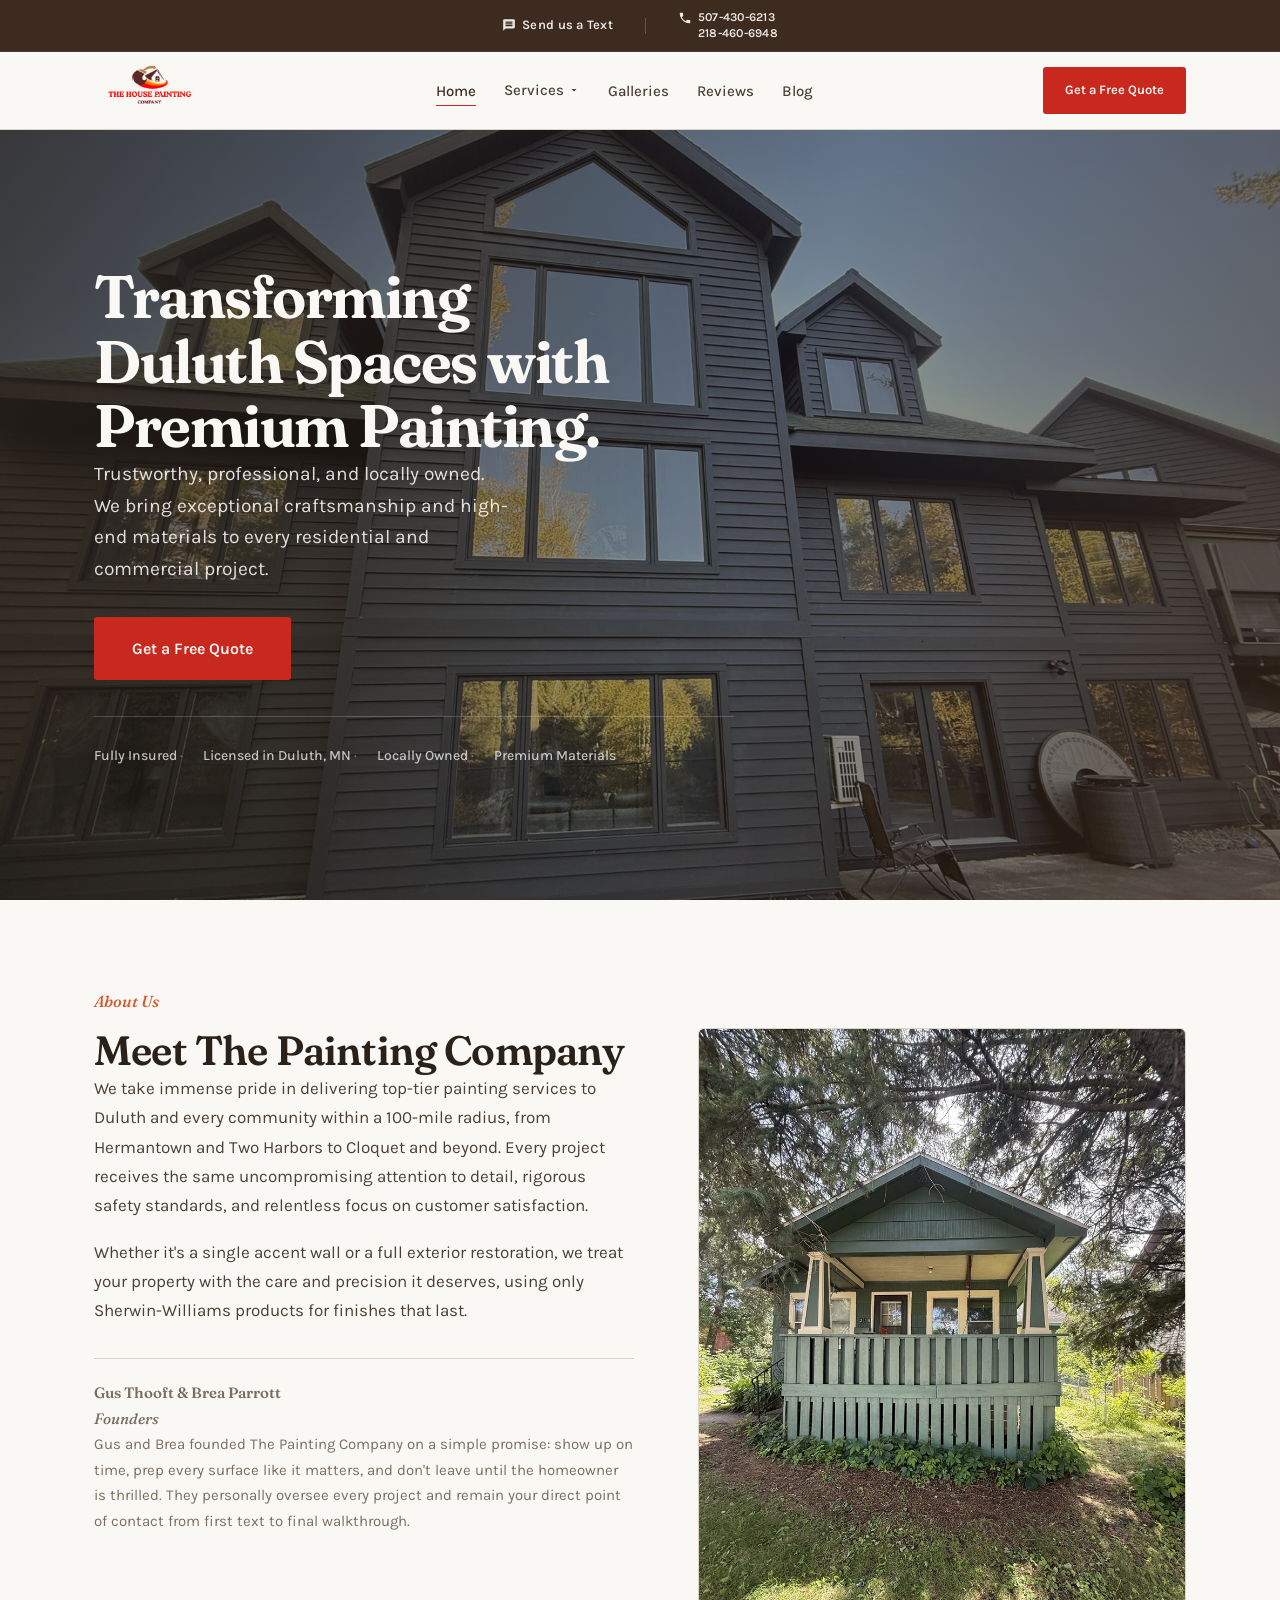
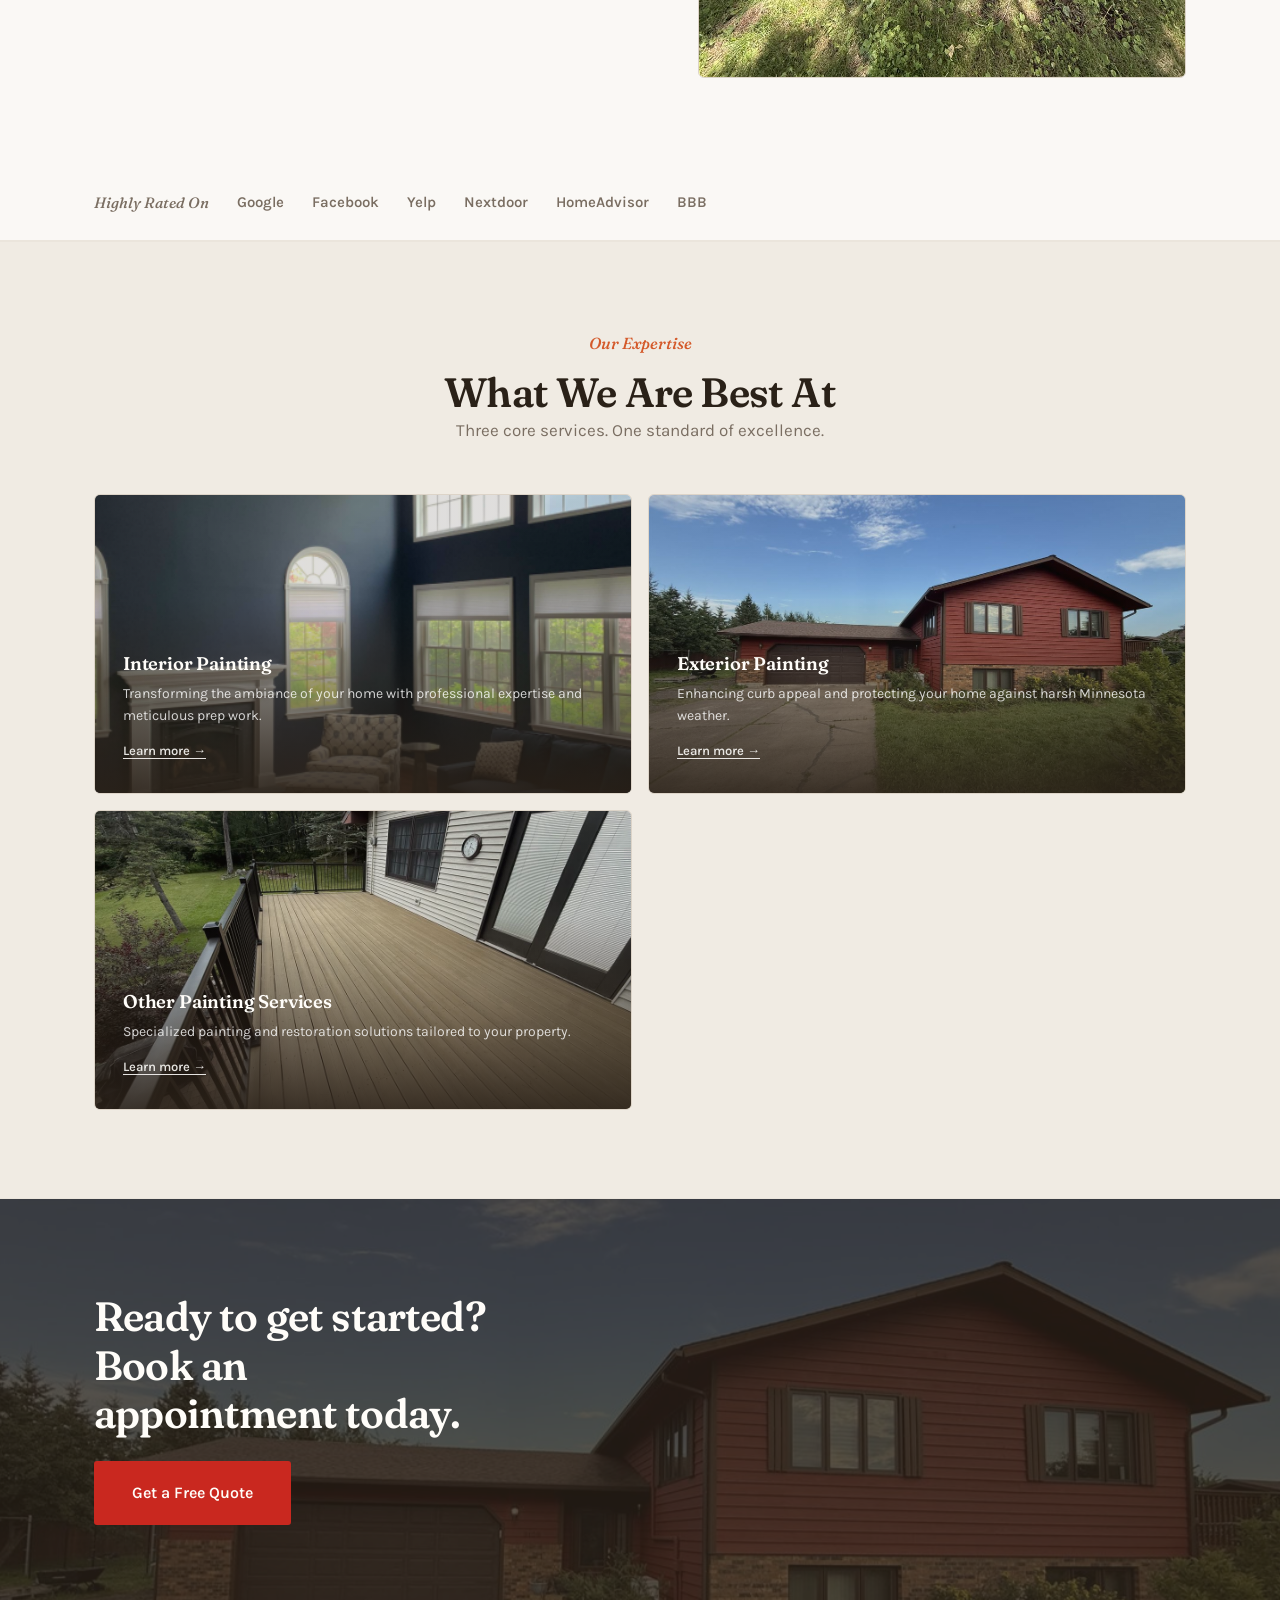
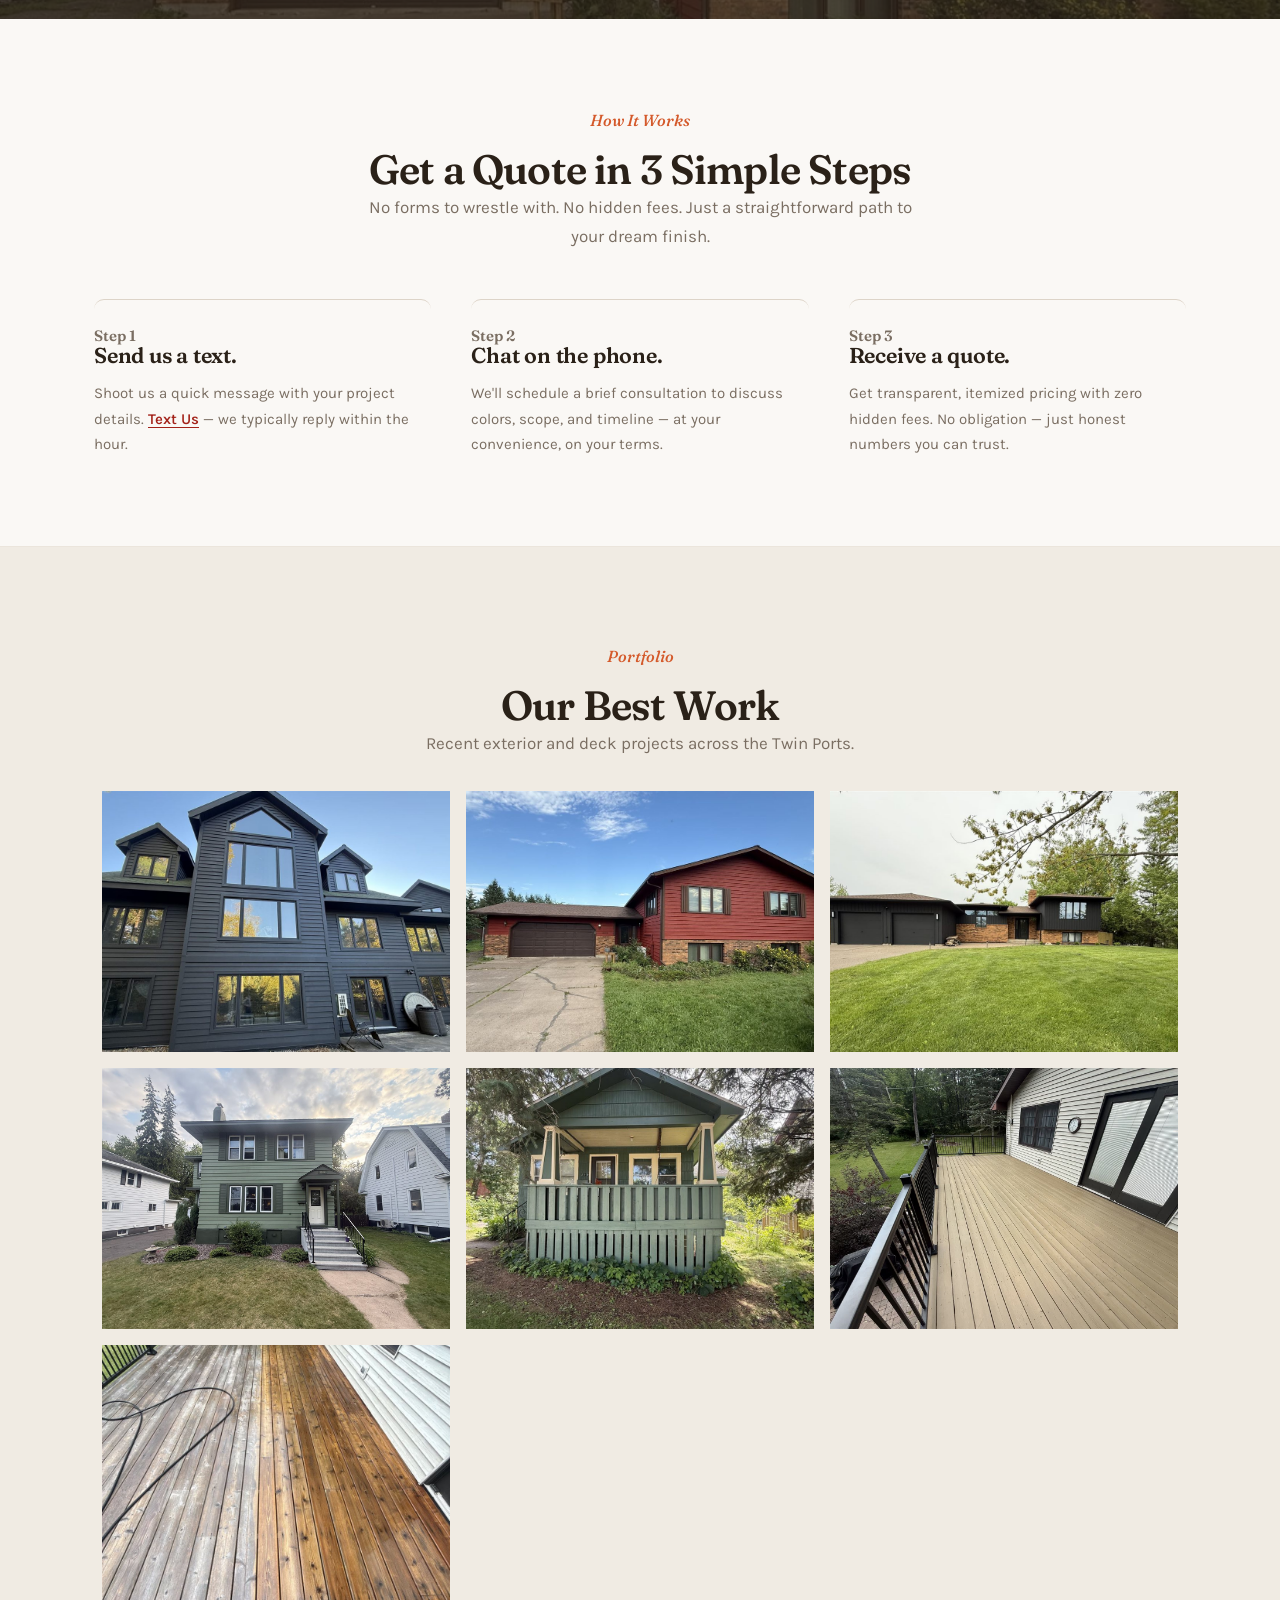
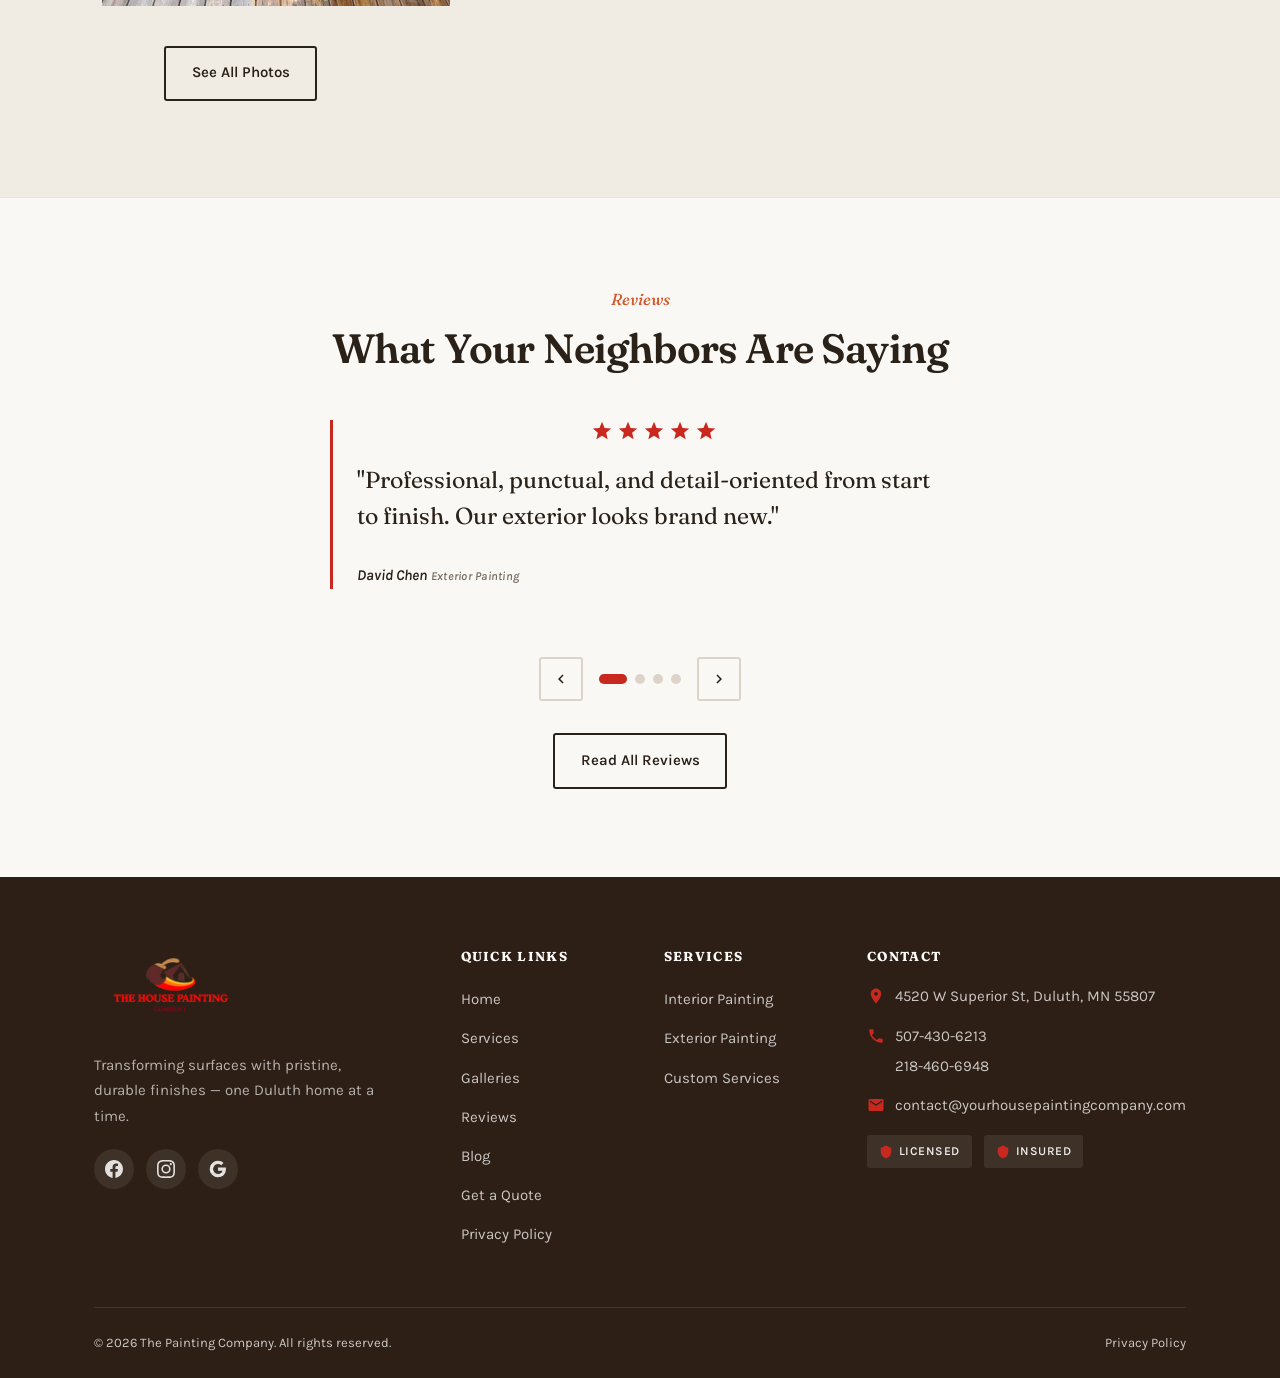
<file: index.html>
﻿<!DOCTYPE html>
<html lang="en">
<head>
  <meta charset="UTF-8">
  <meta name="viewport" content="width=device-width, initial-scale=1.0">
  <meta name="description" content="The Painting Company — Transforming Duluth spaces with premium interior and exterior painting. Locally owned. Licensed & insured. Get a free quote today.">
  <title>The Painting Company | Duluth, MN</title>
  <link rel="preconnect" href="https://fonts.googleapis.com">
  <link rel="preconnect" href="https://fonts.gstatic.com" crossorigin>
  <link href="https://fonts.googleapis.com/css2?family=Fraunces:opsz,wght@9..144,500;9..144,600;9..144,650&family=Karla:wght@400;500;600&display=swap" rel="stylesheet">
  <link rel="icon" href="assets/logo.png" type="image/png">
  <link rel="stylesheet" href="css/style.css">
</head>
<body>

  <!-- ========== SITE HEADER ========== -->
  <div class="site-header" role="banner">
    <div class="top-bar">
      <div class="top-bar__inner">
        <a href="sms:+12184606948" class="top-bar__link">
          <svg viewBox="0 0 24 24" aria-hidden="true"><path d="M20 2H4c-1.1 0-2 .9-2 2v18l4-4h14c1.1 0 2-.9 2-2V4c0-1.1-.9-2-2-2zm-2 12H6v-2h12v2zm0-3H6V9h12v2zm0-3H6V6h12v2z"/></svg>
          Send us a Text
        </a>
        <span class="top-bar__divider" aria-hidden="true"></span>
        <div class="top-bar__phones">
          <a href="tel:+15074306213" class="top-bar__link">
            <svg viewBox="0 0 24 24" aria-hidden="true"><path d="M6.62 10.79c1.44 2.83 3.76 5.14 6.59 6.59l2.2-2.2c.27-.27.67-.36 1.02-.24 1.12.37 2.33.57 3.57.57.55 0 1 .45 1 1V20c0 .55-.45 1-1 1-9.39 0-17-7.61-17-17 0-.55.45-1 1-1h3.5c.55 0 1 .45 1 1 0 1.25.2 2.45.57 3.57.11.35.03.74-.25 1.02l-2.2 2.2z"/></svg>
            507-430-6213
          </a>
          <a href="tel:+12184606948" class="top-bar__link top-bar__link--secondary">218-460-6948</a>
        </div>
      </div>
    </div>

    <header class="header">
      <div class="header__inner">
        <a href="index.html" class="header__logo" aria-label="The House Painting Company — Home">
          <img src="assets/logo.png" alt="The House Painting Company" class="header__logo-img" width="200" height="72">
        </a>

        <nav class="header__nav" aria-label="Main navigation">
          <ul class="header__nav-list">
            <li><a href="index.html" class="header__nav-link header__nav-link--active">Home</a></li>
            <li class="nav-item--dropdown">
              <a href="services.html" class="header__nav-link">
                Services
                <svg viewBox="0 0 24 24" aria-hidden="true"><path d="M7 10l5 5 5-5z"/></svg>
              </a>
              <div class="nav-dropdown" role="menu">
                <a href="services.html#interior" class="nav-dropdown__link" role="menuitem">Interior</a>
                <a href="services.html#exterior" class="nav-dropdown__link" role="menuitem">Exterior</a>
                <a href="services.html#custom" class="nav-dropdown__link" role="menuitem">Custom Services</a>
              </div>
            </li>
            <li><a href="gallery.html" class="header__nav-link">Galleries</a></li>
            <li><a href="reviews.html" class="header__nav-link">Reviews</a></li>
            <li><a href="blog.html" class="header__nav-link">Blog</a></li>
          </ul>
        </nav>

        <div class="header__actions">
          <div class="header__cta">
            <a href="contact.html" class="btn btn--primary">Get a Free Quote</a>
          </div>
          <button class="header__toggle" aria-label="Open menu" aria-expanded="false" aria-controls="mobile-nav">
            <span class="header__toggle-bar"></span>
            <span class="header__toggle-bar"></span>
            <span class="header__toggle-bar"></span>
          </button>
        </div>
      </div>
    </header>
  </div>

  <nav class="mobile-nav" id="mobile-nav" aria-label="Mobile navigation">
    <ul class="mobile-nav__list">
      <li><a href="index.html" class="mobile-nav__link">Home</a></li>
      <li>
        <a href="services.html" class="mobile-nav__link">Services</a>
        <div class="mobile-nav__sub">
          <a href="services.html#interior" class="mobile-nav__sub-link">Interior</a>
          <a href="services.html#exterior" class="mobile-nav__sub-link">Exterior</a>
          <a href="services.html#custom" class="mobile-nav__sub-link">Custom Services</a>
        </div>
      </li>
      <li><a href="gallery.html" class="mobile-nav__link">Galleries</a></li>
      <li><a href="reviews.html" class="mobile-nav__link">Reviews</a></li>
      <li><a href="blog.html" class="mobile-nav__link">Blog</a></li>
    </ul>
        <a href="tel:+15074306213" class="mobile-nav__phone">507-430-6213</a>
    <a href="tel:+12184606948" class="mobile-nav__phone">218-460-6948</a>
    <a href="sms:+12184606948" class="mobile-nav__phone" style="margin-top: 0.5rem;">Text Us</a>
    <div class="mobile-nav__cta">
      <a href="contact.html" class="btn btn--primary btn--lg">Get a Free Quote</a>
    </div>
  </nav>

  <main class="page-offset">

    <!-- ========== 1. HERO ========== -->
    <section class="hero" aria-label="Welcome">
      <div class="hero__media">
        <img
          src="assets/work/hero.jpg"
          alt="The Painting Company exterior project — charcoal finish on a modern Duluth-area home"
          width="1920"
          height="1080"
          fetchpriority="high"
        >
      </div>
      <div class="hero__overlay" aria-hidden="true"></div>
      <div class="container">
        <div class="hero__content fade-in">
          <h1>Transforming Duluth Spaces with Premium Painting.</h1>
          <p>Trustworthy, professional, and locally owned. We bring exceptional craftsmanship and high-end materials to every residential and commercial project.</p>
          <div class="hero__actions">
            <a href="contact.html" class="btn btn--primary btn--lg">Get a Free Quote</a>
          </div>
          <div class="hero-trust" aria-label="Trust indicators">
            <div class="hero-trust__item">
              <span class="hero-trust__icon" aria-hidden="true"><svg viewBox="0 0 24 24"><path d="M12 1L3 5v6c0 5.55 3.84 10.74 9 12 5.16-1.26 9-6.45 9-12V5l-9-4z"/></svg></span>
              Fully Insured
            </div>
            <div class="hero-trust__item">
              <span class="hero-trust__icon" aria-hidden="true"><svg viewBox="0 0 24 24"><path d="M14 2H6c-1.1 0-2 .9-2 2v16c0 1.1.9 2 2 2h12c1.1 0 2-.9 2-2V8l-6-6zm-1 2l5 5h-5V4z"/></svg></span>
              Licensed in Duluth, MN
            </div>
            <div class="hero-trust__item">
              <span class="hero-trust__icon" aria-hidden="true"><svg viewBox="0 0 24 24"><path d="M12 2C8.13 2 5 5.13 5 9c0 5.25 7 13 7 13s7-7.75 7-13c0-3.87-3.13-7-7-7zm0 9.5c-1.38 0-2.5-1.12-2.5-2.5s1.12-2.5 2.5-2.5 2.5 1.12 2.5 2.5-1.12 2.5-2.5 2.5z"/></svg></span>
              Locally Owned
            </div>
            <div class="hero-trust__item">
              <span class="hero-trust__icon" aria-hidden="true"><svg viewBox="0 0 24 24"><path d="M12 2l3.09 6.26L22 9.27l-5 4.87 1.18 6.88L12 17.77l-6.18 3.25L7 14.14 2 9.27l6.91-1.01L12 2z"/></svg></span>
              Premium Materials
            </div>
          </div>
        </div>
      </div>
    </section>

    <!-- ========== 2. ABOUT / FOUNDER ========== -->
    <section class="section" aria-labelledby="founder-heading">
      <div class="container">
        <div class="founder-section fade-in">
          <div class="founder-section__content">
            <span class="section-label">About Us</span>
            <h2 id="founder-heading">Meet The Painting Company</h2>
            <p>We take immense pride in delivering top-tier painting services to Duluth and every community within a 100-mile radius, from Hermantown and Two Harbors to Cloquet and beyond. Every project receives the same uncompromising attention to detail, rigorous safety standards, and relentless focus on customer satisfaction.</p>
            <p>Whether it's a single accent wall or a full exterior restoration, we treat your property with the care and precision it deserves, using only Sherwin-Williams products for finishes that last.</p>
            <div class="founder-callout">
              <p class="founder-callout__name">Gus Thooft &amp; Brea Parrott</p>
              <p class="founder-callout__role">Founders</p>
              <p>Gus and Brea founded The Painting Company on a simple promise: show up on time, prep every surface like it matters, and don't leave until the homeowner is thrilled. They personally oversee every project and remain your direct point of contact from first text to final walkthrough.</p>
            </div>
          </div>
          <div class="founder-section__image">
            <img
              src="assets/work/exterior-sage-bungalow.jpeg"
              alt="Completed sage green exterior painting on a bungalow by The Painting Company"
              width="900"
              height="1200"
              loading="lazy"
            >
          </div>
        </div>
      </div>
    </section>

    <!-- ========== 3. PLATFORM RECOGNITION BAR ========== -->
    <section class="platform-bar" aria-label="Highly rated on">
      <div class="container">
        <div class="platform-bar__inner fade-in">
          <span class="platform-bar__label">Highly Rated On</span>
          <span class="platform-logo platform-logo--google">Google</span>
          <span class="platform-logo platform-logo--facebook">Facebook</span>
          <span class="platform-logo platform-logo--yelp">Yelp</span>
          <span class="platform-logo">Nextdoor</span>
          <span class="platform-logo">HomeAdvisor</span>
          <span class="platform-logo platform-logo--bbb">BBB</span>
        </div>
      </div>
    </section>

    <!-- ========== 4. WHAT WE ARE BEST AT ========== -->
    <section class="section section--gray" aria-labelledby="best-at-heading">
      <div class="container">
        <div class="text-center fade-in" style="max-width: 640px; margin: 0 auto 3rem;">
          <span class="section-label">Our Expertise</span>
          <h2 id="best-at-heading">What We Are Best At</h2>
          <p class="text-muted">Three core services. One standard of excellence.</p>
        </div>

        <div class="services-grid fade-in">
          <a href="services.html#interior" class="service-tile">
            <div class="service-tile__bg">
              <img src="assets/work/interior-living-room.png" alt="Interior painting with navy walls and crisp white trim in a modern living room" loading="lazy">
            </div>
            <div class="service-tile__overlay" aria-hidden="true"></div>
            <div class="service-tile__content">
              <h3>Interior Painting</h3>
              <p>Transforming the ambiance of your home with professional expertise and meticulous prep work.</p>
              <span class="service-tile__link">Learn more →</span>
            </div>
          </a>

          <a href="services.html#exterior" class="service-tile">
            <div class="service-tile__bg">
              <img src="assets/work/exterior-red-trim.jpg" alt="Exterior painting on a split-level home with bold red siding" loading="lazy">
            </div>
            <div class="service-tile__overlay" aria-hidden="true"></div>
            <div class="service-tile__content">
              <h3>Exterior Painting</h3>
              <p>Enhancing curb appeal and protecting your home against harsh Minnesota weather.</p>
              <span class="service-tile__link">Learn more →</span>
            </div>
          </a>

          <a href="services.html#custom" class="service-tile">
            <div class="service-tile__bg">
              <img src="assets/work/deck-staining-complete.jpeg" alt="Professional deck staining and sealing on a backyard deck" width="800" height="600" loading="lazy">
            </div>
            <div class="service-tile__overlay" aria-hidden="true"></div>
            <div class="service-tile__content">
              <h3>Other Painting Services</h3>
              <p>Specialized painting and restoration solutions tailored to your property.</p>
              <span class="service-tile__link">Learn more →</span>
            </div>
          </a>
        </div>
      </div>
    </section>

    <!-- ========== 5. PARALLAX CTA BREAK ========== -->
    <section class="parallax-cta" aria-labelledby="parallax-cta-heading" data-parallax>
      <div class="parallax-cta__bg">
        <img src="assets/work/cta-exterior-detail.jpg" alt="" loading="lazy" aria-hidden="true">
      </div>
      <div class="parallax-cta__overlay" aria-hidden="true"></div>
      <div class="parallax-cta__content fade-in">
        <h2 id="parallax-cta-heading">Ready to get started? Book an appointment today.</h2>
        <a href="contact.html" class="btn btn--primary btn--lg">Get a Free Quote</a>
      </div>
    </section>

    <!-- ========== 6. 3 SIMPLE STEPS ========== -->
    <section class="section" aria-labelledby="steps-heading">
      <div class="container">
        <div class="text-center fade-in" style="max-width: 560px; margin: 0 auto 3rem;">
          <span class="section-label">How It Works</span>
          <h2 id="steps-heading">Get a Quote in 3 Simple Steps</h2>
          <p class="text-muted">No forms to wrestle with. No hidden fees. Just a straightforward path to your dream finish.</p>
        </div>

        <div class="steps-grid fade-in">
          <div class="step-card">
            <div class="step-card__icon" aria-hidden="true">
              <svg viewBox="0 0 24 24"><path d="M20 2H4c-1.1 0-2 .9-2 2v18l4-4h14c1.1 0 2-.9 2-2V4c0-1.1-.9-2-2-2zm-2 12H6v-2h12v2zm0-3H6V9h12v2zm0-3H6V6h12v2z"/></svg>
            </div>
            <p class="step-card__number">Step 1</p>
            <h3>Send us a text.</h3>
            <p>Shoot us a quick message with your project details. <a href="sms:+12184606948">Text Us</a> — we typically reply within the hour.</p>
          </div>

          <div class="step-card">
            <div class="step-card__icon" aria-hidden="true">
              <svg viewBox="0 0 24 24"><path d="M6.62 10.79c1.44 2.83 3.76 5.14 6.59 6.59l2.2-2.2c.27-.27.67-.36 1.02-.24 1.12.37 2.33.57 3.57.57.55 0 1 .45 1 1V20c0 .55-.45 1-1 1-9.39 0-17-7.61-17-17 0-.55.45-1 1-1h3.5c.55 0 1 .45 1 1 0 1.25.2 2.45.57 3.57.11.35.03.74-.25 1.02l-2.2 2.2z"/></svg>
            </div>
            <p class="step-card__number">Step 2</p>
            <h3>Chat on the phone.</h3>
            <p>We'll schedule a brief consultation to discuss colors, scope, and timeline — at your convenience, on your terms.</p>
          </div>

          <div class="step-card">
            <div class="step-card__icon" aria-hidden="true">
              <svg viewBox="0 0 24 24"><path d="M14 2H6c-1.1 0-2 .9-2 2v16c0 1.1.9 2 2 2h12c1.1 0 2-.9 2-2V8l-6-6zm2 16H8v-2h8v2zm0-4H8v-2h8v2zm-3-5V3.5L18.5 9H13z"/></svg>
            </div>
            <p class="step-card__number">Step 3</p>
            <h3>Receive a quote.</h3>
            <p>Get transparent, itemized pricing with zero hidden fees. No obligation — just honest numbers you can trust.</p>
          </div>
        </div>
      </div>
    </section>

    <!-- ========== 7. PORTFOLIO PREVIEW ========== -->
    <section class="portfolio-preview section--gray" aria-labelledby="portfolio-heading">
      <div class="container" style="margin-bottom: 2rem;">
        <div class="text-center fade-in">
          <span class="section-label">Portfolio</span>
          <h2 id="portfolio-heading">Our Best Work</h2>
          <p class="text-muted">Recent exterior and deck projects across the Twin Ports.</p>
        </div>
      </div>

      <div class="portfolio-grid portfolio-grid--featured fade-in">
        <div class="portfolio-grid__item">
          <img src="assets/work/exterior-matte-black.jpg" alt="Matte black exterior finish on multi-level home by The Painting Company" loading="lazy">
        </div>
        <div class="portfolio-grid__item">
          <img src="assets/work/exterior-red-trim.jpg" alt="Bold red exterior with dark brown trim on split-level home" loading="lazy">
        </div>
        <div class="portfolio-grid__item">
          <img src="assets/work/exterior-charcoal-brick.jpg" alt="Charcoal exterior with brick accent on split-level home" loading="lazy">
        </div>
        <div class="portfolio-grid__item">
          <img src="assets/work/exterior-sage-two-story.jpeg" alt="Sage green exterior with dark green trim on a two-story home" loading="lazy">
        </div>
        <div class="portfolio-grid__item">
          <img src="assets/work/exterior-sage-bungalow.jpeg" alt="Sage green bungalow with cream trim and front porch" loading="lazy">
        </div>
        <div class="portfolio-grid__item">
          <img src="assets/work/deck-staining-complete.jpeg" alt="Freshly stained backyard deck with warm tan finish" width="800" height="600" loading="lazy">
        </div>
        <div class="portfolio-grid__item">
          <img src="assets/work/deck-staining-in-progress.jpeg" alt="Deck staining transformation — weathered wood beside freshly stained boards" width="600" height="800" loading="lazy">
        </div>
      </div>

      <div class="container portfolio-preview__cta fade-in">
        <a href="gallery.html" class="btn btn--outline-dark">See All Photos</a>
      </div>
    </section>

    <!-- ========== 8. REVIEWS CAROUSEL ========== -->
    <section class="section testimonials" aria-labelledby="reviews-heading">
      <div class="container">
        <div class="text-center fade-in" style="margin-bottom: 3rem;">
          <span class="section-label">Reviews</span>
          <h2 id="reviews-heading">What Your Neighbors Are Saying</h2>
        </div>

        <div class="testimonials__track" role="region" aria-live="polite" aria-label="Customer reviews">
          <blockquote class="testimonial">
            <div class="testimonial__inner">
              <div class="testimonial__stars" aria-label="5 out of 5 stars">
                <svg viewBox="0 0 24 24"><path d="M12 17.27L18.18 21l-1.64-7.03L22 9.24l-7.19-.61L12 2 9.19 8.63 2 9.24l5.46 4.73L5.82 21z"/></svg>
                <svg viewBox="0 0 24 24"><path d="M12 17.27L18.18 21l-1.64-7.03L22 9.24l-7.19-.61L12 2 9.19 8.63 2 9.24l5.46 4.73L5.82 21z"/></svg>
                <svg viewBox="0 0 24 24"><path d="M12 17.27L18.18 21l-1.64-7.03L22 9.24l-7.19-.61L12 2 9.19 8.63 2 9.24l5.46 4.73L5.82 21z"/></svg>
                <svg viewBox="0 0 24 24"><path d="M12 17.27L18.18 21l-1.64-7.03L22 9.24l-7.19-.61L12 2 9.19 8.63 2 9.24l5.46 4.73L5.82 21z"/></svg>
                <svg viewBox="0 0 24 24"><path d="M12 17.27L18.18 21l-1.64-7.03L22 9.24l-7.19-.61L12 2 9.19 8.63 2 9.24l5.46 4.73L5.82 21z"/></svg>
              </div>
              <p class="testimonial__quote">"Professional, punctual, and detail-oriented from start to finish. Our exterior looks brand new."</p>
              <cite class="testimonial__author">David Chen</cite>
              <span class="review-card__service">Exterior Painting</span>
            </div>
          </blockquote>

          <blockquote class="testimonial">
            <div class="testimonial__inner">
              <div class="testimonial__stars" aria-label="5 out of 5 stars">
                <svg viewBox="0 0 24 24"><path d="M12 17.27L18.18 21l-1.64-7.03L22 9.24l-7.19-.61L12 2 9.19 8.63 2 9.24l5.46 4.73L5.82 21z"/></svg>
                <svg viewBox="0 0 24 24"><path d="M12 17.27L18.18 21l-1.64-7.03L22 9.24l-7.19-.61L12 2 9.19 8.63 2 9.24l5.46 4.73L5.82 21z"/></svg>
                <svg viewBox="0 0 24 24"><path d="M12 17.27L18.18 21l-1.64-7.03L22 9.24l-7.19-.61L12 2 9.19 8.63 2 9.24l5.46 4.73L5.82 21z"/></svg>
                <svg viewBox="0 0 24 24"><path d="M12 17.27L18.18 21l-1.64-7.03L22 9.24l-7.19-.61L12 2 9.19 8.63 2 9.24l5.46 4.73L5.82 21z"/></svg>
                <svg viewBox="0 0 24 24"><path d="M12 17.27L18.18 21l-1.64-7.03L22 9.24l-7.19-.61L12 2 9.19 8.63 2 9.24l5.46 4.73L5.82 21z"/></svg>
              </div>
              <p class="testimonial__quote">"They transformed our entire main floor. The prep work alone set them apart from every other quote we got."</p>
              <cite class="testimonial__author">Sarah Lindstrom</cite>
              <span class="review-card__service">Interior Painting</span>
            </div>
          </blockquote>

          <blockquote class="testimonial">
            <div class="testimonial__inner">
              <div class="testimonial__stars" aria-label="5 out of 5 stars">
                <svg viewBox="0 0 24 24"><path d="M12 17.27L18.18 21l-1.64-7.03L22 9.24l-7.19-.61L12 2 9.19 8.63 2 9.24l5.46 4.73L5.82 21z"/></svg>
                <svg viewBox="0 0 24 24"><path d="M12 17.27L18.18 21l-1.64-7.03L22 9.24l-7.19-.61L12 2 9.19 8.63 2 9.24l5.46 4.73L5.82 21z"/></svg>
                <svg viewBox="0 0 24 24"><path d="M12 17.27L18.18 21l-1.64-7.03L22 9.24l-7.19-.61L12 2 9.19 8.63 2 9.24l5.46 4.73L5.82 21z"/></svg>
                <svg viewBox="0 0 24 24"><path d="M12 17.27L18.18 21l-1.64-7.03L22 9.24l-7.19-.61L12 2 9.19 8.63 2 9.24l5.46 4.73L5.82 21z"/></svg>
                <svg viewBox="0 0 24 24"><path d="M12 17.27L18.18 21l-1.64-7.03L22 9.24l-7.19-.61L12 2 9.19 8.63 2 9.24l5.46 4.73L5.82 21z"/></svg>
              </div>
              <p class="testimonial__quote">"Communication was excellent. They answered every text within minutes and the crew was respectful of our home throughout."</p>
              <cite class="testimonial__author">Jennifer Walsh</cite>
              <span class="review-card__service">Interior Painting</span>
            </div>
          </blockquote>

          <blockquote class="testimonial">
            <div class="testimonial__inner">
              <div class="testimonial__stars" aria-label="5 out of 5 stars">
                <svg viewBox="0 0 24 24"><path d="M12 17.27L18.18 21l-1.64-7.03L22 9.24l-7.19-.61L12 2 9.19 8.63 2 9.24l5.46 4.73L5.82 21z"/></svg>
                <svg viewBox="0 0 24 24"><path d="M12 17.27L18.18 21l-1.64-7.03L22 9.24l-7.19-.61L12 2 9.19 8.63 2 9.24l5.46 4.73L5.82 21z"/></svg>
                <svg viewBox="0 0 24 24"><path d="M12 17.27L18.18 21l-1.64-7.03L22 9.24l-7.19-.61L12 2 9.19 8.63 2 9.24l5.46 4.73L5.82 21z"/></svg>
                <svg viewBox="0 0 24 24"><path d="M12 17.27L18.18 21l-1.64-7.03L22 9.24l-7.19-.61L12 2 9.19 8.63 2 9.24l5.46 4.73L5.82 21z"/></svg>
                <svg viewBox="0 0 24 24"><path d="M12 17.27L18.18 21l-1.64-7.03L22 9.24l-7.19-.61L12 2 9.19 8.63 2 9.24l5.46 4.73L5.82 21z"/></svg>
              </div>
              <p class="testimonial__quote">"Two years after our exterior paint job and it still looks freshly done, even through two brutal winters."</p>
              <cite class="testimonial__author">Robert Olsen</cite>
              <span class="review-card__service">Exterior Painting</span>
            </div>
          </blockquote>
        </div>

        <div class="testimonials__controls">
          <button class="testimonials__btn testimonials__btn--prev" aria-label="Previous review">
            <svg viewBox="0 0 24 24"><path d="M15.41 7.41L14 6l-6 6 6 6 1.41-1.41L10.83 12z"/></svg>
          </button>
          <div class="testimonials__dots" role="tablist" aria-label="Review navigation"></div>
          <button class="testimonials__btn testimonials__btn--next" aria-label="Next review">
            <svg viewBox="0 0 24 24"><path d="M10 6L8.59 7.41 13.17 12l-4.58 4.59L10 18l6-6z"/></svg>
          </button>
        </div>

        <p class="text-center fade-in" style="margin-top: 2rem;">
          <a href="reviews.html" class="btn btn--outline-dark">Read All Reviews</a>
        </p>
      </div>
    </section>

  </main>

  <!-- ========== 9. FOOTER ========== -->
  <footer class="footer" role="contentinfo">
    <div class="container">
      <div class="footer__grid">
        <div class="footer__brand">
          <a href="index.html" class="header__logo" aria-label="The House Painting Company — Home">
            <img src="assets/logo.png" alt="The House Painting Company" class="header__logo-img header__logo-img--footer" width="220" height="80">
          </a>
          <p class="footer__mission">Transforming surfaces with pristine, durable finishes — one Duluth home at a time.</p>
          <div class="footer__social" aria-label="Social media">
            <a href="#" class="footer__social-link" aria-label="Facebook">
              <svg viewBox="0 0 24 24"><path d="M24 12.073c0-6.627-5.373-12-12-12s-12 5.373-12 12c0 5.99 4.388 10.954 10.125 11.854v-8.385H7.078v-3.47h3.047V9.43c0-3.007 1.792-4.669 4.533-4.669 1.312 0 2.686.235 2.686.235v2.953H15.83c-1.491 0-1.956.925-1.956 1.874v2.25h3.328l-.532 3.47h-2.796v8.385C19.612 23.027 24 18.062 24 12.073z"/></svg>
            </a>
            <a href="#" class="footer__social-link" aria-label="Instagram">
              <svg viewBox="0 0 24 24"><path d="M12 2.163c3.204 0 3.584.012 4.85.07 3.252.148 4.771 1.691 4.919 4.919.058 1.265.069 1.645.069 4.849 0 3.205-.012 3.584-.069 4.849-.149 3.225-1.664 4.771-4.919 4.919-1.266.058-1.644.07-4.85.07-3.204 0-3.584-.012-4.849-.07-3.26-.149-4.771-1.699-4.919-4.92-.058-1.265-.07-1.644-.07-4.849 0-3.204.013-3.583.07-4.849.149-3.227 1.664-4.771 4.919-4.919 1.266-.057 1.645-.069 4.849-.069zM12 0C8.741 0 8.333.014 7.053.072 2.695.272.273 2.69.073 7.052.014 8.333 0 8.741 0 12c0 3.259.014 3.668.072 4.948.2 4.358 2.618 6.78 6.98 6.98C8.333 23.986 8.741 24 12 24c3.259 0 3.668-.014 4.948-.072 4.354-.2 6.782-2.618 6.979-6.98.059-1.28.073-1.689.073-4.948 0-3.259-.014-3.667-.072-4.947-.196-4.354-2.617-6.78-6.979-6.98C15.668.014 15.259 0 12 0zm0 5.838a6.162 6.162 0 100 12.324 6.162 6.162 0 000-12.324zM12 16a4 4 0 110-8 4 4 0 010 8zm6.406-11.845a1.44 1.44 0 100 2.881 1.44 1.44 0 000-2.881z"/></svg>
            </a>
            <a href="#" class="footer__social-link" aria-label="Google">
              <svg viewBox="0 0 24 24"><path d="M22.56 12.25c0-.78-.07-1.53-.2-2.25H12v4.26h5.92c-.26 1.37-1.04 2.53-2.21 3.31v2.77h3.57c2.08-1.92 3.28-4.74 3.28-8.09z"/><path d="M12 23c2.97 0 5.46-.98 7.28-2.66l-3.57-2.77c-.98.66-2.23 1.06-3.71 1.06-2.86 0-5.29-1.93-6.16-4.53H2.18v2.84C3.99 20.53 7.7 23 12 23z"/><path d="M5.84 14.09c-.22-.66-.35-1.36-.35-2.09s.13-1.43.35-2.09V7.07H2.18C1.43 8.55 1 10.22 1 12s.43 3.45 1.18 4.93l2.85-2.22.81-.62z"/><path d="M12 5.38c1.62 0 3.06.56 4.21 1.64l3.15-3.15C17.45 2.09 14.97 1 12 1 7.7 1 3.99 3.47 2.18 7.07l3.66 2.84c.87-2.6 3.3-4.53 6.16-4.53z"/></svg>
            </a>
          </div>
        </div>

        <div>
          <h3 class="footer__heading">Quick Links</h3>
          <ul class="footer__links">
            <li><a href="index.html">Home</a></li>
            <li><a href="services.html">Services</a></li>
            <li><a href="gallery.html">Galleries</a></li>
            <li><a href="reviews.html">Reviews</a></li>
            <li><a href="blog.html">Blog</a></li>
            <li><a href="contact.html">Get a Quote</a></li>
            <li><a href="privacy.html">Privacy Policy</a></li>
          </ul>
        </div>

        <div>
          <h3 class="footer__heading">Services</h3>
          <ul class="footer__links">
            <li><a href="services.html#interior">Interior Painting</a></li>
            <li><a href="services.html#exterior">Exterior Painting</a></li>
            <li><a href="services.html#custom">Custom Services</a></li>
          </ul>
        </div>

        <div>
          <h3 class="footer__heading">Contact</h3>
          <div class="footer__contact-item">
            <svg viewBox="0 0 24 24"><path d="M12 2C8.13 2 5 5.13 5 9c0 5.25 7 13 7 13s7-7.75 7-13c0-3.87-3.13-7-7-7zm0 9.5c-1.38 0-2.5-1.12-2.5-2.5s1.12-2.5 2.5-2.5 2.5 1.12 2.5 2.5-1.12 2.5-2.5 2.5z"/></svg>
            <span>4520 W Superior St, Duluth, MN 55807</span>
          </div>
          <div class="footer__contact-item">
            <svg viewBox="0 0 24 24"><path d="M6.62 10.79c1.44 2.83 3.76 5.14 6.59 6.59l2.2-2.2c.27-.27.67-.36 1.02-.24 1.12.37 2.33.57 3.57.57.55 0 1 .45 1 1V20c0 .55-.45 1-1 1-9.39 0-17-7.61-17-17 0-.55.45-1 1-1h3.5c.55 0 1 .45 1 1 0 1.25.2 2.45.57 3.57.11.35.03.74-.25 1.02l-2.2 2.2z"/></svg>
            <span class="phone-stack"><a href="tel:+15074306213">507-430-6213</a><a href="tel:+12184606948">218-460-6948</a></span>
          </div>
          <div class="footer__contact-item">
            <svg viewBox="0 0 24 24"><path d="M20 4H4c-1.1 0-1.99.9-1.99 2L2 18c0 1.1.9 2 2 2h16c1.1 0 2-.9 2-2V6c0-1.1-.9-2-2-2zm0 4l-8 5-8-5V6l8 5 8-5v2z"/></svg>
            <a href="mailto:contact@yourhousepaintingcompany.com">contact@yourhousepaintingcompany.com</a>
          </div>
          <div class="footer__badges" style="margin-top: 1rem;">
            <span class="footer__badge"><svg viewBox="0 0 24 24"><path d="M12 1L3 5v6c0 5.55 3.84 10.74 9 12 5.16-1.26 9-6.45 9-12V5l-9-4z"/></svg>Licensed</span>
            <span class="footer__badge"><svg viewBox="0 0 24 24"><path d="M12 1L3 5v6c0 5.55 3.84 10.74 9 12 5.16-1.26 9-6.45 9-12V5l-9-4z"/></svg>Insured</span>
          </div>
        </div>
      </div>

      <div class="footer__bottom">
        <span>&copy; 2026 The Painting Company. All rights reserved.</span>
        <a href="privacy.html">Privacy Policy</a>
      </div>
    </div>
  </footer>

  <script src="js/main.js" defer></script>
</body>
</html>
</file>
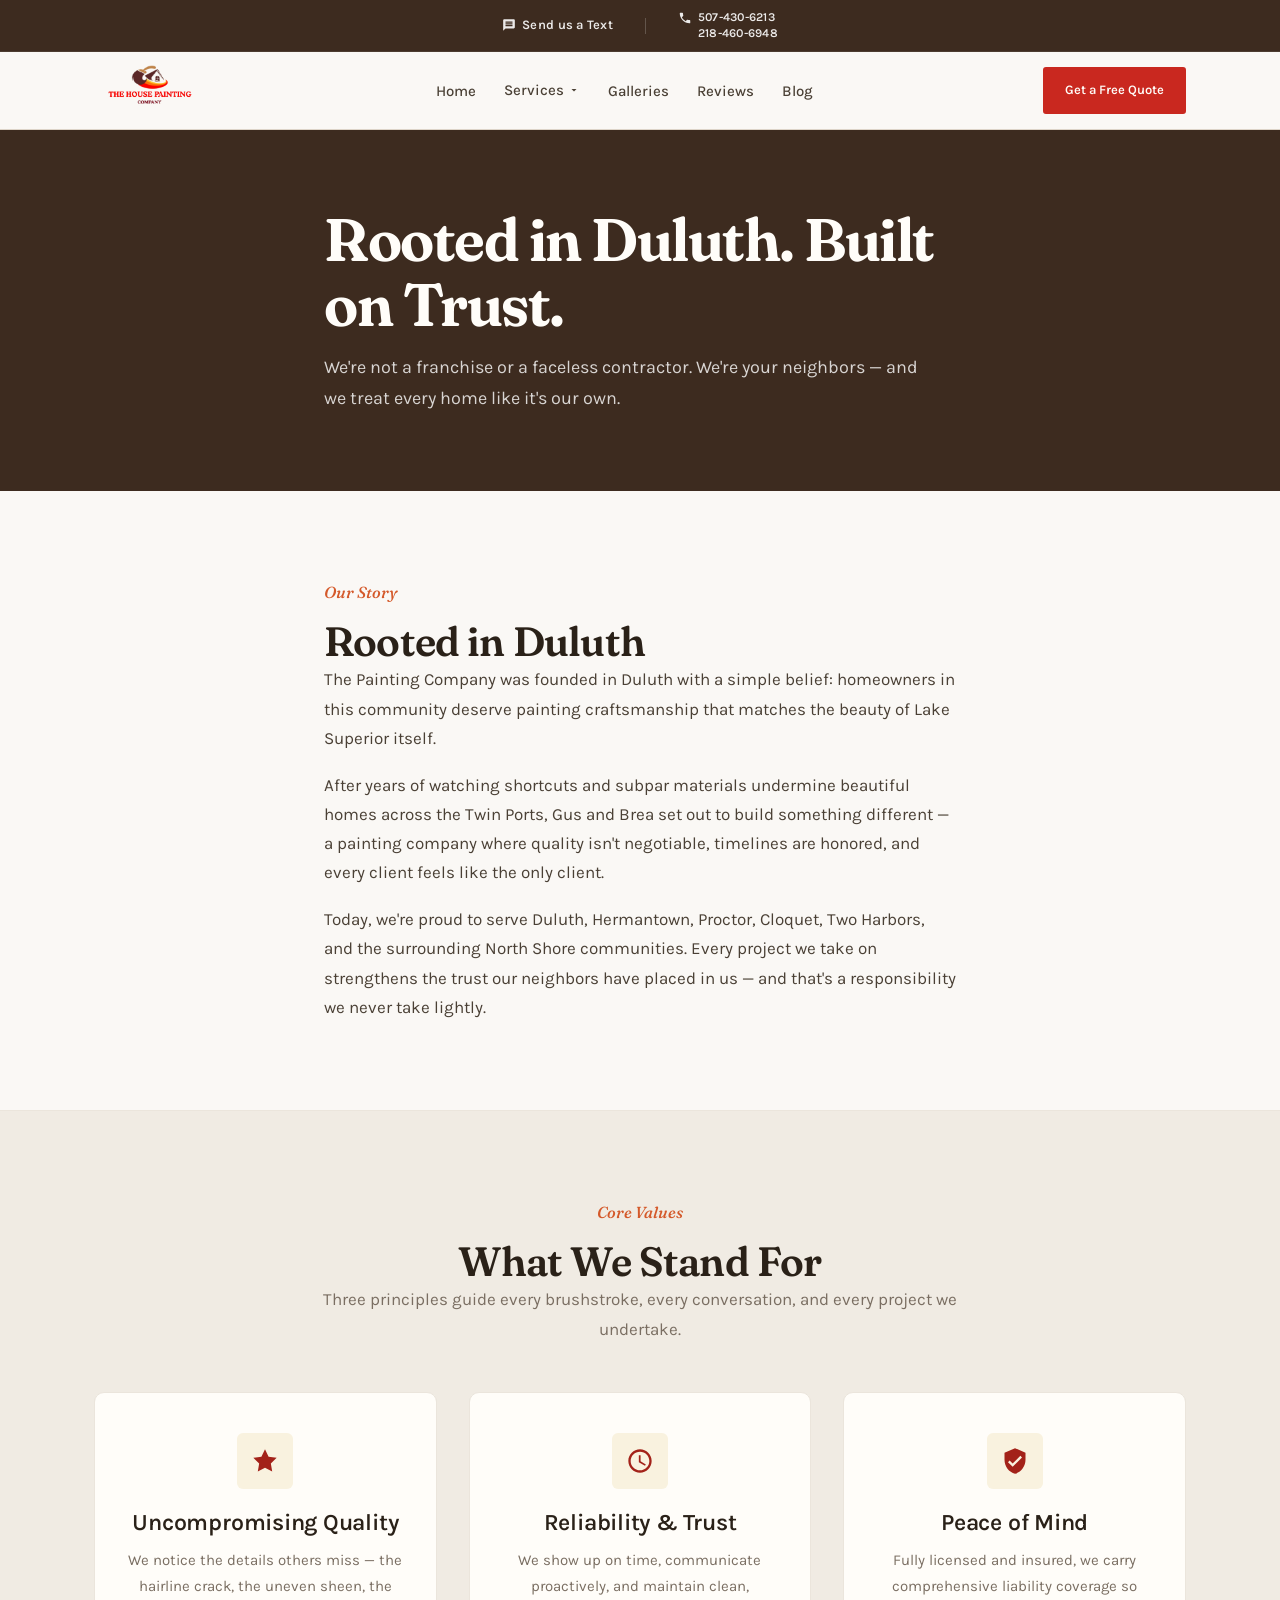
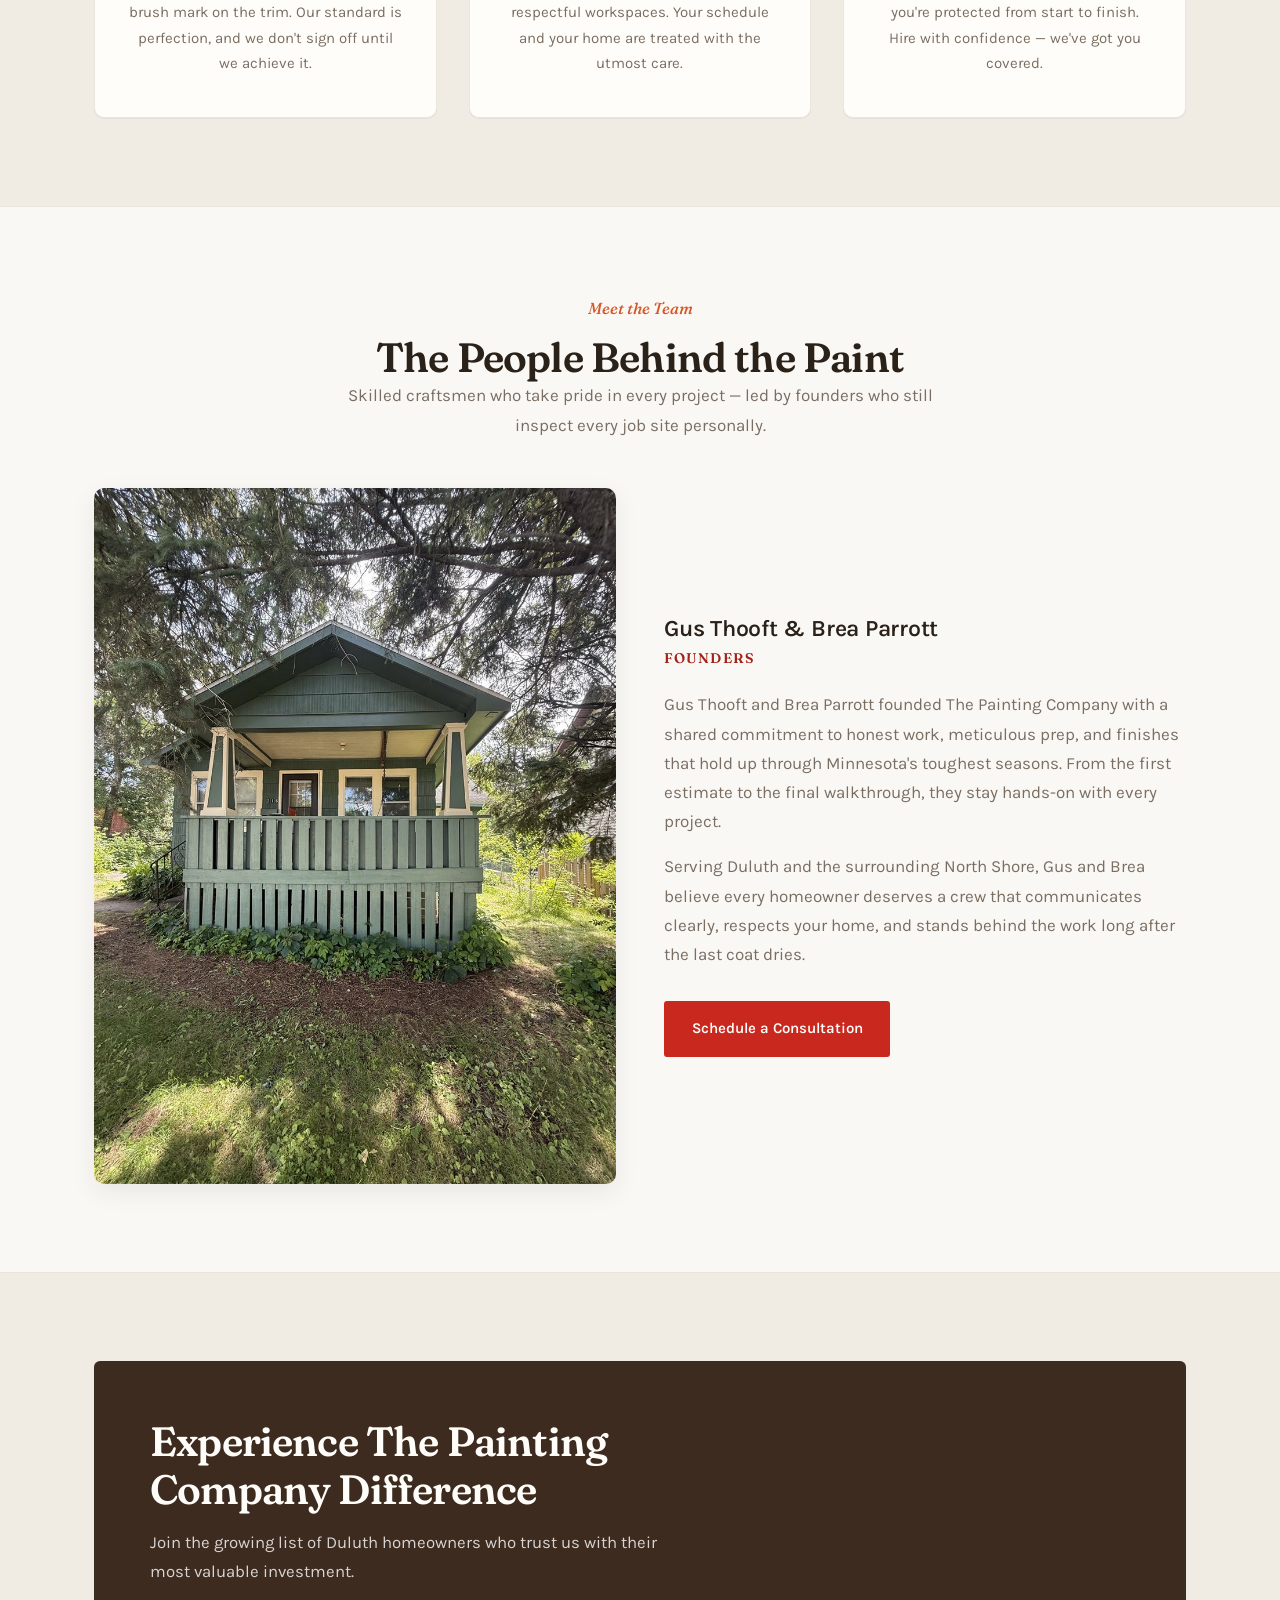
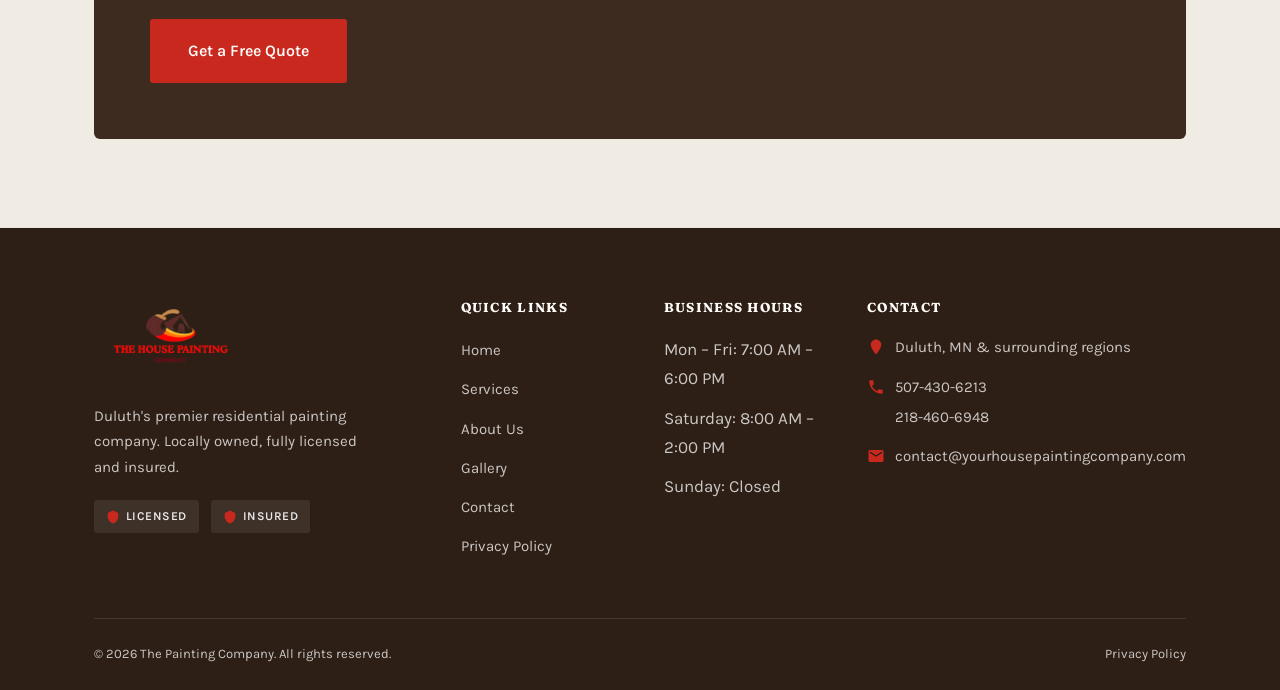
<file: about.html>
<!DOCTYPE html>
<html lang="en">
<head>
  <meta charset="UTF-8">
  <meta name="viewport" content="width=device-width, initial-scale=1.0">
  <link rel="icon" href="assets/logo.png" type="image/png">
  <meta name="description" content="Meet the team behind The Painting Company — locally owned in Duluth, MN. Uncompromising quality, reliability, and peace of mind.">
  <title>About Us | The Painting Company | Duluth, MN</title>
  <link rel="preconnect" href="https://fonts.googleapis.com">
  <link rel="preconnect" href="https://fonts.gstatic.com" crossorigin>
  <link href="https://fonts.googleapis.com/css2?family=Fraunces:opsz,wght@9..144,500;9..144,600;9..144,650&family=Karla:wght@400;500;600&display=swap" rel="stylesheet">
  <link rel="icon" href="assets/logo.png" type="image/png">
  <link rel="stylesheet" href="css/style.css">
</head>
<body>

  <!-- ========== SITE HEADER ========== -->
  <div class="site-header" role="banner">
    <div class="top-bar">
      <div class="top-bar__inner">
        <a href="sms:+12184606948" class="top-bar__link">
          <svg viewBox="0 0 24 24" aria-hidden="true"><path d="M20 2H4c-1.1 0-2 .9-2 2v18l4-4h14c1.1 0 2-.9 2-2V4c0-1.1-.9-2-2-2zm-2 12H6v-2h12v2zm0-3H6V9h12v2zm0-3H6V6h12v2z"/></svg>
          Send us a Text
        </a>
        <span class="top-bar__divider" aria-hidden="true"></span>
        <div class="top-bar__phones">
          <a href="tel:+15074306213" class="top-bar__link">
            <svg viewBox="0 0 24 24" aria-hidden="true"><path d="M6.62 10.79c1.44 2.83 3.76 5.14 6.59 6.59l2.2-2.2c.27-.27.67-.36 1.02-.24 1.12.37 2.33.57 3.57.57.55 0 1 .45 1 1V20c0 .55-.45 1-1 1-9.39 0-17-7.61-17-17 0-.55.45-1 1-1h3.5c.55 0 1 .45 1 1 0 1.25.2 2.45.57 3.57.11.35.03.74-.25 1.02l-2.2 2.2z"/></svg>
            507-430-6213
          </a>
          <a href="tel:+12184606948" class="top-bar__link top-bar__link--secondary">218-460-6948</a>
        </div>
      </div>
    </div>

    <header class="header">
      <div class="header__inner">
                <a href="index.html" class="header__logo" aria-label="The House Painting Company — Home">
          <img src="assets/logo.png" alt="The House Painting Company" class="header__logo-img" width="200" height="72">
        </a>

        <nav class="header__nav" aria-label="Main navigation">
          <ul class="header__nav-list">
            <li><a href="index.html" class="header__nav-link">Home</a></li>
            <li class="nav-item--dropdown">
              <a href="services.html" class="header__nav-link">
                Services
                <svg viewBox="0 0 24 24" aria-hidden="true"><path d="M7 10l5 5 5-5z"/></svg>
              </a>
              <div class="nav-dropdown" role="menu">
                <a href="services.html#interior" class="nav-dropdown__link" role="menuitem">Interior</a>
                <a href="services.html#exterior" class="nav-dropdown__link" role="menuitem">Exterior</a>
                <a href="services.html#custom" class="nav-dropdown__link" role="menuitem">Custom Services</a>
              </div>
            </li>
            <li><a href="gallery.html" class="header__nav-link">Galleries</a></li>
            <li><a href="reviews.html" class="header__nav-link">Reviews</a></li>
            <li><a href="blog.html" class="header__nav-link">Blog</a></li>
          </ul>
        </nav>

        <div class="header__actions">
          <div class="header__cta">
            <a href="contact.html" class="btn btn--primary">Get a Free Quote</a>
          </div>
          <button class="header__toggle" aria-label="Open menu" aria-expanded="false" aria-controls="mobile-nav">
            <span class="header__toggle-bar"></span>
            <span class="header__toggle-bar"></span>
            <span class="header__toggle-bar"></span>
          </button>
        </div>
      </div>
    </header>
  </div>

  <nav class="mobile-nav" id="mobile-nav" aria-label="Mobile navigation">
    <ul class="mobile-nav__list">
      <li><a href="index.html" class="mobile-nav__link">Home</a></li>
      <li>
        <a href="services.html" class="mobile-nav__link">Services</a>
        <div class="mobile-nav__sub">
          <a href="services.html#interior" class="mobile-nav__sub-link">Interior</a>
          <a href="services.html#exterior" class="mobile-nav__sub-link">Exterior</a>
          <a href="services.html#custom" class="mobile-nav__sub-link">Custom Services</a>
        </div>
      </li>
      <li><a href="gallery.html" class="mobile-nav__link">Galleries</a></li>
      <li><a href="reviews.html" class="mobile-nav__link">Reviews</a></li>
      <li><a href="blog.html" class="mobile-nav__link">Blog</a></li>
    </ul>
        <a href="tel:+15074306213" class="mobile-nav__phone">507-430-6213</a>
    <a href="tel:+12184606948" class="mobile-nav__phone">218-460-6948</a>
    <a href="sms:+12184606948" class="mobile-nav__phone" style="margin-top: 0.5rem;">Text Us</a>
    <div class="mobile-nav__cta">
      <a href="contact.html" class="btn btn--primary btn--lg">Get a Free Quote</a>
    </div>
  </nav>

  <main class="page-offset">

    <section class="page-hero">
      <div class="container fade-in">
        <h1>Rooted in Duluth. Built on Trust.</h1>
        <p>We're not a franchise or a faceless contractor. We're your neighbors — and we treat every home like it's our own.</p>
      </div>
    </section>

    <!-- OUR STORY -->
    <section class="section" aria-labelledby="story-heading">
      <div class="container container--narrow">
        <div class="fade-in">
          <span class="section-label">Our Story</span>
          <h2 id="story-heading">Rooted in Duluth</h2>
          <p>The Painting Company was founded in Duluth with a simple belief: homeowners in this community deserve painting craftsmanship that matches the beauty of Lake Superior itself.</p>
          <p>After years of watching shortcuts and subpar materials undermine beautiful homes across the Twin Ports, Gus and Brea set out to build something different — a painting company where quality isn't negotiable, timelines are honored, and every client feels like the only client.</p>
          <p>Today, we're proud to serve Duluth, Hermantown, Proctor, Cloquet, Two Harbors, and the surrounding North Shore communities. Every project we take on strengthens the trust our neighbors have placed in us — and that's a responsibility we never take lightly.</p>
        </div>
      </div>
    </section>

    <!-- CORE VALUES -->
    <section class="section section--gray" aria-labelledby="values-heading">
      <div class="container">
        <div class="text-center fade-in" style="max-width: 640px; margin: 0 auto 3rem;">
          <span class="section-label">Core Values</span>
          <h2 id="values-heading">What We Stand For</h2>
          <p class="text-muted">Three principles guide every brushstroke, every conversation, and every project we undertake.</p>
        </div>

        <div class="values-grid fade-in">
          <article class="value-card">
            <div class="value-card__icon" aria-hidden="true">
              <svg viewBox="0 0 24 24"><path d="M12 2l3.09 6.26L22 9.27l-5 4.87 1.18 6.88L12 17.77l-6.18 3.25L7 14.14 2 9.27l6.91-1.01L12 2z"/></svg>
            </div>
            <h3>Uncompromising Quality</h3>
            <p>We notice the details others miss — the hairline crack, the uneven sheen, the brush mark on the trim. Our standard is perfection, and we don't sign off until we achieve it.</p>
          </article>

          <article class="value-card">
            <div class="value-card__icon" aria-hidden="true">
              <svg viewBox="0 0 24 24"><path d="M11.99 2C6.47 2 2 6.48 2 12s4.47 10 9.99 10C17.52 22 22 17.52 22 12S17.52 2 11.99 2zM12 20c-4.42 0-8-3.58-8-8s3.58-8 8-8 8 3.58 8 8-3.58 8-8 8zm.5-13H11v6l5.25 3.15.75-1.23-4.5-2.67z"/></svg>
            </div>
            <h3>Reliability &amp; Trust</h3>
            <p>We show up on time, communicate proactively, and maintain clean, respectful workspaces. Your schedule and your home are treated with the utmost care.</p>
          </article>

          <article class="value-card">
            <div class="value-card__icon" aria-hidden="true">
              <svg viewBox="0 0 24 24"><path d="M12 1L3 5v6c0 5.55 3.84 10.74 9 12 5.16-1.26 9-6.45 9-12V5l-9-4zm-2 16l-4-4 1.41-1.41L10 14.17l6.59-6.59L18 9l-8 8z"/></svg>
            </div>
            <h3>Peace of Mind</h3>
            <p>Fully licensed and insured, we carry comprehensive liability coverage so you're protected from start to finish. Hire with confidence — we've got you covered.</p>
          </article>
        </div>
      </div>
    </section>

    <!-- MEET THE TEAM -->
    <section class="section" aria-labelledby="team-heading">
      <div class="container">
        <div class="text-center fade-in" style="max-width: 640px; margin: 0 auto 3rem;">
          <span class="section-label">Meet the Team</span>
          <h2 id="team-heading">The People Behind the Paint</h2>
          <p class="text-muted">Skilled craftsmen who take pride in every project — led by founders who still inspect every job site personally.</p>
        </div>

        <div class="team-section fade-in">
          <div class="team-section__photo">
            <img
              src="assets/work/exterior-sage-bungalow.jpeg"
              alt="Completed sage green exterior painting on a bungalow by The Painting Company"
              width="900"
              height="1200"
              loading="lazy"
            >
          </div>
          <div class="team-section__bio">
            <h3>Gus Thooft &amp; Brea Parrott</h3>
            <p class="team-role">Founders</p>
            <p>Gus Thooft and Brea Parrott founded The Painting Company with a shared commitment to honest work, meticulous prep, and finishes that hold up through Minnesota's toughest seasons. From the first estimate to the final walkthrough, they stay hands-on with every project.</p>
            <p>Serving Duluth and the surrounding North Shore, Gus and Brea believe every homeowner deserves a crew that communicates clearly, respects your home, and stands behind the work long after the last coat dries.</p>
            <a href="contact.html" class="btn btn--primary" style="margin-top: 1rem;">Schedule a Consultation</a>
          </div>
        </div>
      </div>
    </section>

    <!-- CTA -->
    <section class="section section--gray">
      <div class="container">
        <div class="cta-banner fade-in">
          <h2>Experience The Painting Company Difference</h2>
          <p>Join the growing list of Duluth homeowners who trust us with their most valuable investment.</p>
          <a href="contact.html" class="btn btn--primary btn--lg">Get a Free Quote</a>
        </div>
      </div>
    </section>

  </main>

  <footer class="footer" role="contentinfo">
    <div class="container">
      <div class="footer__grid">
        <div class="footer__brand">
          <a href="index.html" class="header__logo" aria-label="The House Painting Company — Home"><img src="assets/logo.png" alt="The House Painting Company" class="header__logo-img header__logo-img--footer" width="220" height="80"></a>
          <p>Duluth's premier residential painting company. Locally owned, fully licensed and insured.</p>
          <div class="footer__badges"><span class="footer__badge"><svg viewBox="0 0 24 24"><path d="M12 1L3 5v6c0 5.55 3.84 10.74 9 12 5.16-1.26 9-6.45 9-12V5l-9-4z"/></svg>Licensed</span><span class="footer__badge"><svg viewBox="0 0 24 24"><path d="M12 1L3 5v6c0 5.55 3.84 10.74 9 12 5.16-1.26 9-6.45 9-12V5l-9-4z"/></svg>Insured</span></div>
        </div>
        <div><h3 class="footer__heading">Quick Links</h3><ul class="footer__links"><li><a href="index.html">Home</a></li><li><a href="services.html">Services</a></li><li><a href="about.html">About Us</a></li><li><a href="gallery.html">Gallery</a></li><li><a href="contact.html">Contact</a></li><li><a href="privacy.html">Privacy Policy</a></li></ul></div>
        <div><h3 class="footer__heading">Business Hours</h3><ul class="footer__links"><li>Mon – Fri: 7:00 AM – 6:00 PM</li><li>Saturday: 8:00 AM – 2:00 PM</li><li>Sunday: Closed</li></ul></div>
        <div><h3 class="footer__heading">Contact</h3><div class="footer__contact-item"><svg viewBox="0 0 24 24"><path d="M12 2C8.13 2 5 5.13 5 9c0 5.25 7 13 7 13s7-7.75 7-13c0-3.87-3.13-7-7-7z"/></svg><span>Duluth, MN &amp; surrounding regions</span></div><div class="footer__contact-item"><svg viewBox="0 0 24 24"><path d="M6.62 10.79c1.44 2.83 3.76 5.14 6.59 6.59l2.2-2.2c.27-.27.67-.36 1.02-.24 1.12.37 2.33.57 3.57.57.55 0 1 .45 1 1V20c0 .55-.45 1-1 1-9.39 0-17-7.61-17-17 0-.55.45-1 1-1h3.5c.55 0 1 .45 1 1 0 1.25.2 2.45.57 3.57.11.35.03.74-.25 1.02l-2.2 2.2z"/></svg><span class="phone-stack"><a href="tel:+15074306213">507-430-6213</a><a href="tel:+12184606948">218-460-6948</a></span></div><div class="footer__contact-item"><svg viewBox="0 0 24 24"><path d="M20 4H4c-1.1 0-1.99.9-1.99 2L2 18c0 1.1.9 2 2 2h16c1.1 0 2-.9 2-2V6c0-1.1-.9-2-2-2zm0 4l-8 5-8-5V6l8 5 8-5v2z"/></svg><a href="mailto:contact@yourhousepaintingcompany.com">contact@yourhousepaintingcompany.com</a></div></div>
      </div>
      <div class="footer__bottom"><span>&copy; 2026 The Painting Company. All rights reserved.</span><a href="privacy.html">Privacy Policy</a></div>
    </div>
  </footer>

  <script src="js/main.js" defer></script>
</body>
</html>
</file>
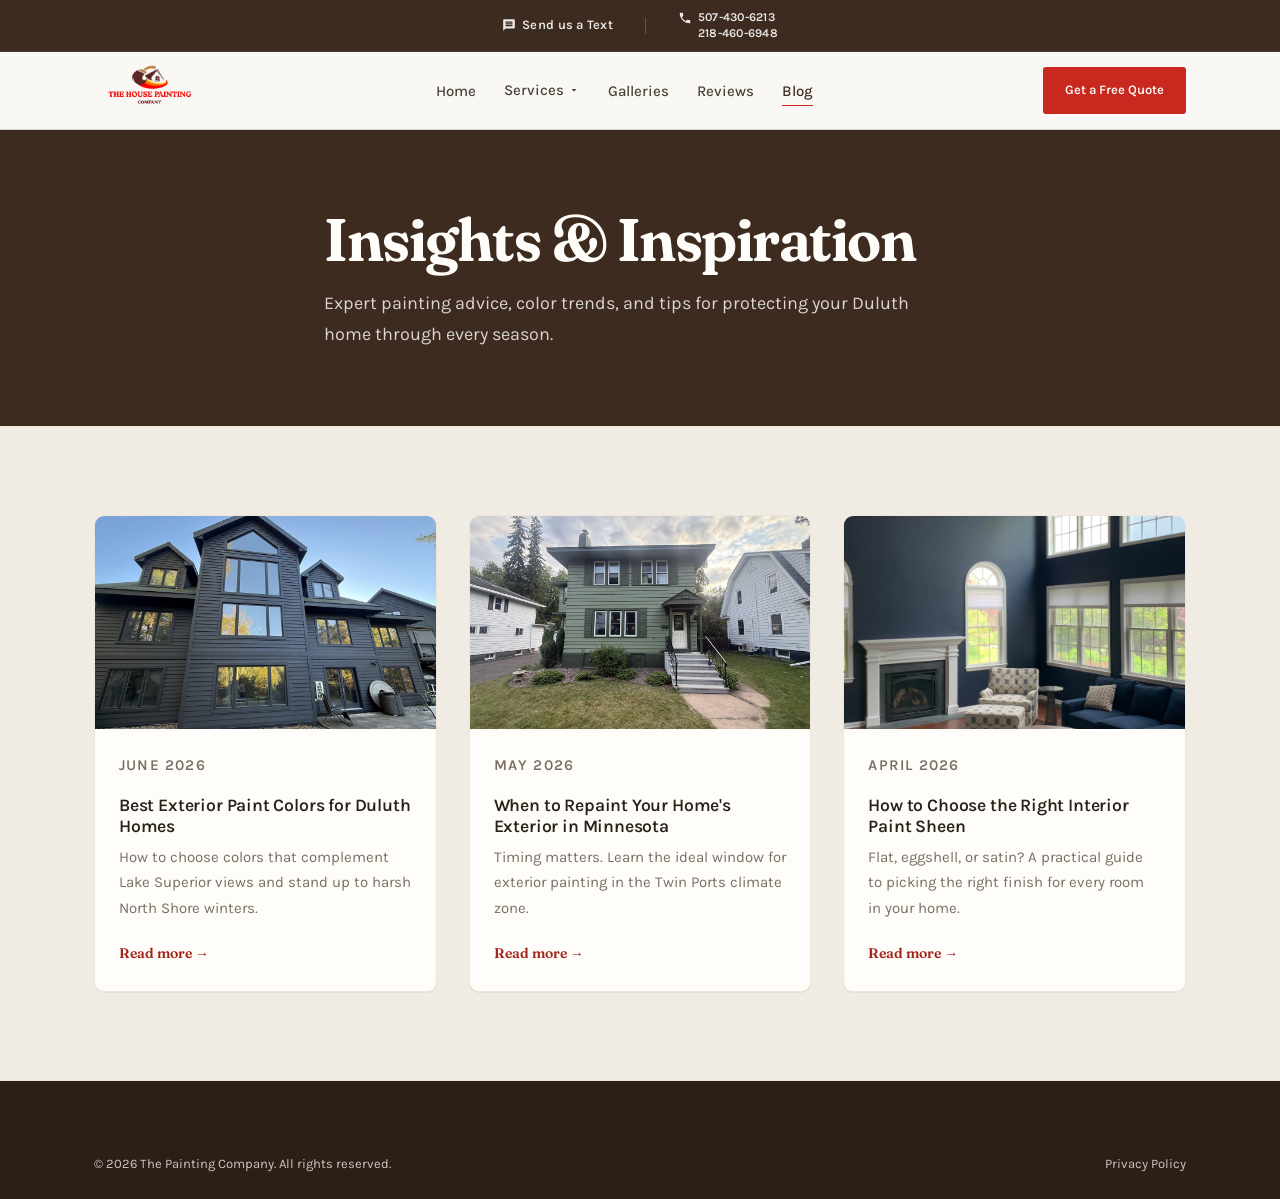
<file: blog.html>
<!DOCTYPE html>
<html lang="en">
<head>
  <meta charset="UTF-8">
  <meta name="viewport" content="width=device-width, initial-scale=1.0">
  <link rel="icon" href="assets/logo.png" type="image/png">
  <meta name="description" content="Painting tips, color trends, and Duluth home care advice from The Painting Company.">
  <title>Blog | The Painting Company | Duluth, MN</title>
  <link rel="preconnect" href="https://fonts.googleapis.com">
  <link rel="preconnect" href="https://fonts.gstatic.com" crossorigin>
  <link href="https://fonts.googleapis.com/css2?family=Fraunces:opsz,wght@9..144,500;9..144,600;9..144,650&family=Karla:wght@400;500;600&display=swap" rel="stylesheet">
  <link rel="stylesheet" href="css/style.css">
</head>
<body>

  <div class="site-header" role="banner">
    <div class="top-bar">
      <div class="top-bar__inner">
        <a href="sms:+12184606948" class="top-bar__link">
          <svg viewBox="0 0 24 24" aria-hidden="true"><path d="M20 2H4c-1.1 0-2 .9-2 2v18l4-4h14c1.1 0 2-.9 2-2V4c0-1.1-.9-2-2-2zm-2 12H6v-2h12v2zm0-3H6V9h12v2zm0-3H6V6h12v2z"/></svg>
          Send us a Text
        </a>
        <span class="top-bar__divider" aria-hidden="true"></span>
        <div class="top-bar__phones">
          <a href="tel:+15074306213" class="top-bar__link">
            <svg viewBox="0 0 24 24" aria-hidden="true"><path d="M6.62 10.79c1.44 2.83 3.76 5.14 6.59 6.59l2.2-2.2c.27-.27.67-.36 1.02-.24 1.12.37 2.33.57 3.57.57.55 0 1 .45 1 1V20c0 .55-.45 1-1 1-9.39 0-17-7.61-17-17 0-.55.45-1 1-1h3.5c.55 0 1 .45 1 1 0 1.25.2 2.45.57 3.57.11.35.03.74-.25 1.02l-2.2 2.2z"/></svg>
            507-430-6213
          </a>
          <a href="tel:+12184606948" class="top-bar__link top-bar__link--secondary">218-460-6948</a>
        </div>
      </div>
    </div>

    <header class="header">
      <div class="header__inner">
        <a href="index.html" class="header__logo" aria-label="The House Painting Company — Home">
          <img src="assets/logo.png" alt="The House Painting Company" class="header__logo-img" width="200" height="72">
        </a>

        <nav class="header__nav" aria-label="Main navigation">
          <ul class="header__nav-list">
            <li><a href="index.html" class="header__nav-link">Home</a></li>
            <li class="nav-item--dropdown">
              <a href="services.html" class="header__nav-link">
                Services
                <svg viewBox="0 0 24 24" aria-hidden="true"><path d="M7 10l5 5 5-5z"/></svg>
              </a>
              <div class="nav-dropdown" role="menu">
                <a href="services.html#interior" class="nav-dropdown__link" role="menuitem">Interior</a>
                <a href="services.html#exterior" class="nav-dropdown__link" role="menuitem">Exterior</a>
                <a href="services.html#custom" class="nav-dropdown__link" role="menuitem">Custom Services</a>
              </div>
            </li>
            <li><a href="gallery.html" class="header__nav-link">Galleries</a></li>
            <li><a href="reviews.html" class="header__nav-link">Reviews</a></li>
            <li><a href="blog.html" class="header__nav-link header__nav-link--active">Blog</a></li>
          </ul>
        </nav>

        <div class="header__actions">
          <div class="header__cta">
            <a href="contact.html" class="btn btn--primary">Get a Free Quote</a>
          </div>
          <button class="header__toggle" aria-label="Open menu" aria-expanded="false" aria-controls="mobile-nav">
            <span class="header__toggle-bar"></span>
            <span class="header__toggle-bar"></span>
            <span class="header__toggle-bar"></span>
          </button>
        </div>
      </div>
    </header>
  </div>

  <nav class="mobile-nav" id="mobile-nav" aria-label="Mobile navigation">
    <ul class="mobile-nav__list">
      <li><a href="index.html" class="mobile-nav__link">Home</a></li>
      <li>
        <a href="services.html" class="mobile-nav__link">Services</a>
        <div class="mobile-nav__sub">
          <a href="services.html#interior" class="mobile-nav__sub-link">Interior</a>
          <a href="services.html#exterior" class="mobile-nav__sub-link">Exterior</a>
          <a href="services.html#custom" class="mobile-nav__sub-link">Custom Services</a>
        </div>
      </li>
      <li><a href="gallery.html" class="mobile-nav__link">Galleries</a></li>
      <li><a href="reviews.html" class="mobile-nav__link">Reviews</a></li>
      <li><a href="blog.html" class="mobile-nav__link">Blog</a></li>
    </ul>
    <a href="tel:+15074306213" class="mobile-nav__phone">507-430-6213</a>
    <a href="tel:+12184606948" class="mobile-nav__phone">218-460-6948</a>
    <a href="sms:+12184606948" class="mobile-nav__phone" style="margin-top: 0.5rem;">Text Us</a>
    <div class="mobile-nav__cta">
      <a href="contact.html" class="btn btn--primary btn--lg">Get a Free Quote</a>
    </div>
  </nav>

  <main class="page-offset">
    <section class="page-hero">
      <div class="container fade-in">
        <h1>Insights &amp; Inspiration</h1>
        <p>Expert painting advice, color trends, and tips for protecting your Duluth home through every season.</p>
      </div>
    </section>

    <section class="section section--gray">
      <div class="container">
        <div class="blog-grid fade-in">
          <a href="blog/exterior-paint-colors-duluth.html" class="blog-card">
            <div class="blog-card__image">
              <img src="assets/work/exterior-matte-black.jpg" alt="Exterior paint color example on a modern home" loading="lazy">
            </div>
            <div class="blog-card__body">
              <p class="blog-card__date">June 2026</p>
              <h3>Best Exterior Paint Colors for Duluth Homes</h3>
              <p>How to choose colors that complement Lake Superior views and stand up to harsh North Shore winters.</p>
              <span class="blog-card__link">Read more →</span>
            </div>
          </a>

          <a href="blog/when-to-repaint-exterior-minnesota.html" class="blog-card">
            <div class="blog-card__image">
              <img src="assets/work/exterior-sage-two-story.jpeg" alt="Sage green exterior paint on a two-story Minnesota home" loading="lazy">
            </div>
            <div class="blog-card__body">
              <p class="blog-card__date">May 2026</p>
              <h3>When to Repaint Your Home's Exterior in Minnesota</h3>
              <p>Timing matters. Learn the ideal window for exterior painting in the Twin Ports climate zone.</p>
              <span class="blog-card__link">Read more →</span>
            </div>
          </a>

          <a href="blog/interior-paint-sheen-guide.html" class="blog-card">
            <div class="blog-card__image">
              <img src="assets/work/interior-living-room.png" alt="Interior painting with navy walls and crisp white trim in a modern living room" loading="lazy">
            </div>
            <div class="blog-card__body">
              <p class="blog-card__date">April 2026</p>
              <h3>How to Choose the Right Interior Paint Sheen</h3>
              <p>Flat, eggshell, or satin? A practical guide to picking the right finish for every room in your home.</p>
              <span class="blog-card__link">Read more →</span>
            </div>
          </a>
        </div>
      </div>
    </section>
  </main>

  <footer class="footer" role="contentinfo">
    <div class="container">
      <div class="footer__bottom" style="border-top: none; padding-top: 0;">
        <span>&copy; 2026 The Painting Company. All rights reserved.</span>
        <a href="privacy.html">Privacy Policy</a>
      </div>
    </div>
  </footer>

  <script src="js/main.js" defer></script>
</body>
</html>
</file>
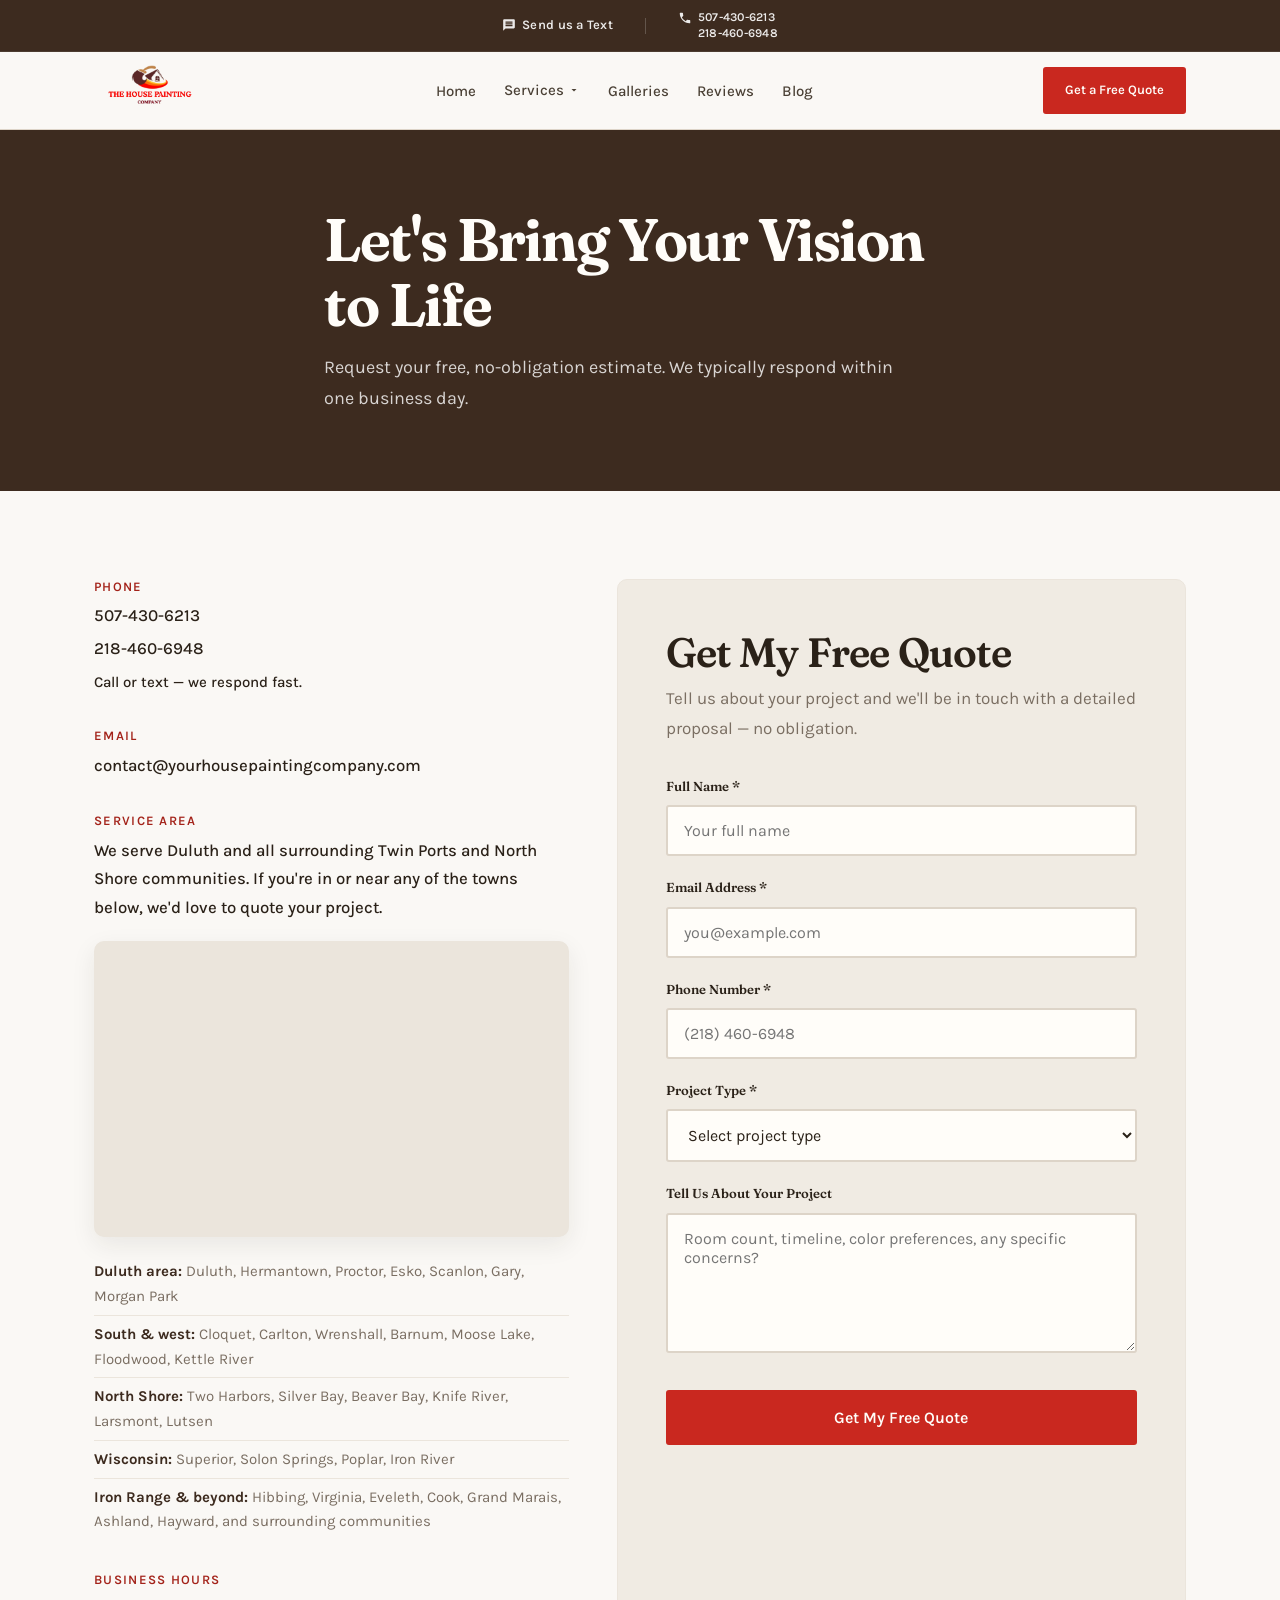
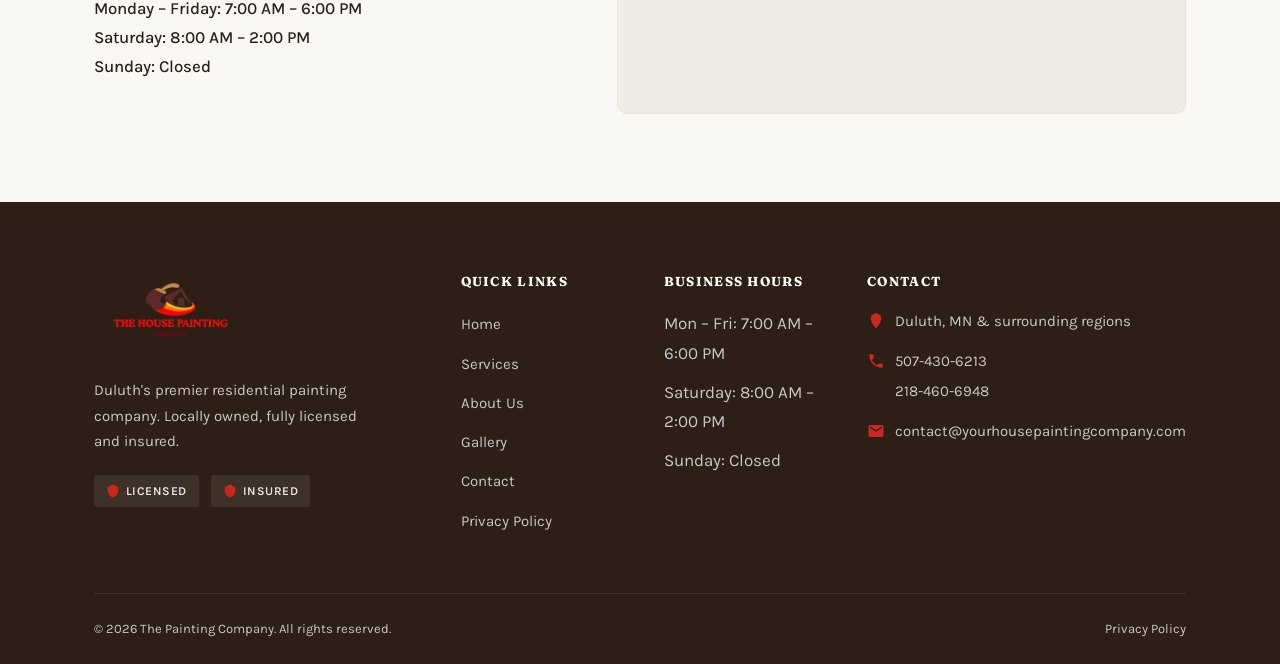
<file: contact.html>
<!DOCTYPE html>
<html lang="en">
<head>
  <meta charset="UTF-8">
  <meta name="viewport" content="width=device-width, initial-scale=1.0">
  <link rel="icon" href="assets/logo.png" type="image/png">
  <meta name="description" content="Request a free painting estimate in Duluth, MN. Contact The Painting Company by phone, email, or our secure online form.">
  <title>Contact | The Painting Company | Duluth, MN</title>
  <link rel="preconnect" href="https://fonts.googleapis.com">
  <link rel="preconnect" href="https://fonts.gstatic.com" crossorigin>
  <link href="https://fonts.googleapis.com/css2?family=Fraunces:opsz,wght@9..144,500;9..144,600;9..144,650&family=Karla:wght@400;500;600&display=swap" rel="stylesheet">
  <link rel="stylesheet" href="css/style.css">
</head>
<body>

  <!-- ========== SITE HEADER ========== -->
  <div class="site-header" role="banner">
    <div class="top-bar">
      <div class="top-bar__inner">
        <a href="sms:+12184606948" class="top-bar__link">
          <svg viewBox="0 0 24 24" aria-hidden="true"><path d="M20 2H4c-1.1 0-2 .9-2 2v18l4-4h14c1.1 0 2-.9 2-2V4c0-1.1-.9-2-2-2zm-2 12H6v-2h12v2zm0-3H6V9h12v2zm0-3H6V6h12v2z"/></svg>
          Send us a Text
        </a>
        <span class="top-bar__divider" aria-hidden="true"></span>
        <div class="top-bar__phones">
          <a href="tel:+15074306213" class="top-bar__link">
            <svg viewBox="0 0 24 24" aria-hidden="true"><path d="M6.62 10.79c1.44 2.83 3.76 5.14 6.59 6.59l2.2-2.2c.27-.27.67-.36 1.02-.24 1.12.37 2.33.57 3.57.57.55 0 1 .45 1 1V20c0 .55-.45 1-1 1-9.39 0-17-7.61-17-17 0-.55.45-1 1-1h3.5c.55 0 1 .45 1 1 0 1.25.2 2.45.57 3.57.11.35.03.74-.25 1.02l-2.2 2.2z"/></svg>
            507-430-6213
          </a>
          <a href="tel:+12184606948" class="top-bar__link top-bar__link--secondary">218-460-6948</a>
        </div>
      </div>
    </div>

    <header class="header">
      <div class="header__inner">
        <a href="index.html" class="header__logo" aria-label="The House Painting Company — Home">
          <img src="assets/logo.png" alt="The House Painting Company" class="header__logo-img" width="200" height="72">
        </a>

        <nav class="header__nav" aria-label="Main navigation">
          <ul class="header__nav-list">
            <li><a href="index.html" class="header__nav-link">Home</a></li>
            <li class="nav-item--dropdown">
              <a href="services.html" class="header__nav-link">
                Services
                <svg viewBox="0 0 24 24" aria-hidden="true"><path d="M7 10l5 5 5-5z"/></svg>
              </a>
              <div class="nav-dropdown" role="menu">
                <a href="services.html#interior" class="nav-dropdown__link" role="menuitem">Interior</a>
                <a href="services.html#exterior" class="nav-dropdown__link" role="menuitem">Exterior</a>
                <a href="services.html#custom" class="nav-dropdown__link" role="menuitem">Custom Services</a>
              </div>
            </li>
            <li><a href="gallery.html" class="header__nav-link">Galleries</a></li>
            <li><a href="reviews.html" class="header__nav-link">Reviews</a></li>
            <li><a href="blog.html" class="header__nav-link">Blog</a></li>
          </ul>
        </nav>

        <div class="header__actions">
          <div class="header__cta">
            <a href="contact.html" class="btn btn--primary">Get a Free Quote</a>
          </div>
          <button class="header__toggle" aria-label="Open menu" aria-expanded="false" aria-controls="mobile-nav">
            <span class="header__toggle-bar"></span>
            <span class="header__toggle-bar"></span>
            <span class="header__toggle-bar"></span>
          </button>
        </div>
      </div>
    </header>
  </div>

  <nav class="mobile-nav" id="mobile-nav" aria-label="Mobile navigation">
    <ul class="mobile-nav__list">
      <li><a href="index.html" class="mobile-nav__link">Home</a></li>
      <li>
        <a href="services.html" class="mobile-nav__link">Services</a>
        <div class="mobile-nav__sub">
          <a href="services.html#interior" class="mobile-nav__sub-link">Interior</a>
          <a href="services.html#exterior" class="mobile-nav__sub-link">Exterior</a>
          <a href="services.html#custom" class="mobile-nav__sub-link">Custom Services</a>
        </div>
      </li>
      <li><a href="gallery.html" class="mobile-nav__link">Galleries</a></li>
      <li><a href="reviews.html" class="mobile-nav__link">Reviews</a></li>
      <li><a href="blog.html" class="mobile-nav__link">Blog</a></li>
    </ul>
    <a href="tel:+15074306213" class="mobile-nav__phone">507-430-6213</a>
    <a href="tel:+12184606948" class="mobile-nav__phone">218-460-6948</a>
    <a href="sms:+12184606948" class="mobile-nav__phone" style="margin-top: 0.5rem;">Text Us</a>
    <div class="mobile-nav__cta">
      <a href="contact.html" class="btn btn--primary btn--lg">Get a Free Quote</a>
    </div>
  </nav>

  <main class="page-offset">

    <section class="page-hero">
      <div class="container fade-in">
        <h1>Let's Bring Your Vision to Life</h1>
        <p>Request your free, no-obligation estimate. We typically respond within one business day.</p>
      </div>
    </section>

    <section class="section" aria-labelledby="contact-heading">
      <div class="container">
        <h2 id="contact-heading" class="sr-only">Contact Information and Estimate Form</h2>

        <div class="contact-grid fade-in">
          <!-- Left Column: Information -->
          <div class="contact-info">
            <div class="contact-info__block">
              <h3>Phone</h3>
              <span class="phone-stack"><a href="tel:+15074306213">507-430-6213</a><a href="tel:+12184606948">218-460-6948</a></span>
              <p class="text-muted" style="font-size: 0.9375rem; margin-top: 0.375rem;">Call or text — we respond fast.</p>
            </div>

            <div class="contact-info__block">
              <h3>Email</h3>
              <a href="mailto:contact@yourhousepaintingcompany.com">contact@yourhousepaintingcompany.com</a>
            </div>

            <div class="contact-info__block">
              <h3>Service Area</h3>
              <p>We serve Duluth and all surrounding Twin Ports and North Shore communities. If you're in or near any of the towns below, we'd love to quote your project.</p>
              <div class="contact-map" aria-label="Google Map showing Duluth, Minnesota and surrounding service area">
                <iframe
                  src="https://maps.google.com/maps?q=46.78,-92.10&hl=en&z=9&t=m&output=embed"
                  title="Google Map of Duluth, MN and surrounding communities including Carlton, Cloquet, Proctor, Two Harbors, Hermantown, Esko, and Superior"
                  loading="lazy"
                  referrerpolicy="no-referrer-when-downgrade"
                  allowfullscreen
                ></iframe>
              </div>
              <ul class="service-area-towns">
                <li><strong>Duluth area:</strong> Duluth, Hermantown, Proctor, Esko, Scanlon, Gary, Morgan Park</li>
                <li><strong>South &amp; west:</strong> Cloquet, Carlton, Wrenshall, Barnum, Moose Lake, Floodwood, Kettle River</li>
                <li><strong>North Shore:</strong> Two Harbors, Silver Bay, Beaver Bay, Knife River, Larsmont, Lutsen</li>
                <li><strong>Wisconsin:</strong> Superior, Solon Springs, Poplar, Iron River</li>
                <li><strong>Iron Range &amp; beyond:</strong> Hibbing, Virginia, Eveleth, Cook, Grand Marais, Ashland, Hayward, and surrounding communities</li>
              </ul>
            </div>

            <div class="contact-info__block">
              <h3>Business Hours</h3>
              <p>Monday – Friday: 7:00 AM – 6:00 PM<br>Saturday: 8:00 AM – 2:00 PM<br>Sunday: Closed</p>
            </div>
          </div>

          <!-- Right Column: Form -->
          <div class="contact-form">
            <h2>Get My Free Quote</h2>
            <p>Tell us about your project and we'll be in touch with a detailed proposal — no obligation.</p>

            <form
              id="quote-form"
              class="contact-form__form"
              action="https://formsubmit.co/contact@yourhousepaintingcompany.com"
              method="POST"
              novalidate
            >
              <!-- FormSubmit Configuration -->
              <input type="hidden" name="_subject" value="New Painting Quote Request">
              <input type="hidden" name="_template" value="table">
              <input type="text" name="_honey" style="display:none" tabindex="-1" autocomplete="off">

              <div class="form-group">
                <label for="name">Full Name <span aria-hidden="true">*</span></label>
                <input type="text" id="name" name="name" required autocomplete="name" placeholder="Your full name">
              </div>

              <div class="form-group">
                <label for="email">Email Address <span aria-hidden="true">*</span></label>
                <input type="email" id="email" name="email" required autocomplete="email" placeholder="you@example.com">
              </div>

              <div class="form-group">
                <label for="phone">Phone Number <span aria-hidden="true">*</span></label>
                <input type="tel" id="phone" name="phone" required autocomplete="tel" placeholder="(218) 460-6948">
              </div>

              <div class="form-group">
                <label for="project-type">Project Type <span aria-hidden="true">*</span></label>
                <select id="project-type" name="project_type" required>
                  <option value="" disabled selected>Select project type</option>
                  <option value="Interior">Interior</option>
                  <option value="Exterior">Exterior</option>
                  <option value="Both">Both</option>
                </select>
              </div>

              <div class="form-group">
                <label for="message">Tell Us About Your Project</label>
                <textarea id="message" name="message" placeholder="Room count, timeline, color preferences, any specific concerns?"></textarea>
              </div>

              <button type="submit" class="btn btn--primary btn--lg" id="quote-submit-btn">Get My Free Quote</button>
            </form>

            <div class="form-success" id="form-success" role="status" aria-live="polite">
              <svg viewBox="0 0 24 24" aria-hidden="true"><path d="M12 2C6.48 2 2 6.48 2 12s4.48 10 10 10 10-4.48 10-10S17.52 2 12 2zm-2 15l-5-5 1.41-1.41L10 14.17l7.59-7.59L19 8l-9 9z"/></svg>
              <h3>Thank You — We'll Be in Touch!</h3>
              <p>Your estimate request has been received. A member of our team will contact you within one business day to schedule your free consultation.</p>
            </div>
          </div>
        </div>
      </div>
    </section>

  </main>

  <footer class="footer" role="contentinfo">
    <div class="container">
      <div class="footer__grid">
        <div class="footer__brand">
          <a href="index.html" class="header__logo" aria-label="The House Painting Company — Home"><img src="assets/logo.png" alt="The House Painting Company" class="header__logo-img header__logo-img--footer" width="220" height="80"></a>
          <p>Duluth's premier residential painting company. Locally owned, fully licensed and insured.</p>
          <div class="footer__badges"><span class="footer__badge"><svg viewBox="0 0 24 24"><path d="M12 1L3 5v6c0 5.55 3.84 10.74 9 12 5.16-1.26 9-6.45 9-12V5l-9-4z"/></svg>Licensed</span><span class="footer__badge"><svg viewBox="0 0 24 24"><path d="M12 1L3 5v6c0 5.55 3.84 10.74 9 12 5.16-1.26 9-6.45 9-12V5l-9-4z"/></svg>Insured</span></div>
        </div>
        <div><h3 class="footer__heading">Quick Links</h3><ul class="footer__links"><li><a href="index.html">Home</a></li><li><a href="services.html">Services</a></li><li><a href="about.html">About Us</a></li><li><a href="gallery.html">Gallery</a></li><li><a href="contact.html">Contact</a></li><li><a href="privacy.html">Privacy Policy</a></li></ul></div>
        <div><h3 class="footer__heading">Business Hours</h3><ul class="footer__links"><li>Mon – Fri: 7:00 AM – 6:00 PM</li><li>Saturday: 8:00 AM – 2:00 PM</li><li>Sunday: Closed</li></ul></div>
        <div><h3 class="footer__heading">Contact</h3><div class="footer__contact-item"><svg viewBox="0 0 24 24"><path d="M12 2C8.13 2 5 5.13 5 9c0 5.25 7 13 7 13s7-7.75 7-13c0-3.87-3.13-7-7-7z"/></svg><span>Duluth, MN &amp; surrounding regions</span></div><div class="footer__contact-item"><svg viewBox="0 0 24 24"><path d="M6.62 10.79c1.44 2.83 3.76 5.14 6.59 6.59l2.2-2.2c.27-.27.67-.36 1.02-.24 1.12.37 2.33.57 3.57.57.55 0 1 .45 1 1V20c0 .55-.45 1-1 1-9.39 0-17-7.61-17-17 0-.55.45-1 1-1h3.5c.55 0 1 .45 1 1 0 1.25.2 2.45.57 3.57.11.35.03.74-.25 1.02l-2.2 2.2z"/></svg><span class="phone-stack"><a href="tel:+15074306213">507-430-6213</a><a href="tel:+12184606948">218-460-6948</a></span></div><div class="footer__contact-item"><svg viewBox="0 0 24 24"><path d="M20 4H4c-1.1 0-1.99.9-1.99 2L2 18c0 1.1.9 2 2 2h16c1.1 0 2-.9 2-2V6c0-1.1-.9-2-2-2zm0 4l-8 5-8-5V6l8 5 8-5v2z"/></svg><a href="mailto:contact@yourhousepaintingcompany.com">contact@yourhousepaintingcompany.com</a></div></div>
      </div>
      <div class="footer__bottom"><span>&copy; 2026 The Painting Company. All rights reserved.</span><a href="privacy.html">Privacy Policy</a></div>
    </div>
  </footer>

  <script src="js/main.js" defer></script>
  <script>
    document.addEventListener('DOMContentLoaded', function () {
      const form = document.getElementById('quote-form');
      const submitBtn = document.getElementById('quote-submit-btn');
      const successBox = document.getElementById('form-success');

      if (!form) return;

      form.addEventListener('submit', async function (e) {
        e.preventDefault();
        e.stopImmediatePropagation();

        if (!form.checkValidity()) {
          form.reportValidity();
          return;
        }

        const originalBtnText = submitBtn.textContent;
        submitBtn.disabled = true;
        submitBtn.textContent = 'Sending...';

        try {
          const response = await fetch('https://formsubmit.co/ajax/contact@yourhousepaintingcompany.com', {
            method: 'POST',
            headers: {
              'Accept': 'application/json'
            },
            body: new FormData(form)
          });

          if (!response.ok) {
            throw new Error('Submission failed');
          }

          form.reset();
          form.style.display = 'none';
          successBox.style.display = 'block';
          successBox.classList.add('is-visible');
        } catch (err) {
          alert('Sorry, there was an issue sending your request. Please call or text us at 218-460-6948, or email contact@yourhousepaintingcompany.com.');
          submitBtn.disabled = false;
          submitBtn.textContent = originalBtnText;
        }
      }, true);
    });
  </script>
</body>
</html>
</file>
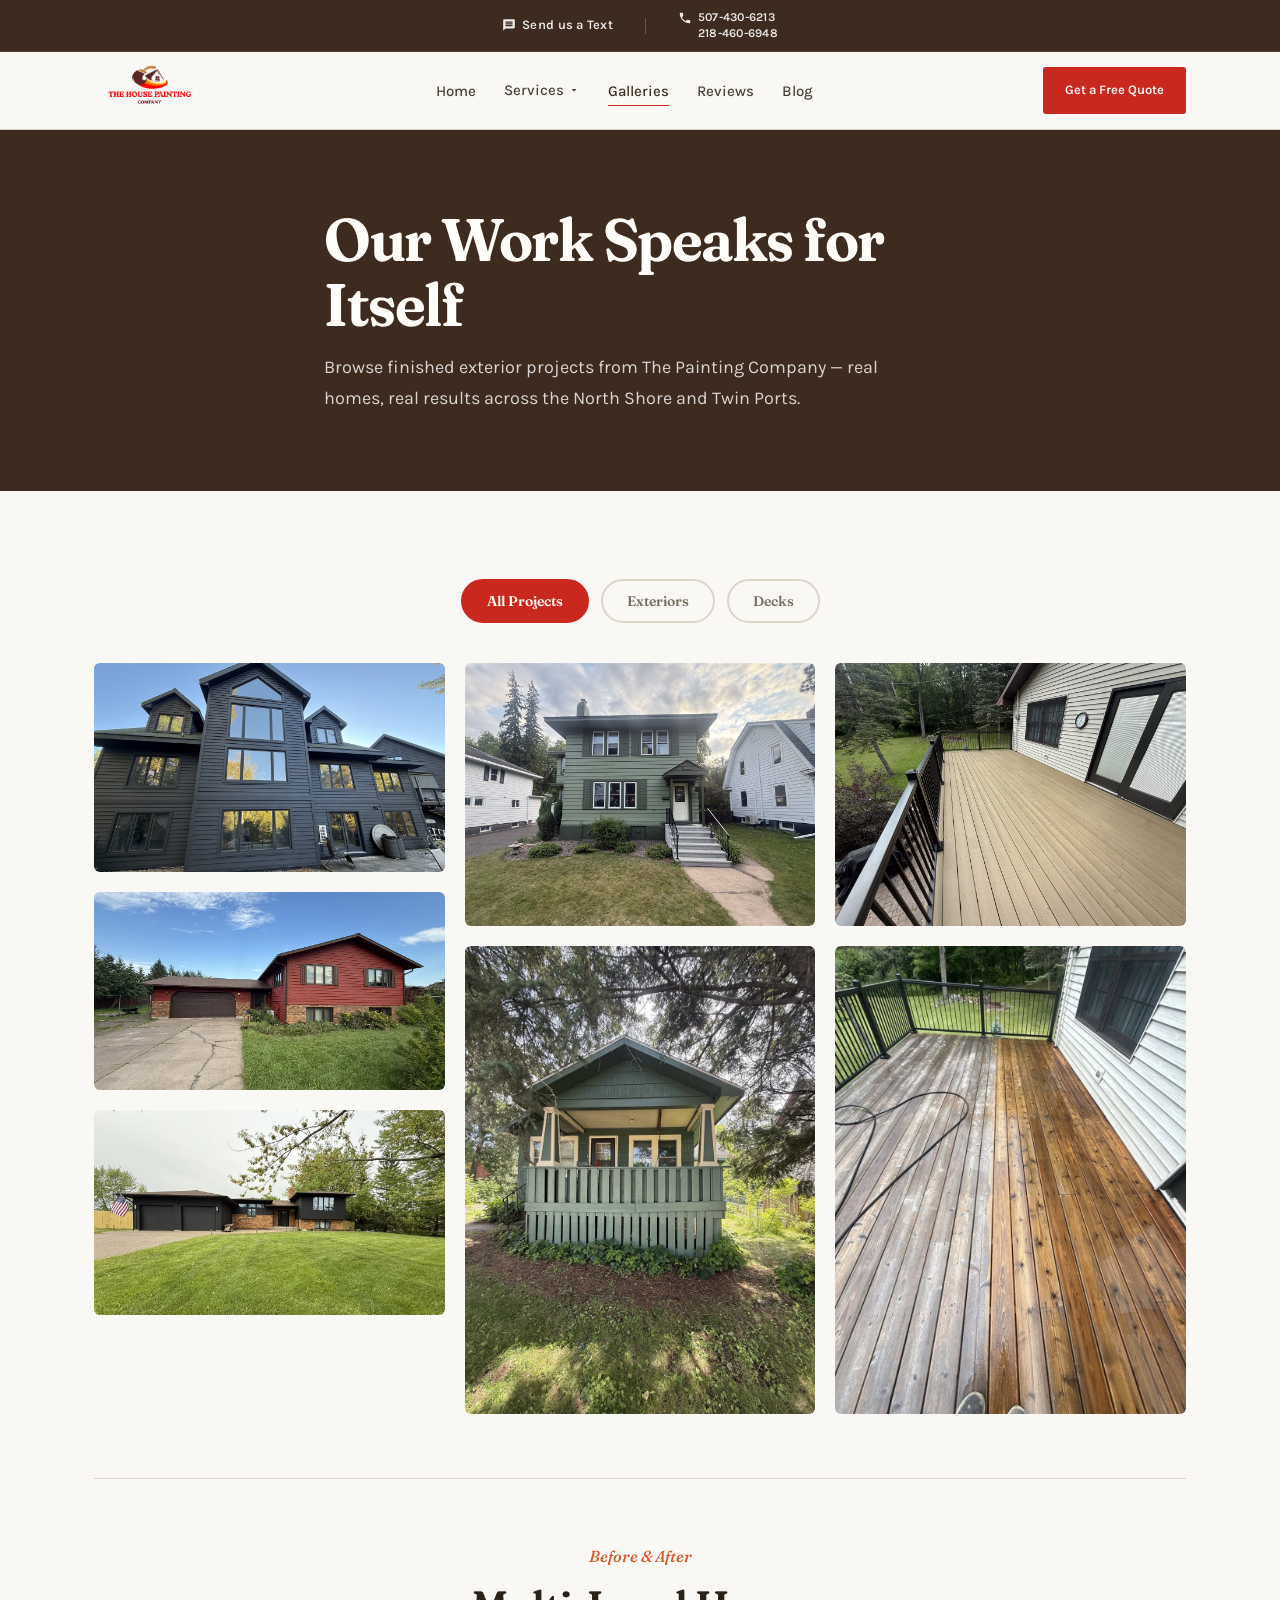
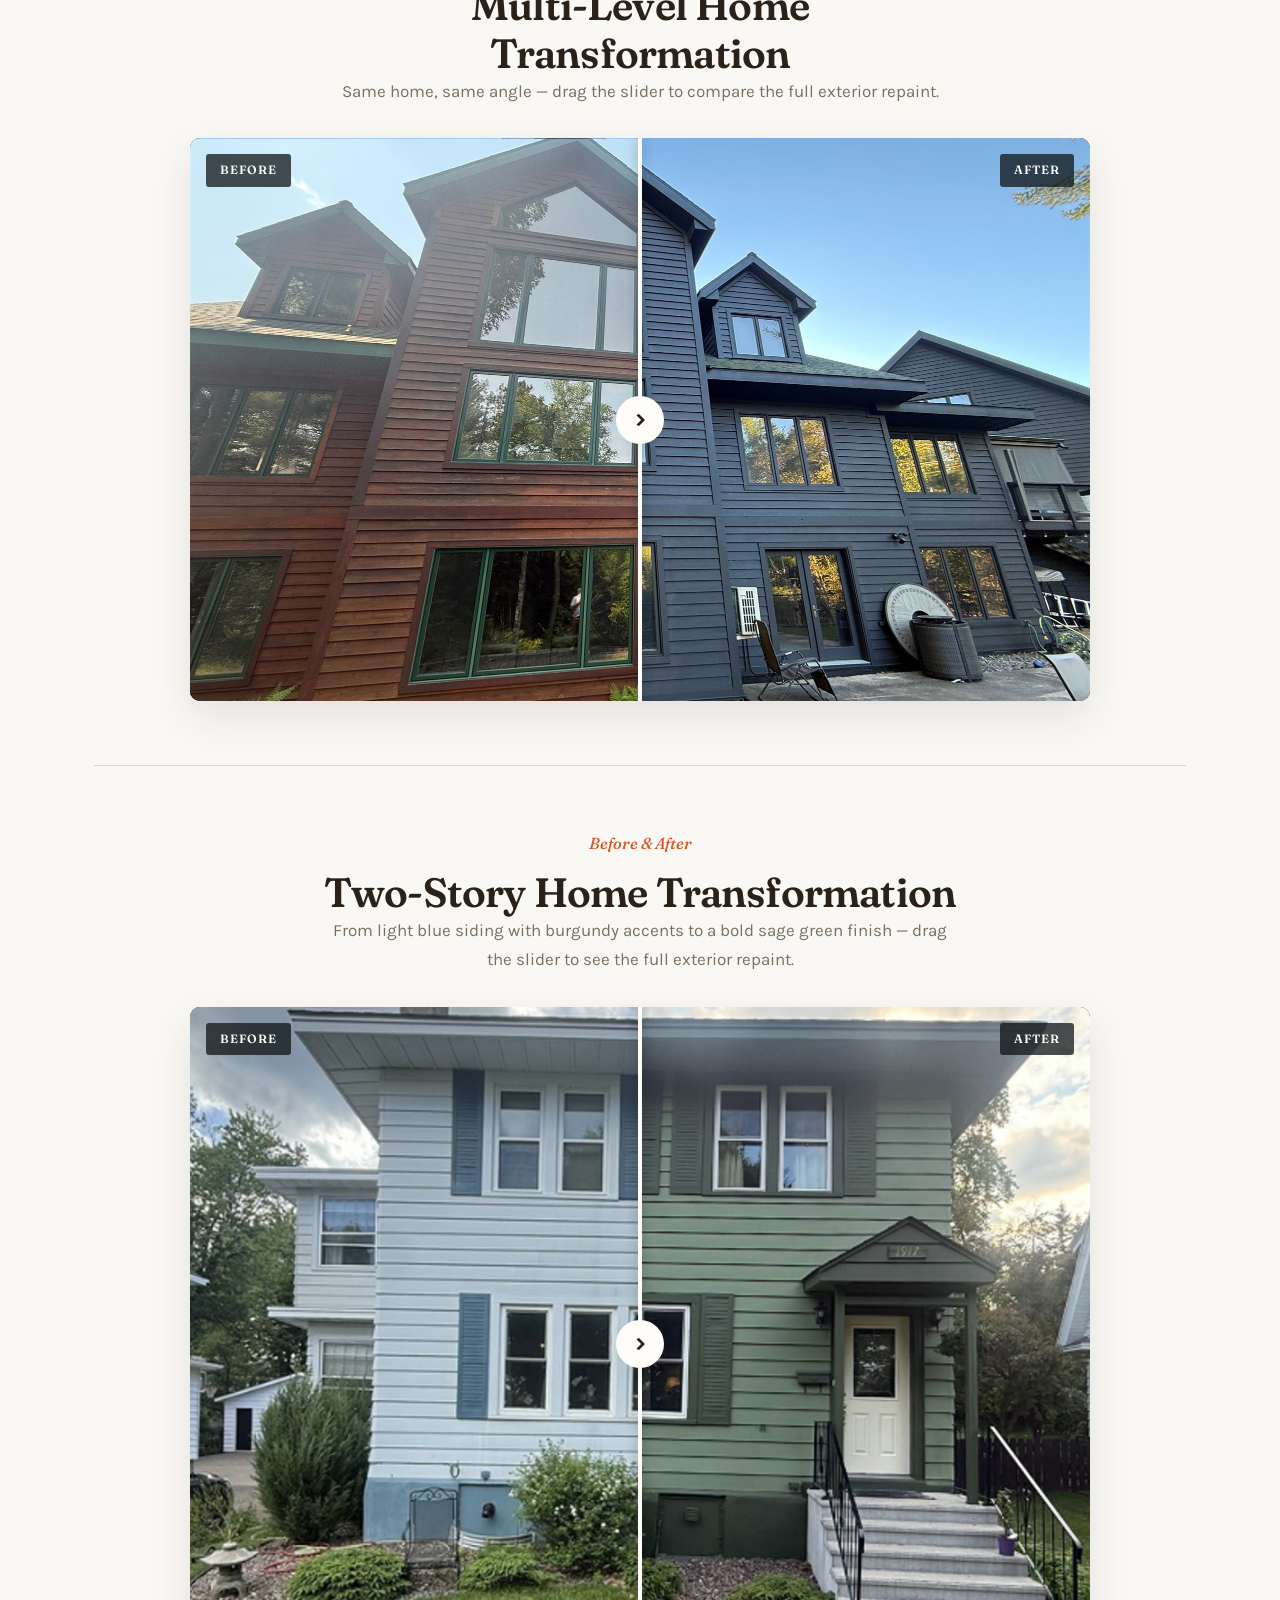
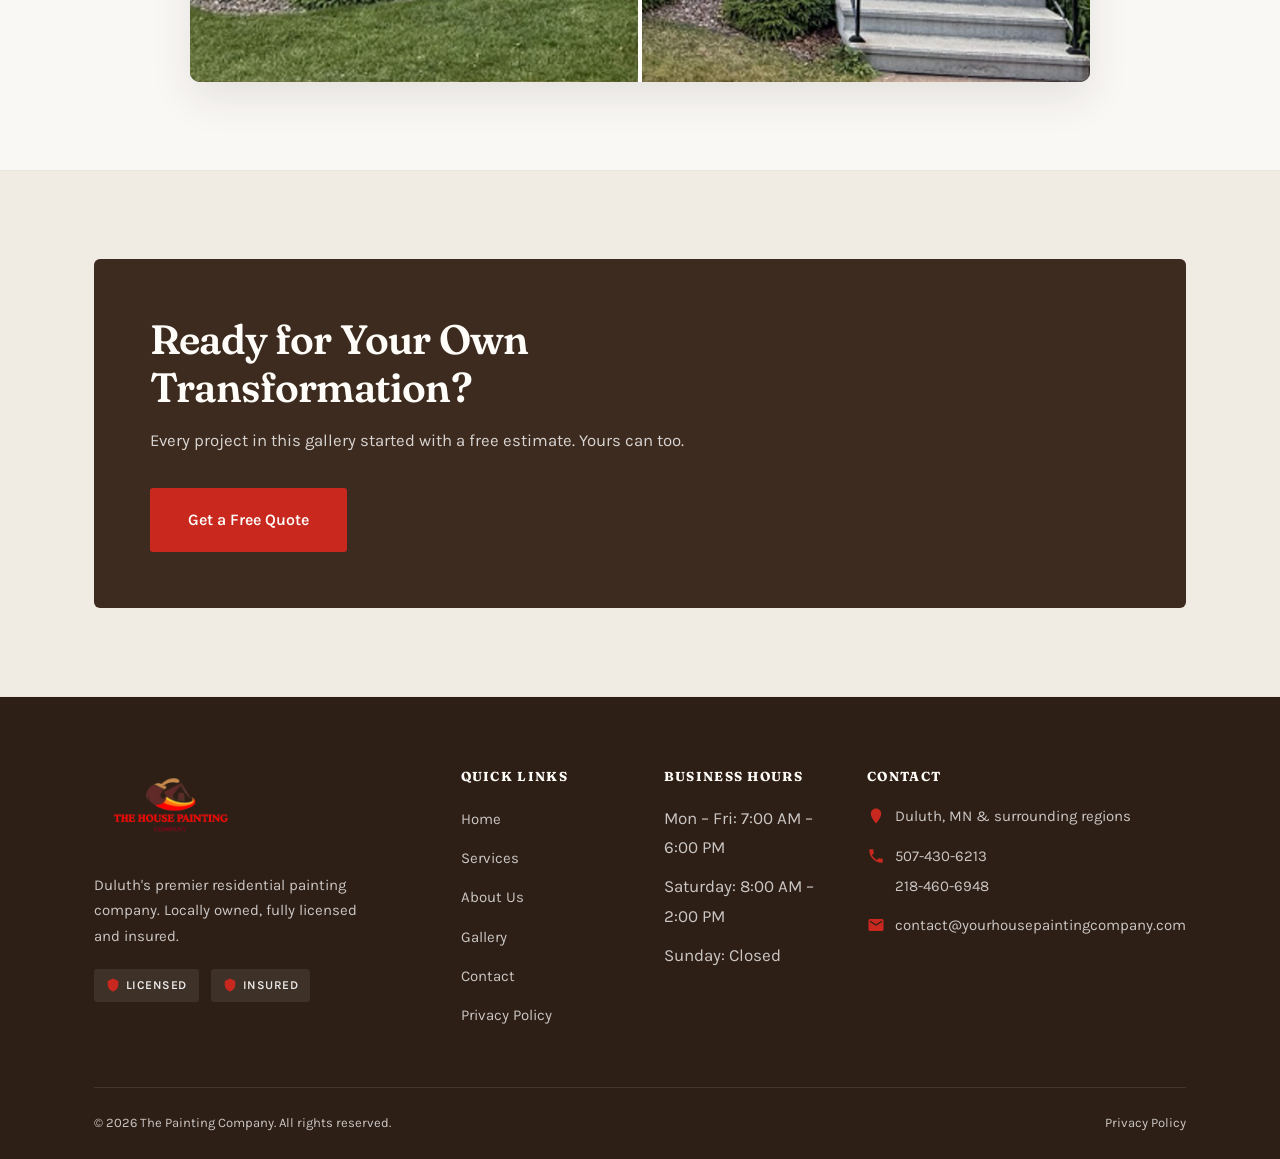
<file: gallery.html>
<!DOCTYPE html>
<html lang="en">
<head>
  <meta charset="UTF-8">
  <meta name="viewport" content="width=device-width, initial-scale=1.0">
  <link rel="icon" href="assets/logo.png" type="image/png">
  <meta name="description" content="View our portfolio of premium interior and exterior painting projects in Duluth, MN. Before & after transformations and filterable project gallery.">
  <title>Gallery | The Painting Company | Duluth, MN</title>
  <link rel="preconnect" href="https://fonts.googleapis.com">
  <link rel="preconnect" href="https://fonts.gstatic.com" crossorigin>
  <link href="https://fonts.googleapis.com/css2?family=Fraunces:opsz,wght@9..144,500;9..144,600;9..144,650&family=Karla:wght@400;500;600&display=swap" rel="stylesheet">
  <link rel="icon" href="assets/logo.png" type="image/png">
  <link rel="stylesheet" href="css/style.css">
</head>
<body>

  <!-- ========== SITE HEADER ========== -->
  <div class="site-header" role="banner">
    <div class="top-bar">
      <div class="top-bar__inner">
        <a href="sms:+12184606948" class="top-bar__link">
          <svg viewBox="0 0 24 24" aria-hidden="true"><path d="M20 2H4c-1.1 0-2 .9-2 2v18l4-4h14c1.1 0 2-.9 2-2V4c0-1.1-.9-2-2-2zm-2 12H6v-2h12v2zm0-3H6V9h12v2zm0-3H6V6h12v2z"/></svg>
          Send us a Text
        </a>
        <span class="top-bar__divider" aria-hidden="true"></span>
        <div class="top-bar__phones">
          <a href="tel:+15074306213" class="top-bar__link">
            <svg viewBox="0 0 24 24" aria-hidden="true"><path d="M6.62 10.79c1.44 2.83 3.76 5.14 6.59 6.59l2.2-2.2c.27-.27.67-.36 1.02-.24 1.12.37 2.33.57 3.57.57.55 0 1 .45 1 1V20c0 .55-.45 1-1 1-9.39 0-17-7.61-17-17 0-.55.45-1 1-1h3.5c.55 0 1 .45 1 1 0 1.25.2 2.45.57 3.57.11.35.03.74-.25 1.02l-2.2 2.2z"/></svg>
            507-430-6213
          </a>
          <a href="tel:+12184606948" class="top-bar__link top-bar__link--secondary">218-460-6948</a>
        </div>
      </div>
    </div>

    <header class="header">
      <div class="header__inner">
                <a href="index.html" class="header__logo" aria-label="The House Painting Company — Home">
          <img src="assets/logo.png" alt="The House Painting Company" class="header__logo-img" width="200" height="72">
        </a>

        <nav class="header__nav" aria-label="Main navigation">
          <ul class="header__nav-list">
            <li><a href="index.html" class="header__nav-link">Home</a></li>
            <li class="nav-item--dropdown">
              <a href="services.html" class="header__nav-link">
                Services
                <svg viewBox="0 0 24 24" aria-hidden="true"><path d="M7 10l5 5 5-5z"/></svg>
              </a>
              <div class="nav-dropdown" role="menu">
                <a href="services.html#interior" class="nav-dropdown__link" role="menuitem">Interior</a>
                <a href="services.html#exterior" class="nav-dropdown__link" role="menuitem">Exterior</a>
                <a href="services.html#custom" class="nav-dropdown__link" role="menuitem">Custom Services</a>
              </div>
            </li>
            <li><a href="gallery.html" class="header__nav-link header__nav-link--active">Galleries</a></li>
            <li><a href="reviews.html" class="header__nav-link">Reviews</a></li>
            <li><a href="blog.html" class="header__nav-link">Blog</a></li>
          </ul>
        </nav>

        <div class="header__actions">
          <div class="header__cta">
            <a href="contact.html" class="btn btn--primary">Get a Free Quote</a>
          </div>
          <button class="header__toggle" aria-label="Open menu" aria-expanded="false" aria-controls="mobile-nav">
            <span class="header__toggle-bar"></span>
            <span class="header__toggle-bar"></span>
            <span class="header__toggle-bar"></span>
          </button>
        </div>
      </div>
    </header>
  </div>

  <nav class="mobile-nav" id="mobile-nav" aria-label="Mobile navigation">
    <ul class="mobile-nav__list">
      <li><a href="index.html" class="mobile-nav__link">Home</a></li>
      <li>
        <a href="services.html" class="mobile-nav__link">Services</a>
        <div class="mobile-nav__sub">
          <a href="services.html#interior" class="mobile-nav__sub-link">Interior</a>
          <a href="services.html#exterior" class="mobile-nav__sub-link">Exterior</a>
          <a href="services.html#custom" class="mobile-nav__sub-link">Custom Services</a>
        </div>
      </li>
      <li><a href="gallery.html" class="mobile-nav__link">Galleries</a></li>
      <li><a href="reviews.html" class="mobile-nav__link">Reviews</a></li>
      <li><a href="blog.html" class="mobile-nav__link">Blog</a></li>
    </ul>
        <a href="tel:+15074306213" class="mobile-nav__phone">507-430-6213</a>
    <a href="tel:+12184606948" class="mobile-nav__phone">218-460-6948</a>
    <a href="sms:+12184606948" class="mobile-nav__phone" style="margin-top: 0.5rem;">Text Us</a>
    <div class="mobile-nav__cta">
      <a href="contact.html" class="btn btn--primary btn--lg">Get a Free Quote</a>
    </div>
  </nav>

  <main class="page-offset">

    <section class="page-hero">
      <div class="container fade-in">
        <h1>Our Work Speaks for Itself</h1>
        <p>Browse finished exterior projects from The Painting Company — real homes, real results across the North Shore and Twin Ports.</p>
      </div>
    </section>

    <section class="section" aria-labelledby="gallery-heading">
      <div class="container">
        <h2 id="gallery-heading" class="sr-only">Project Gallery</h2>

        <!-- Filter Tabs -->
        <div class="gallery-filters fade-in" role="tablist" aria-label="Filter projects">
          <button class="gallery-filter gallery-filter--active" data-filter="all" role="tab" aria-selected="true">All Projects</button>
          <button class="gallery-filter" data-filter="exterior" role="tab" aria-selected="false">Exteriors</button>
          <button class="gallery-filter" data-filter="deck" role="tab" aria-selected="false">Decks</button>
        </div>

        <!-- Masonry Grid -->
        <div class="gallery-grid fade-in">
          <figure class="gallery-item" data-category="exterior">
            <img src="assets/work/exterior-matte-black.jpg" alt="Finished exterior painting — matte black multi-level home" width="600" height="750" loading="lazy">
            <div class="gallery-item__overlay"><span class="gallery-item__label">Matte Black — Multi-Level Home</span></div>
          </figure>
          <figure class="gallery-item" data-category="exterior">
            <img src="assets/work/exterior-red-trim.jpg" alt="Finished exterior painting — bold red siding with dark brown trim" width="600" height="400" loading="lazy">
            <div class="gallery-item__overlay"><span class="gallery-item__label">Bold Red — Split-Level Home</span></div>
          </figure>
          <figure class="gallery-item" data-category="exterior">
            <img src="assets/work/exterior-charcoal-brick.jpg" alt="Finished exterior painting — charcoal siding with brick lower level" width="600" height="450" loading="lazy">
            <div class="gallery-item__overlay"><span class="gallery-item__label">Charcoal &amp; Brick — Split-Level Home</span></div>
          </figure>
          <figure class="gallery-item" data-category="exterior">
            <img src="assets/work/exterior-sage-two-story.jpeg" alt="Finished exterior painting — sage green two-story home with dark green trim" width="600" height="450" loading="lazy">
            <div class="gallery-item__overlay"><span class="gallery-item__label">Sage Green — Two-Story Home</span></div>
          </figure>
          <figure class="gallery-item" data-category="exterior">
            <img src="assets/work/exterior-sage-bungalow.jpeg" alt="Finished exterior painting — sage green bungalow with cream trim and front porch" width="600" height="800" loading="lazy">
            <div class="gallery-item__overlay"><span class="gallery-item__label">Sage Green — Bungalow with Porch</span></div>
          </figure>
          <figure class="gallery-item" data-category="deck">
            <img src="assets/work/deck-staining-complete.jpeg" alt="Finished deck staining — warm tan solid-color stain on a large backyard deck" width="800" height="600" loading="lazy">
            <div class="gallery-item__overlay"><span class="gallery-item__label">Deck Staining — Finished</span></div>
          </figure>
          <figure class="gallery-item" data-category="deck">
            <img src="assets/work/deck-staining-in-progress.jpeg" alt="Deck staining in progress — weathered wood beside freshly stained boards" width="600" height="800" loading="lazy">
            <div class="gallery-item__overlay"><span class="gallery-item__label">Deck Staining — In Progress</span></div>
          </figure>
        </div>

        <!-- Before & After — Multi-Level Home -->
        <div class="before-after-section fade-in">
          <div class="text-center" style="max-width: 640px; margin: 0 auto;">
            <span class="section-label">Before &amp; After</span>
            <h2>Multi-Level Home Transformation</h2>
            <p class="text-muted">Same home, same angle — drag the slider to compare the full exterior repaint.</p>
          </div>

          <div class="before-after" role="img" aria-label="Before and after comparison of multi-level home exterior painting. Drag slider to compare.">
            <div class="before-after__container">
              <div class="before-after__after">
                <img src="assets/work/ba-multilevel-after.jpg" alt="After: matte charcoal exterior finish by The Painting Company" width="1800" height="1125" loading="lazy">
              </div>
              <div class="before-after__before">
                <img src="assets/work/ba-multilevel-before.jpg" alt="Before: reddish-brown siding with green trim before repaint" width="1800" height="1125" loading="lazy">
              </div>
              <span class="before-after__label before-after__label--before">Before</span>
              <span class="before-after__label before-after__label--after">After</span>
              <div class="before-after__handle" role="slider" aria-label="Drag to compare before and after" aria-valuemin="0" aria-valuemax="100" aria-valuenow="50" tabindex="0">
                <div class="before-after__handle-btn" aria-hidden="true">
                  <svg viewBox="0 0 24 24"><path d="M8.59 16.59L13.17 12 8.59 7.41 10 6l6 6-6 6-1.41-1.41z"/><path d="M15.41 16.59L19.99 12l-4.58-4.59L17 6l6 6-6 6-1.41-1.41z" transform="translate(-6 0)"/></svg>
                </div>
              </div>
            </div>
          </div>
        </div>

        <!-- Before & After — Two-Story Home -->
        <div class="before-after-section fade-in">
          <div class="text-center" style="max-width: 640px; margin: 0 auto;">
            <span class="section-label">Before &amp; After</span>
            <h2>Two-Story Home Transformation</h2>
            <p class="text-muted">From light blue siding with burgundy accents to a bold sage green finish — drag the slider to see the full exterior repaint.</p>
          </div>

          <div class="before-after before-after--two-story" role="img" aria-label="Before and after comparison of two-story home exterior painting. Drag slider to compare.">
            <div class="before-after__container">
              <div class="before-after__after">
                <img src="assets/work/ba-two-story-after.jpg" alt="After: sage green two-story home with dark green trim and white front door" width="1600" height="1200" loading="lazy">
              </div>
              <div class="before-after__before">
                <img src="assets/work/ba-two-story-before.jpg" alt="Before: light blue two-story home with blue shutters and burgundy front door" width="1600" height="1200" loading="lazy">
              </div>
              <span class="before-after__label before-after__label--before">Before</span>
              <span class="before-after__label before-after__label--after">After</span>
              <div class="before-after__handle" role="slider" aria-label="Drag to compare before and after" aria-valuemin="0" aria-valuemax="100" aria-valuenow="50" tabindex="0">
                <div class="before-after__handle-btn" aria-hidden="true">
                  <svg viewBox="0 0 24 24"><path d="M8.59 16.59L13.17 12 8.59 7.41 10 6l6 6-6 6-1.41-1.41z"/><path d="M15.41 16.59L19.99 12l-4.58-4.59L17 6l6 6-6 6-1.41-1.41z" transform="translate(-6 0)"/></svg>
                </div>
              </div>
            </div>
          </div>
        </div>
      </div>
    </section>

    <section class="section section--gray">
      <div class="container">
        <div class="cta-banner fade-in">
          <h2>Ready for Your Own Transformation?</h2>
          <p>Every project in this gallery started with a free estimate. Yours can too.</p>
          <a href="contact.html" class="btn btn--primary btn--lg">Get a Free Quote</a>
        </div>
      </div>
    </section>

  </main>

  <footer class="footer" role="contentinfo">
    <div class="container">
      <div class="footer__grid">
        <div class="footer__brand">
          <a href="index.html" class="header__logo" aria-label="The House Painting Company — Home"><img src="assets/logo.png" alt="The House Painting Company" class="header__logo-img header__logo-img--footer" width="220" height="80"></a>
          <p>Duluth's premier residential painting company. Locally owned, fully licensed and insured.</p>
          <div class="footer__badges"><span class="footer__badge"><svg viewBox="0 0 24 24"><path d="M12 1L3 5v6c0 5.55 3.84 10.74 9 12 5.16-1.26 9-6.45 9-12V5l-9-4z"/></svg>Licensed</span><span class="footer__badge"><svg viewBox="0 0 24 24"><path d="M12 1L3 5v6c0 5.55 3.84 10.74 9 12 5.16-1.26 9-6.45 9-12V5l-9-4z"/></svg>Insured</span></div>
        </div>
        <div><h3 class="footer__heading">Quick Links</h3><ul class="footer__links"><li><a href="index.html">Home</a></li><li><a href="services.html">Services</a></li><li><a href="about.html">About Us</a></li><li><a href="gallery.html">Gallery</a></li><li><a href="contact.html">Contact</a></li><li><a href="privacy.html">Privacy Policy</a></li></ul></div>
        <div><h3 class="footer__heading">Business Hours</h3><ul class="footer__links"><li>Mon – Fri: 7:00 AM – 6:00 PM</li><li>Saturday: 8:00 AM – 2:00 PM</li><li>Sunday: Closed</li></ul></div>
        <div><h3 class="footer__heading">Contact</h3><div class="footer__contact-item"><svg viewBox="0 0 24 24"><path d="M12 2C8.13 2 5 5.13 5 9c0 5.25 7 13 7 13s7-7.75 7-13c0-3.87-3.13-7-7-7z"/></svg><span>Duluth, MN &amp; surrounding regions</span></div><div class="footer__contact-item"><svg viewBox="0 0 24 24"><path d="M6.62 10.79c1.44 2.83 3.76 5.14 6.59 6.59l2.2-2.2c.27-.27.67-.36 1.02-.24 1.12.37 2.33.57 3.57.57.55 0 1 .45 1 1V20c0 .55-.45 1-1 1-9.39 0-17-7.61-17-17 0-.55.45-1 1-1h3.5c.55 0 1 .45 1 1 0 1.25.2 2.45.57 3.57.11.35.03.74-.25 1.02l-2.2 2.2z"/></svg><span class="phone-stack"><a href="tel:+15074306213">507-430-6213</a><a href="tel:+12184606948">218-460-6948</a></span></div><div class="footer__contact-item"><svg viewBox="0 0 24 24"><path d="M20 4H4c-1.1 0-1.99.9-1.99 2L2 18c0 1.1.9 2 2 2h16c1.1 0 2-.9 2-2V6c0-1.1-.9-2-2-2zm0 4l-8 5-8-5V6l8 5 8-5v2z"/></svg><a href="mailto:contact@yourhousepaintingcompany.com">contact@yourhousepaintingcompany.com</a></div></div>
      </div>
      <div class="footer__bottom"><span>&copy; 2026 The Painting Company. All rights reserved.</span><a href="privacy.html">Privacy Policy</a></div>
    </div>
  </footer>

  <script src="js/main.js" defer></script>
</body>
</html>
</file>
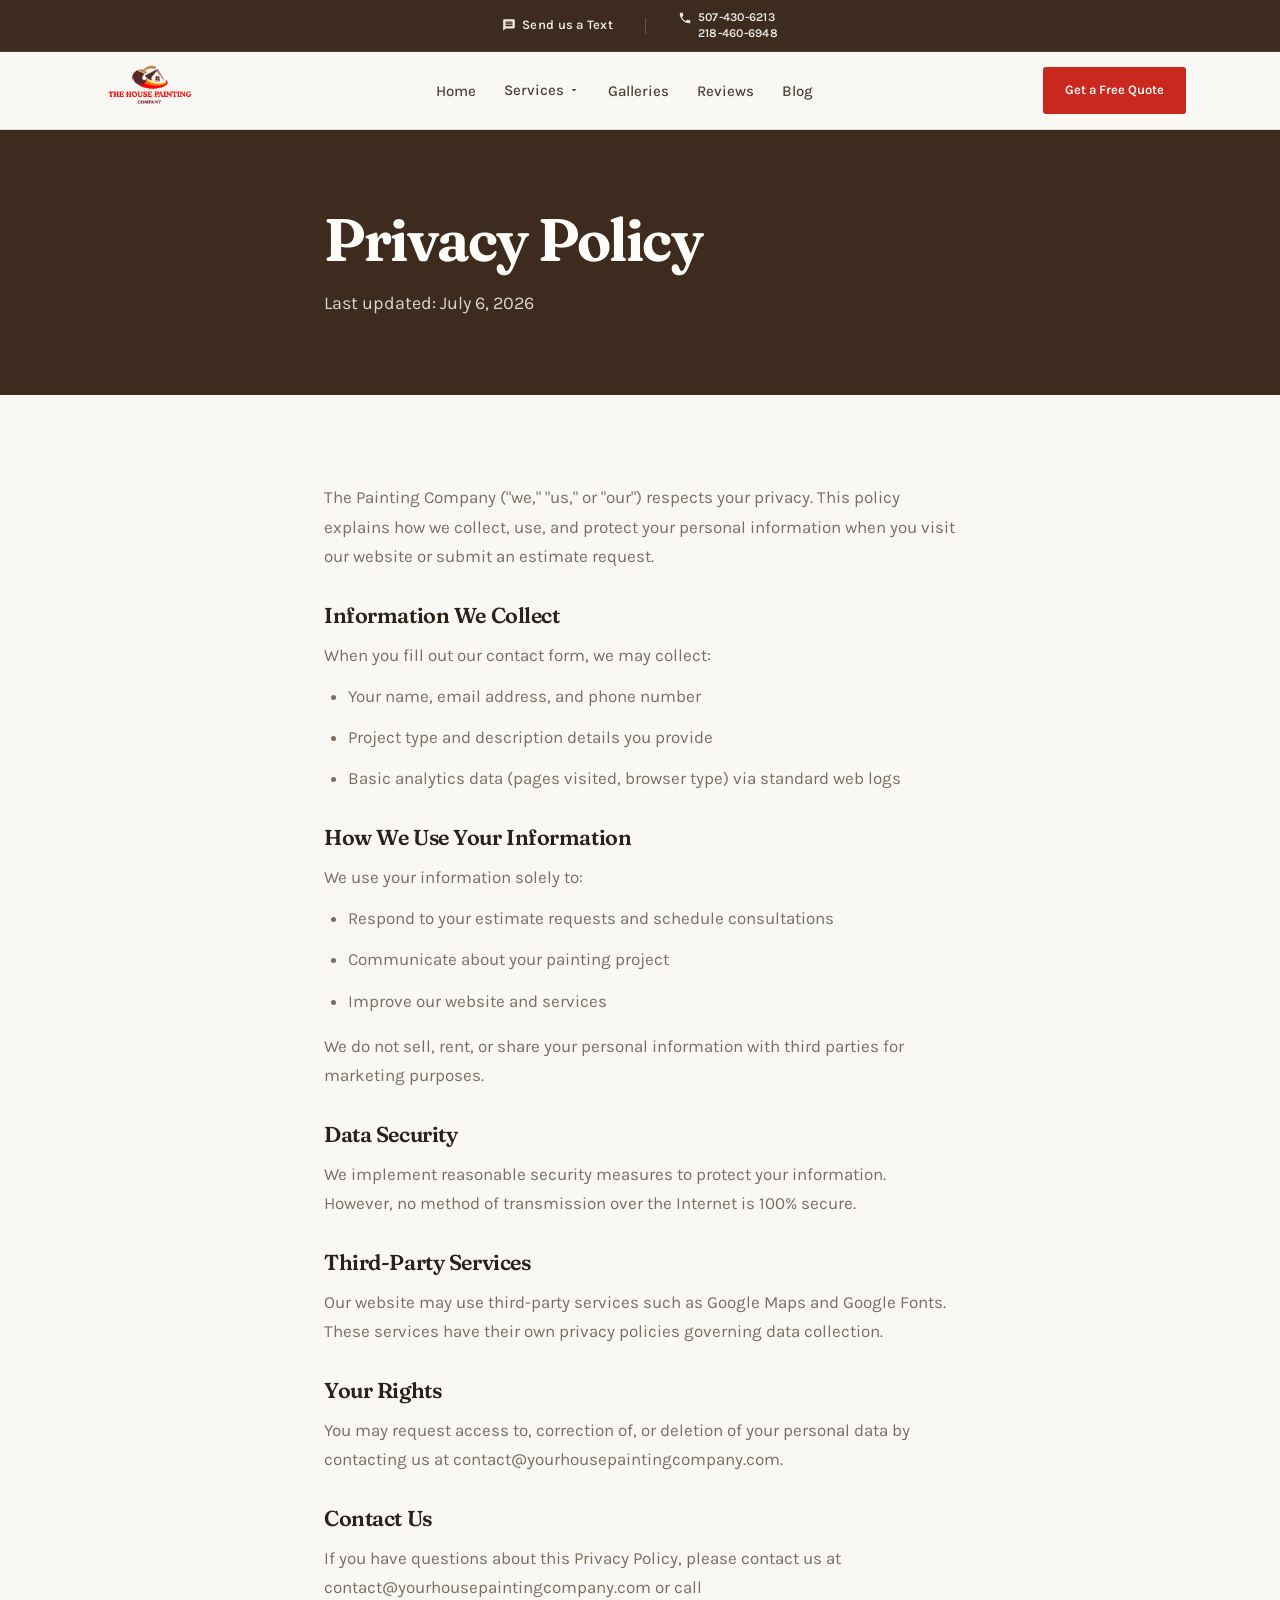
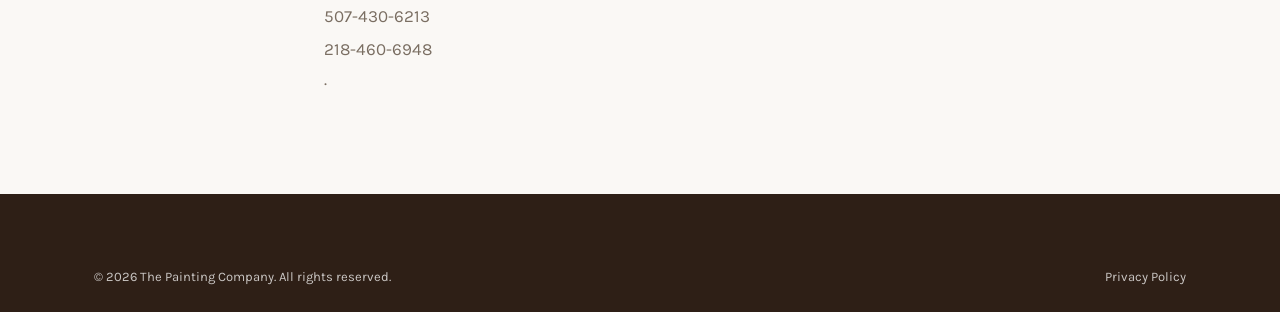
<file: privacy.html>
<!DOCTYPE html>
<html lang="en">
<head>
  <meta charset="UTF-8">
  <meta name="viewport" content="width=device-width, initial-scale=1.0">
  <link rel="icon" href="assets/logo.png" type="image/png">
  <meta name="description" content="Privacy Policy for The Painting Company | Duluth, MN.">
  <title>Privacy Policy | The Painting Company</title>
  <link rel="preconnect" href="https://fonts.googleapis.com">
  <link rel="preconnect" href="https://fonts.gstatic.com" crossorigin>
  <link href="https://fonts.googleapis.com/css2?family=Fraunces:opsz,wght@9..144,500;9..144,600;9..144,650&family=Karla:wght@400;500;600&display=swap" rel="stylesheet">
  <link rel="icon" href="assets/logo.png" type="image/png">
  <link rel="stylesheet" href="css/style.css">
</head>
<body>

  <!-- ========== SITE HEADER ========== -->
  <div class="site-header" role="banner">
    <div class="top-bar">
      <div class="top-bar__inner">
        <a href="sms:+12184606948" class="top-bar__link">
          <svg viewBox="0 0 24 24" aria-hidden="true"><path d="M20 2H4c-1.1 0-2 .9-2 2v18l4-4h14c1.1 0 2-.9 2-2V4c0-1.1-.9-2-2-2zm-2 12H6v-2h12v2zm0-3H6V9h12v2zm0-3H6V6h12v2z"/></svg>
          Send us a Text
        </a>
        <span class="top-bar__divider" aria-hidden="true"></span>
        <div class="top-bar__phones">
          <a href="tel:+15074306213" class="top-bar__link">
            <svg viewBox="0 0 24 24" aria-hidden="true"><path d="M6.62 10.79c1.44 2.83 3.76 5.14 6.59 6.59l2.2-2.2c.27-.27.67-.36 1.02-.24 1.12.37 2.33.57 3.57.57.55 0 1 .45 1 1V20c0 .55-.45 1-1 1-9.39 0-17-7.61-17-17 0-.55.45-1 1-1h3.5c.55 0 1 .45 1 1 0 1.25.2 2.45.57 3.57.11.35.03.74-.25 1.02l-2.2 2.2z"/></svg>
            507-430-6213
          </a>
          <a href="tel:+12184606948" class="top-bar__link top-bar__link--secondary">218-460-6948</a>
        </div>
      </div>
    </div>

    <header class="header">
      <div class="header__inner">
                <a href="index.html" class="header__logo" aria-label="The House Painting Company — Home">
          <img src="assets/logo.png" alt="The House Painting Company" class="header__logo-img" width="200" height="72">
        </a>

        <nav class="header__nav" aria-label="Main navigation">
          <ul class="header__nav-list">
            <li><a href="index.html" class="header__nav-link">Home</a></li>
            <li class="nav-item--dropdown">
              <a href="services.html" class="header__nav-link">
                Services
                <svg viewBox="0 0 24 24" aria-hidden="true"><path d="M7 10l5 5 5-5z"/></svg>
              </a>
              <div class="nav-dropdown" role="menu">
                <a href="services.html#interior" class="nav-dropdown__link" role="menuitem">Interior</a>
                <a href="services.html#exterior" class="nav-dropdown__link" role="menuitem">Exterior</a>
                <a href="services.html#custom" class="nav-dropdown__link" role="menuitem">Custom Services</a>
              </div>
            </li>
            <li><a href="gallery.html" class="header__nav-link">Galleries</a></li>
            <li><a href="reviews.html" class="header__nav-link">Reviews</a></li>
            <li><a href="blog.html" class="header__nav-link">Blog</a></li>
          </ul>
        </nav>

        <div class="header__actions">
          <div class="header__cta">
            <a href="contact.html" class="btn btn--primary">Get a Free Quote</a>
          </div>
          <button class="header__toggle" aria-label="Open menu" aria-expanded="false" aria-controls="mobile-nav">
            <span class="header__toggle-bar"></span>
            <span class="header__toggle-bar"></span>
            <span class="header__toggle-bar"></span>
          </button>
        </div>
      </div>
    </header>
  </div>

  <nav class="mobile-nav" id="mobile-nav" aria-label="Mobile navigation">
    <ul class="mobile-nav__list">
      <li><a href="index.html" class="mobile-nav__link">Home</a></li>
      <li>
        <a href="services.html" class="mobile-nav__link">Services</a>
        <div class="mobile-nav__sub">
          <a href="services.html#interior" class="mobile-nav__sub-link">Interior</a>
          <a href="services.html#exterior" class="mobile-nav__sub-link">Exterior</a>
          <a href="services.html#custom" class="mobile-nav__sub-link">Custom Services</a>
        </div>
      </li>
      <li><a href="gallery.html" class="mobile-nav__link">Galleries</a></li>
      <li><a href="reviews.html" class="mobile-nav__link">Reviews</a></li>
      <li><a href="blog.html" class="mobile-nav__link">Blog</a></li>
    </ul>
        <a href="tel:+15074306213" class="mobile-nav__phone">507-430-6213</a>
    <a href="tel:+12184606948" class="mobile-nav__phone">218-460-6948</a>
    <a href="sms:+12184606948" class="mobile-nav__phone" style="margin-top: 0.5rem;">Text Us</a>
    <div class="mobile-nav__cta">
      <a href="contact.html" class="btn btn--primary btn--lg">Get a Free Quote</a>
    </div>
  </nav>

  <main class="page-offset">
    <section class="page-hero">
      <div class="container fade-in">
        <h1>Privacy Policy</h1>
        <p>Last updated: July 6, 2026</p>
      </div>
    </section>

    <section class="section">
      <div class="container legal-content fade-in">
        <p>The Painting Company ("we," "us," or "our") respects your privacy. This policy explains how we collect, use, and protect your personal information when you visit our website or submit an estimate request.</p>

        <h2>Information We Collect</h2>
        <p>When you fill out our contact form, we may collect:</p>
        <ul>
          <li>Your name, email address, and phone number</li>
          <li>Project type and description details you provide</li>
          <li>Basic analytics data (pages visited, browser type) via standard web logs</li>
        </ul>

        <h2>How We Use Your Information</h2>
        <p>We use your information solely to:</p>
        <ul>
          <li>Respond to your estimate requests and schedule consultations</li>
          <li>Communicate about your painting project</li>
          <li>Improve our website and services</li>
        </ul>
        <p>We do not sell, rent, or share your personal information with third parties for marketing purposes.</p>

        <h2>Data Security</h2>
        <p>We implement reasonable security measures to protect your information. However, no method of transmission over the Internet is 100% secure.</p>

        <h2>Third-Party Services</h2>
        <p>Our website may use third-party services such as Google Maps and Google Fonts. These services have their own privacy policies governing data collection.</p>

        <h2>Your Rights</h2>
        <p>You may request access to, correction of, or deletion of your personal data by contacting us at <a href="mailto:contact@yourhousepaintingcompany.com">contact@yourhousepaintingcompany.com</a>.</p>

        <h2>Contact Us</h2>
        <p>If you have questions about this Privacy Policy, please contact us at <a href="mailto:contact@yourhousepaintingcompany.com">contact@yourhousepaintingcompany.com</a> or call <span class="phone-stack"><a href="tel:+15074306213">507-430-6213</a><a href="tel:+12184606948">218-460-6948</a></span>.</p>
      </div>
    </section>
  </main>

  <footer class="footer" role="contentinfo">
    <div class="container">
      <div class="footer__bottom" style="border-top: none; padding-top: 0;">
        <span>&copy; 2026 The Painting Company. All rights reserved.</span>
        <a href="privacy.html">Privacy Policy</a>
      </div>
    </div>
  </footer>

  <script src="js/main.js" defer></script>
</body>
</html>
</file>
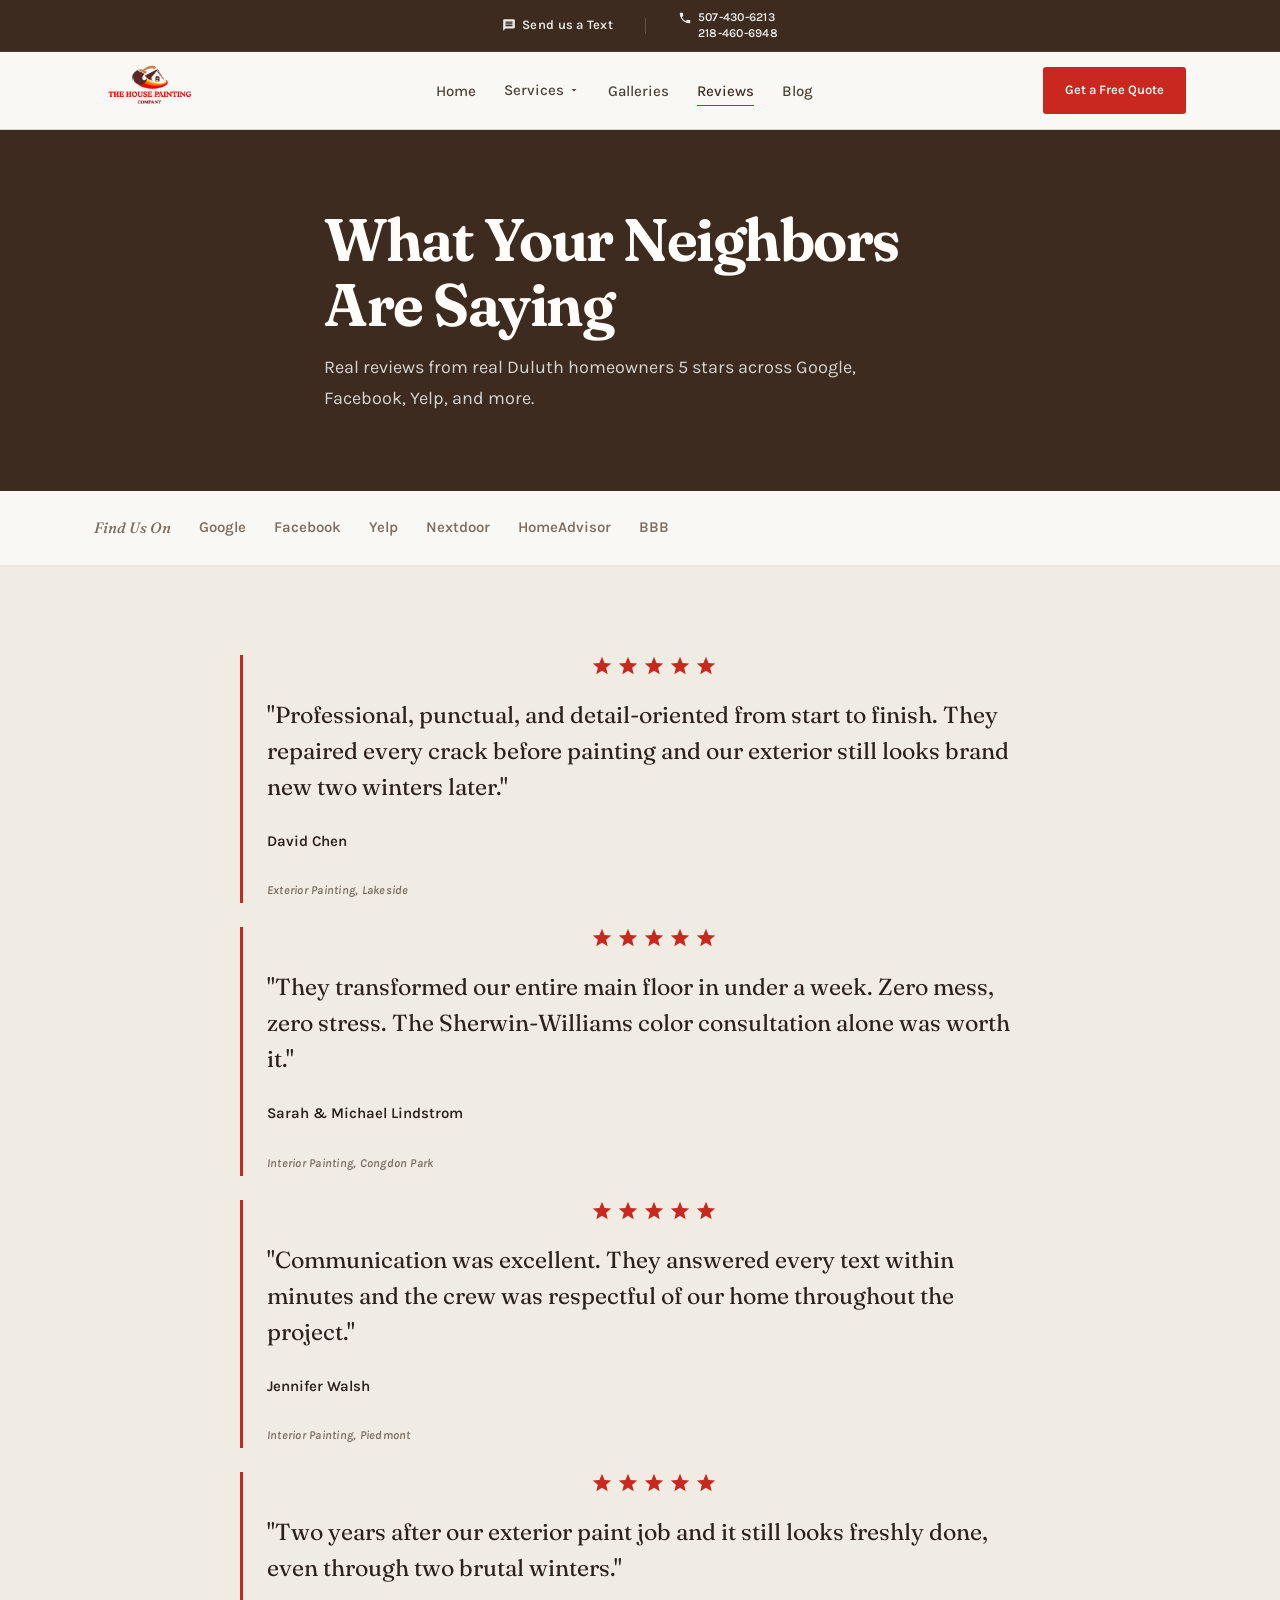
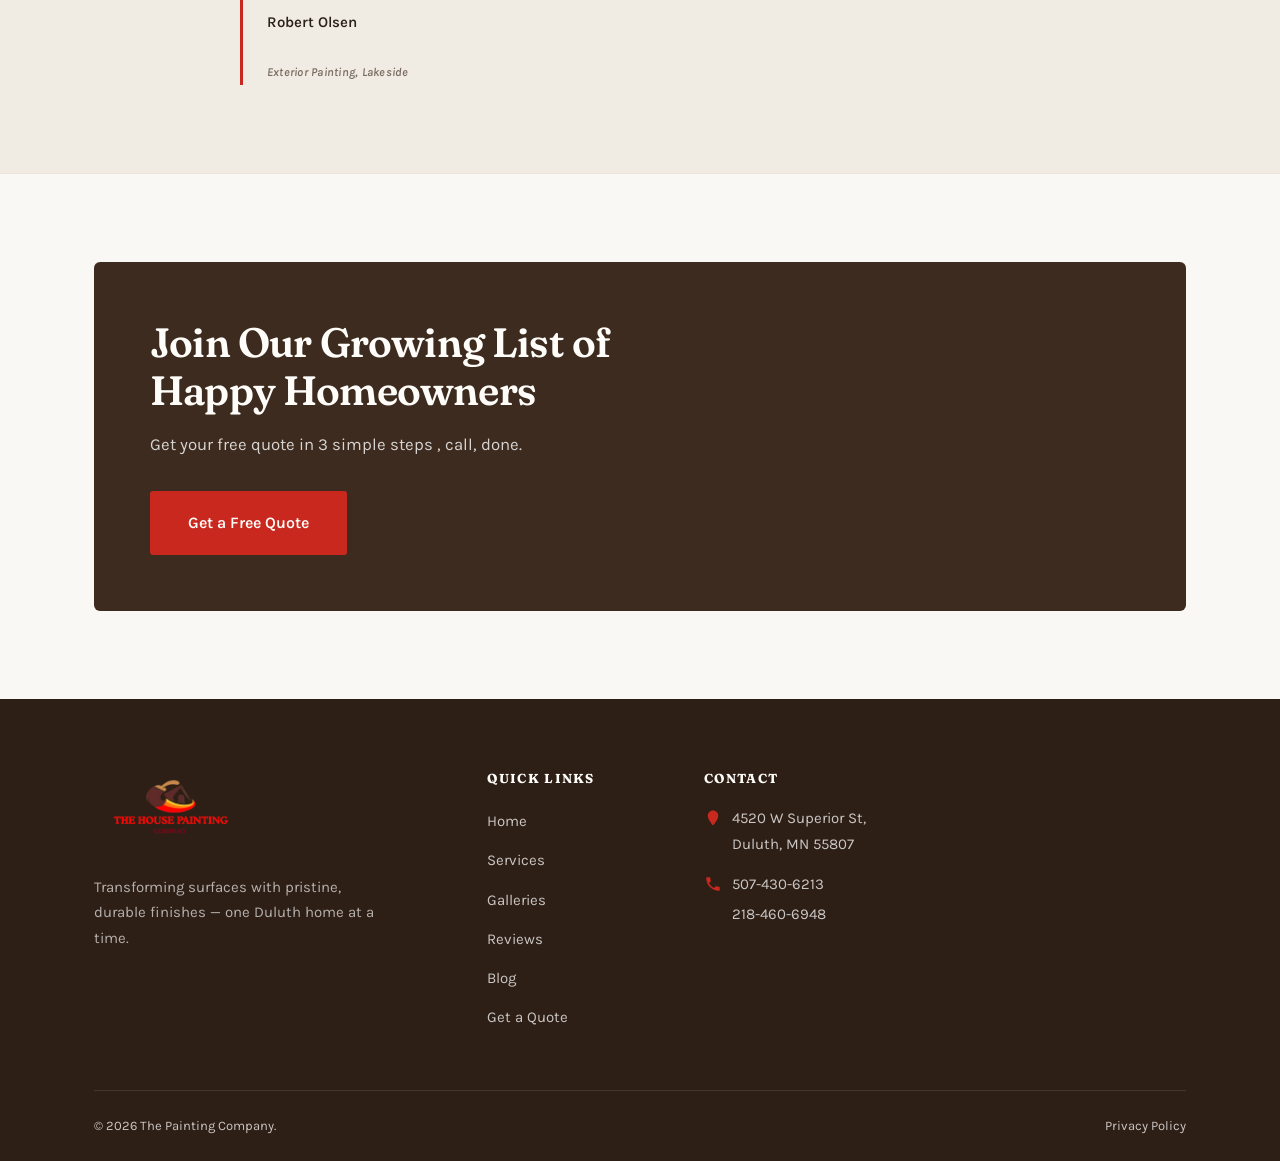
<file: reviews.html>
<!DOCTYPE html>
<html lang="en">
<head>
  <meta charset="UTF-8">
  <meta name="viewport" content="width=device-width, initial-scale=1.0">
  <link rel="icon" href="assets/logo.png" type="image/png">
  <meta name="description" content="Read 5-star reviews from Duluth homeowners who trust The Painting Company for interior and exterior painting.">
  <title>Reviews | The Painting Company | Duluth, MN</title>
  <link rel="preconnect" href="https://fonts.googleapis.com">
  <link rel="preconnect" href="https://fonts.gstatic.com" crossorigin>
  <link href="https://fonts.googleapis.com/css2?family=Fraunces:opsz,wght@9..144,500;9..144,600;9..144,650&family=Karla:wght@400;500;600&display=swap" rel="stylesheet">
  <link rel="icon" href="assets/logo.png" type="image/png">
  <link rel="stylesheet" href="css/style.css">
</head>
<body>

  <div class="site-header" role="banner">
    <div class="top-bar">
      <div class="top-bar__inner">
        <a href="sms:+12184606948" class="top-bar__link"><svg viewBox="0 0 24 24" aria-hidden="true"><path d="M20 2H4c-1.1 0-2 .9-2 2v18l4-4h14c1.1 0 2-.9 2-2V4c0-1.1-.9-2-2-2zm-2 12H6v-2h12v2zm0-3H6V9h12v2zm0-3H6V6h12v2z"/></svg>Send us a Text</a>
        <span class="top-bar__divider" aria-hidden="true"></span>
        <div class="top-bar__phones">
          <a href="tel:+15074306213" class="top-bar__link">
            <svg viewBox="0 0 24 24" aria-hidden="true"><path d="M6.62 10.79c1.44 2.83 3.76 5.14 6.59 6.59l2.2-2.2c.27-.27.67-.36 1.02-.24 1.12.37 2.33.57 3.57.57.55 0 1 .45 1 1V20c0 .55-.45 1-1 1-9.39 0-17-7.61-17-17 0-.55.45-1 1-1h3.5c.55 0 1 .45 1 1 0 1.25.2 2.45.57 3.57.11.35.03.74-.25 1.02l-2.2 2.2z"/></svg>
            507-430-6213
          </a>
          <a href="tel:+12184606948" class="top-bar__link top-bar__link--secondary">218-460-6948</a>
        </div>
      </div>
    </div>
    <header class="header">
      <div class="header__inner">
        <a href="index.html" class="header__logo" aria-label="The House Painting Company — Home"><img src="assets/logo.png" alt="The House Painting Company" class="header__logo-img" width="200" height="72"></a>
        <nav class="header__nav" aria-label="Main navigation">
          <ul class="header__nav-list">
            <li><a href="index.html" class="header__nav-link">Home</a></li>
            <li class="nav-item--dropdown"><a href="services.html" class="header__nav-link">Services<svg viewBox="0 0 24 24" aria-hidden="true"><path d="M7 10l5 5 5-5z"/></svg></a><div class="nav-dropdown" role="menu"><a href="services.html#interior" class="nav-dropdown__link">Interior</a><a href="services.html#exterior" class="nav-dropdown__link">Exterior</a><a href="services.html#custom" class="nav-dropdown__link">Custom Services</a></div></li>
            <li><a href="gallery.html" class="header__nav-link">Galleries</a></li>
            <li><a href="reviews.html" class="header__nav-link header__nav-link--active">Reviews</a></li>
            <li><a href="blog.html" class="header__nav-link">Blog</a></li>
          </ul>
        </nav>
        <div class="header__actions"><div class="header__cta"><a href="contact.html" class="btn btn--primary">Get a Free Quote</a></div><button class="header__toggle" aria-label="Open menu" aria-expanded="false" aria-controls="mobile-nav"><span class="header__toggle-bar"></span><span class="header__toggle-bar"></span><span class="header__toggle-bar"></span></button></div>
      </div>
    </header>
  </div>

  <nav class="mobile-nav" id="mobile-nav" aria-label="Mobile navigation">
    <ul class="mobile-nav__list"><li><a href="index.html" class="mobile-nav__link">Home</a></li><li><a href="services.html" class="mobile-nav__link">Services</a><div class="mobile-nav__sub"><a href="services.html#interior" class="mobile-nav__sub-link">Interior</a><a href="services.html#exterior" class="mobile-nav__sub-link">Exterior</a><a href="services.html#custom" class="mobile-nav__sub-link">Custom Services</a></div></li><li><a href="gallery.html" class="mobile-nav__link">Galleries</a></li><li><a href="reviews.html" class="mobile-nav__link">Reviews</a></li><li><a href="blog.html" class="mobile-nav__link">Blog</a></li></ul>
    <a href="tel:+15074306213" class="mobile-nav__phone">507-430-6213</a>
    <a href="tel:+12184606948" class="mobile-nav__phone">218-460-6948</a>
    <div class="mobile-nav__cta"><a href="contact.html" class="btn btn--primary btn--lg">Get a Free Quote</a></div>
  </nav>

  <main class="page-offset">
    <section class="page-hero"><div class="container fade-in"><h1>What Your Neighbors Are Saying</h1><p>Real reviews from real Duluth homeowners  5 stars across Google, Facebook, Yelp, and more.</p></div></section>

    <section class="platform-bar"><div class="container"><div class="platform-bar__inner fade-in"><span class="platform-bar__label">Find Us On</span><span class="platform-logo platform-logo--google">Google</span><span class="platform-logo platform-logo--facebook">Facebook</span><span class="platform-logo platform-logo--yelp">Yelp</span><span class="platform-logo">Nextdoor</span><span class="platform-logo">HomeAdvisor</span><span class="platform-logo platform-logo--bbb">BBB</span></div></div></section>

    <section class="section section--gray">
      <div class="container">
        <div style="display: grid; grid-template-columns: 1fr; gap: 1.5rem; max-width: 800px; margin: 0 auto;">
          <article class="testimonial__inner fade-in" style="text-align: left; max-width: none; margin: 0;">
            <div class="testimonial__stars" aria-label="5 stars"><svg viewBox="0 0 24 24"><path d="M12 17.27L18.18 21l-1.64-7.03L22 9.24l-7.19-.61L12 2 9.19 8.63 2 9.24l5.46 4.73L5.82 21z"/></svg><svg viewBox="0 0 24 24"><path d="M12 17.27L18.18 21l-1.64-7.03L22 9.24l-7.19-.61L12 2 9.19 8.63 2 9.24l5.46 4.73L5.82 21z"/></svg><svg viewBox="0 0 24 24"><path d="M12 17.27L18.18 21l-1.64-7.03L22 9.24l-7.19-.61L12 2 9.19 8.63 2 9.24l5.46 4.73L5.82 21z"/></svg><svg viewBox="0 0 24 24"><path d="M12 17.27L18.18 21l-1.64-7.03L22 9.24l-7.19-.61L12 2 9.19 8.63 2 9.24l5.46 4.73L5.82 21z"/></svg><svg viewBox="0 0 24 24"><path d="M12 17.27L18.18 21l-1.64-7.03L22 9.24l-7.19-.61L12 2 9.19 8.63 2 9.24l5.46 4.73L5.82 21z"/></svg></div>
            <p class="testimonial__quote" style="font-style: normal;">"Professional, punctual, and detail-oriented from start to finish. They repaired every crack before painting and our exterior still looks brand new two winters later."</p>
            <p class="testimonial__author">David Chen</p><span class="review-card__service">Exterior Painting, Lakeside</span>
          </article>
          <article class="testimonial__inner fade-in" style="text-align: left; max-width: none; margin: 0;">
            <div class="testimonial__stars" aria-label="5 stars"><svg viewBox="0 0 24 24"><path d="M12 17.27L18.18 21l-1.64-7.03L22 9.24l-7.19-.61L12 2 9.19 8.63 2 9.24l5.46 4.73L5.82 21z"/></svg><svg viewBox="0 0 24 24"><path d="M12 17.27L18.18 21l-1.64-7.03L22 9.24l-7.19-.61L12 2 9.19 8.63 2 9.24l5.46 4.73L5.82 21z"/></svg><svg viewBox="0 0 24 24"><path d="M12 17.27L18.18 21l-1.64-7.03L22 9.24l-7.19-.61L12 2 9.19 8.63 2 9.24l5.46 4.73L5.82 21z"/></svg><svg viewBox="0 0 24 24"><path d="M12 17.27L18.18 21l-1.64-7.03L22 9.24l-7.19-.61L12 2 9.19 8.63 2 9.24l5.46 4.73L5.82 21z"/></svg><svg viewBox="0 0 24 24"><path d="M12 17.27L18.18 21l-1.64-7.03L22 9.24l-7.19-.61L12 2 9.19 8.63 2 9.24l5.46 4.73L5.82 21z"/></svg></div>
            <p class="testimonial__quote" style="font-style: normal;">"They transformed our entire main floor in under a week. Zero mess, zero stress. The Sherwin-Williams color consultation alone was worth it."</p>
            <p class="testimonial__author">Sarah &amp; Michael Lindstrom</p><span class="review-card__service">Interior Painting, Congdon Park</span>
          </article>
          <article class="testimonial__inner fade-in" style="text-align: left; max-width: none; margin: 0;">
            <div class="testimonial__stars" aria-label="5 stars"><svg viewBox="0 0 24 24"><path d="M12 17.27L18.18 21l-1.64-7.03L22 9.24l-7.19-.61L12 2 9.19 8.63 2 9.24l5.46 4.73L5.82 21z"/></svg><svg viewBox="0 0 24 24"><path d="M12 17.27L18.18 21l-1.64-7.03L22 9.24l-7.19-.61L12 2 9.19 8.63 2 9.24l5.46 4.73L5.82 21z"/></svg><svg viewBox="0 0 24 24"><path d="M12 17.27L18.18 21l-1.64-7.03L22 9.24l-7.19-.61L12 2 9.19 8.63 2 9.24l5.46 4.73L5.82 21z"/></svg><svg viewBox="0 0 24 24"><path d="M12 17.27L18.18 21l-1.64-7.03L22 9.24l-7.19-.61L12 2 9.19 8.63 2 9.24l5.46 4.73L5.82 21z"/></svg><svg viewBox="0 0 24 24"><path d="M12 17.27L18.18 21l-1.64-7.03L22 9.24l-7.19-.61L12 2 9.19 8.63 2 9.24l5.46 4.73L5.82 21z"/></svg></div>
            <p class="testimonial__quote" style="font-style: normal;">"Communication was excellent. They answered every text within minutes and the crew was respectful of our home throughout the project."</p>
            <p class="testimonial__author">Jennifer Walsh</p><span class="review-card__service">Interior Painting, Piedmont</span>
          </article>
          <article class="testimonial__inner fade-in" style="text-align: left; max-width: none; margin: 0;">
            <div class="testimonial__stars" aria-label="5 stars"><svg viewBox="0 0 24 24"><path d="M12 17.27L18.18 21l-1.64-7.03L22 9.24l-7.19-.61L12 2 9.19 8.63 2 9.24l5.46 4.73L5.82 21z"/></svg><svg viewBox="0 0 24 24"><path d="M12 17.27L18.18 21l-1.64-7.03L22 9.24l-7.19-.61L12 2 9.19 8.63 2 9.24l5.46 4.73L5.82 21z"/></svg><svg viewBox="0 0 24 24"><path d="M12 17.27L18.18 21l-1.64-7.03L22 9.24l-7.19-.61L12 2 9.19 8.63 2 9.24l5.46 4.73L5.82 21z"/></svg><svg viewBox="0 0 24 24"><path d="M12 17.27L18.18 21l-1.64-7.03L22 9.24l-7.19-.61L12 2 9.19 8.63 2 9.24l5.46 4.73L5.82 21z"/></svg><svg viewBox="0 0 24 24"><path d="M12 17.27L18.18 21l-1.64-7.03L22 9.24l-7.19-.61L12 2 9.19 8.63 2 9.24l5.46 4.73L5.82 21z"/></svg></div>
            <p class="testimonial__quote" style="font-style: normal;">"Two years after our exterior paint job and it still looks freshly done, even through two brutal winters."</p>
            <p class="testimonial__author">Robert Olsen</p><span class="review-card__service">Exterior Painting, Lakeside</span>
          </article>
        </div>
      </div>
    </section>

    <section class="section"><div class="container"><div class="cta-banner fade-in"><h2>Join Our Growing List of Happy Homeowners</h2><p>Get your free quote in 3 simple steps , call, done.</p><a href="contact.html" class="btn btn--primary btn--lg">Get a Free Quote</a></div></div></section>
  </main>

  <footer class="footer" role="contentinfo"><div class="container"><div class="footer__grid"><div class="footer__brand"><a href="index.html" class="header__logo" aria-label="The House Painting Company — Home"><img src="assets/logo.png" alt="The House Painting Company" class="header__logo-img header__logo-img--footer" width="220" height="80"></a><p class="footer__mission">Transforming surfaces with pristine, durable finishes — one Duluth home at a time.</p></div><div><h3 class="footer__heading">Quick Links</h3><ul class="footer__links"><li><a href="index.html">Home</a></li><li><a href="services.html">Services</a></li><li><a href="gallery.html">Galleries</a></li><li><a href="reviews.html">Reviews</a></li><li><a href="blog.html">Blog</a></li><li><a href="contact.html">Get a Quote</a></li></ul></div><div><h3 class="footer__heading">Contact</h3><div class="footer__contact-item"><svg viewBox="0 0 24 24"><path d="M12 2C8.13 2 5 5.13 5 9c0 5.25 7 13 7 13s7-7.75 7-13c0-3.87-3.13-7-7-7z"/></svg><span>4520 W Superior St, Duluth, MN 55807</span></div><div class="footer__contact-item"><svg viewBox="0 0 24 24"><path d="M6.62 10.79c1.44 2.83 3.76 5.14 6.59 6.59l2.2-2.2c.27-.27.67-.36 1.02-.24 1.12.37 2.33.57 3.57.57.55 0 1 .45 1 1V20c0 .55-.45 1-1 1-9.39 0-17-7.61-17-17 0-.55.45-1 1-1h3.5c.55 0 1 .45 1 1 0 1.25.2 2.45.57 3.57.11.35.03.74-.25 1.02l-2.2 2.2z"/></svg><span class="phone-stack"><a href="tel:+15074306213">507-430-6213</a><a href="tel:+12184606948">218-460-6948</a></span></div></div></div><div class="footer__bottom"><span>&copy; 2026 The Painting Company.</span><a href="privacy.html">Privacy Policy</a></div></div></footer>
  <script src="js/main.js" defer></script>
</body>
</html>
</file>
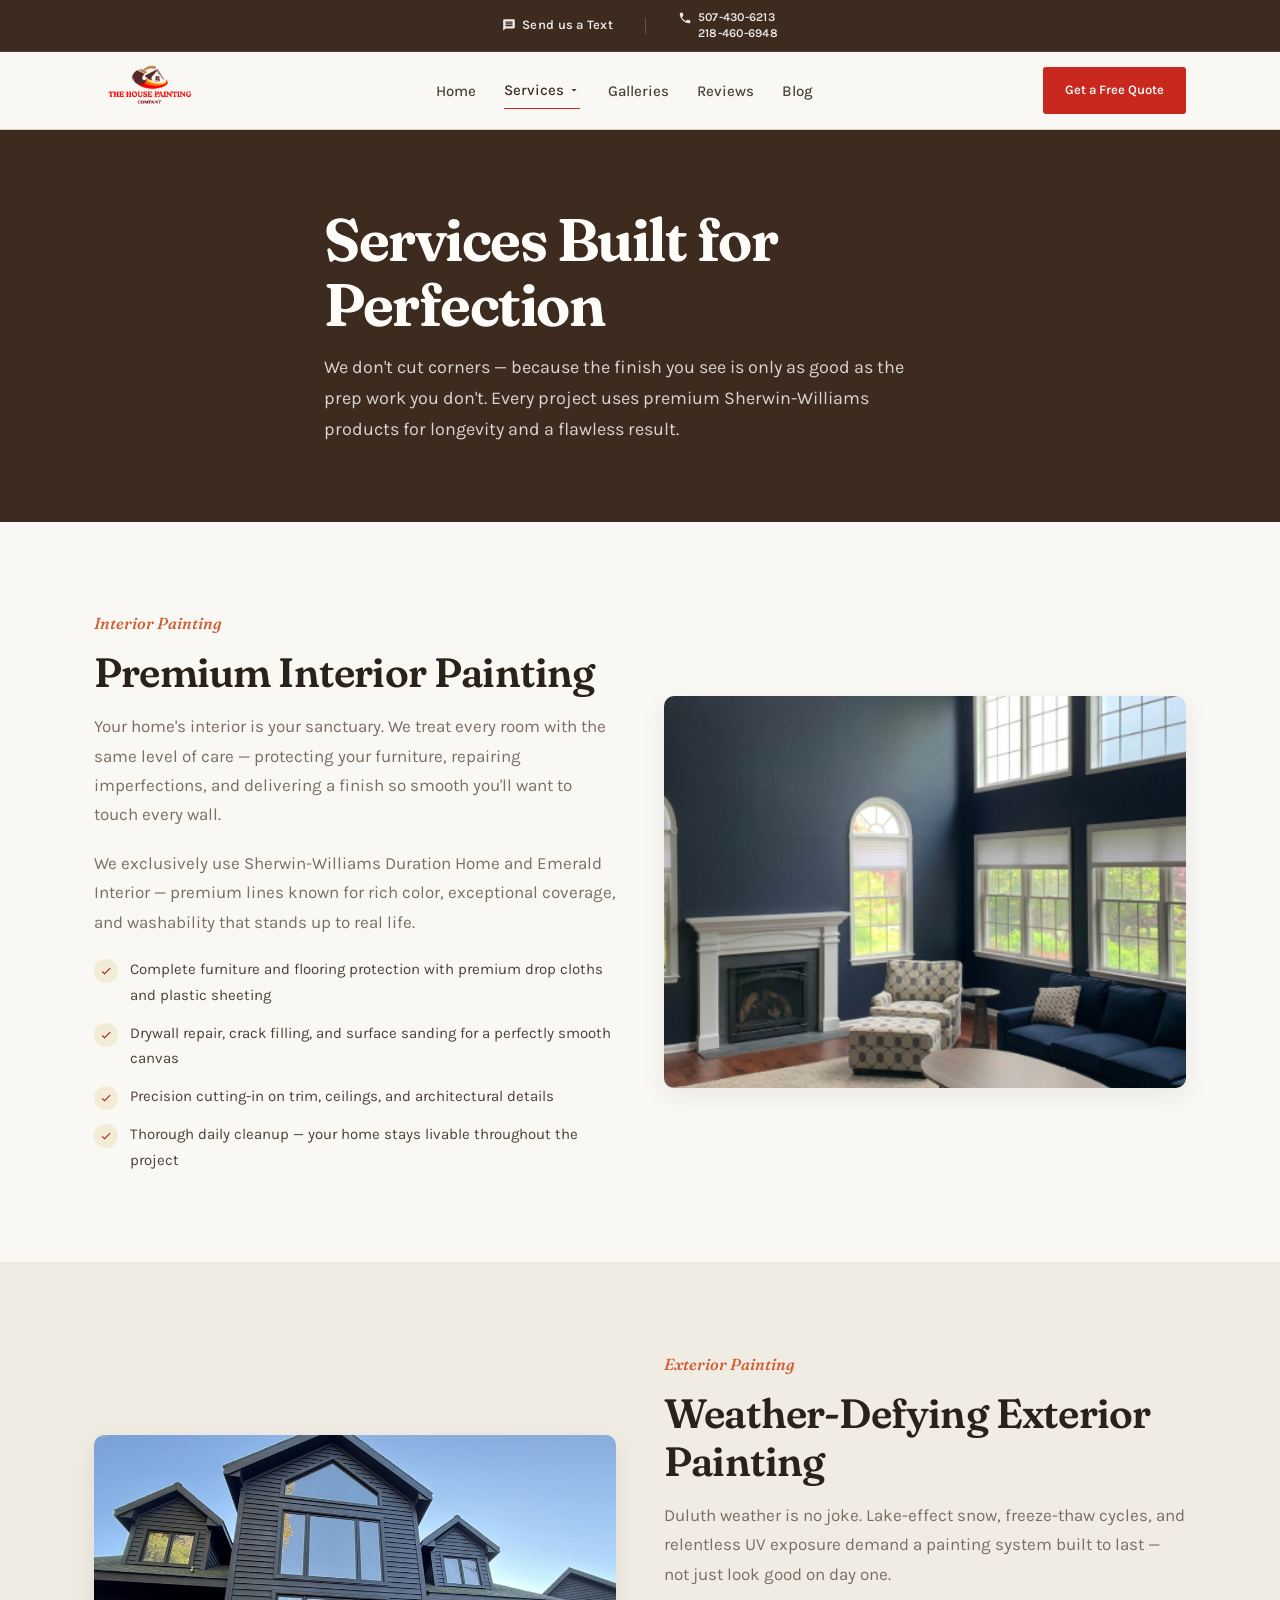
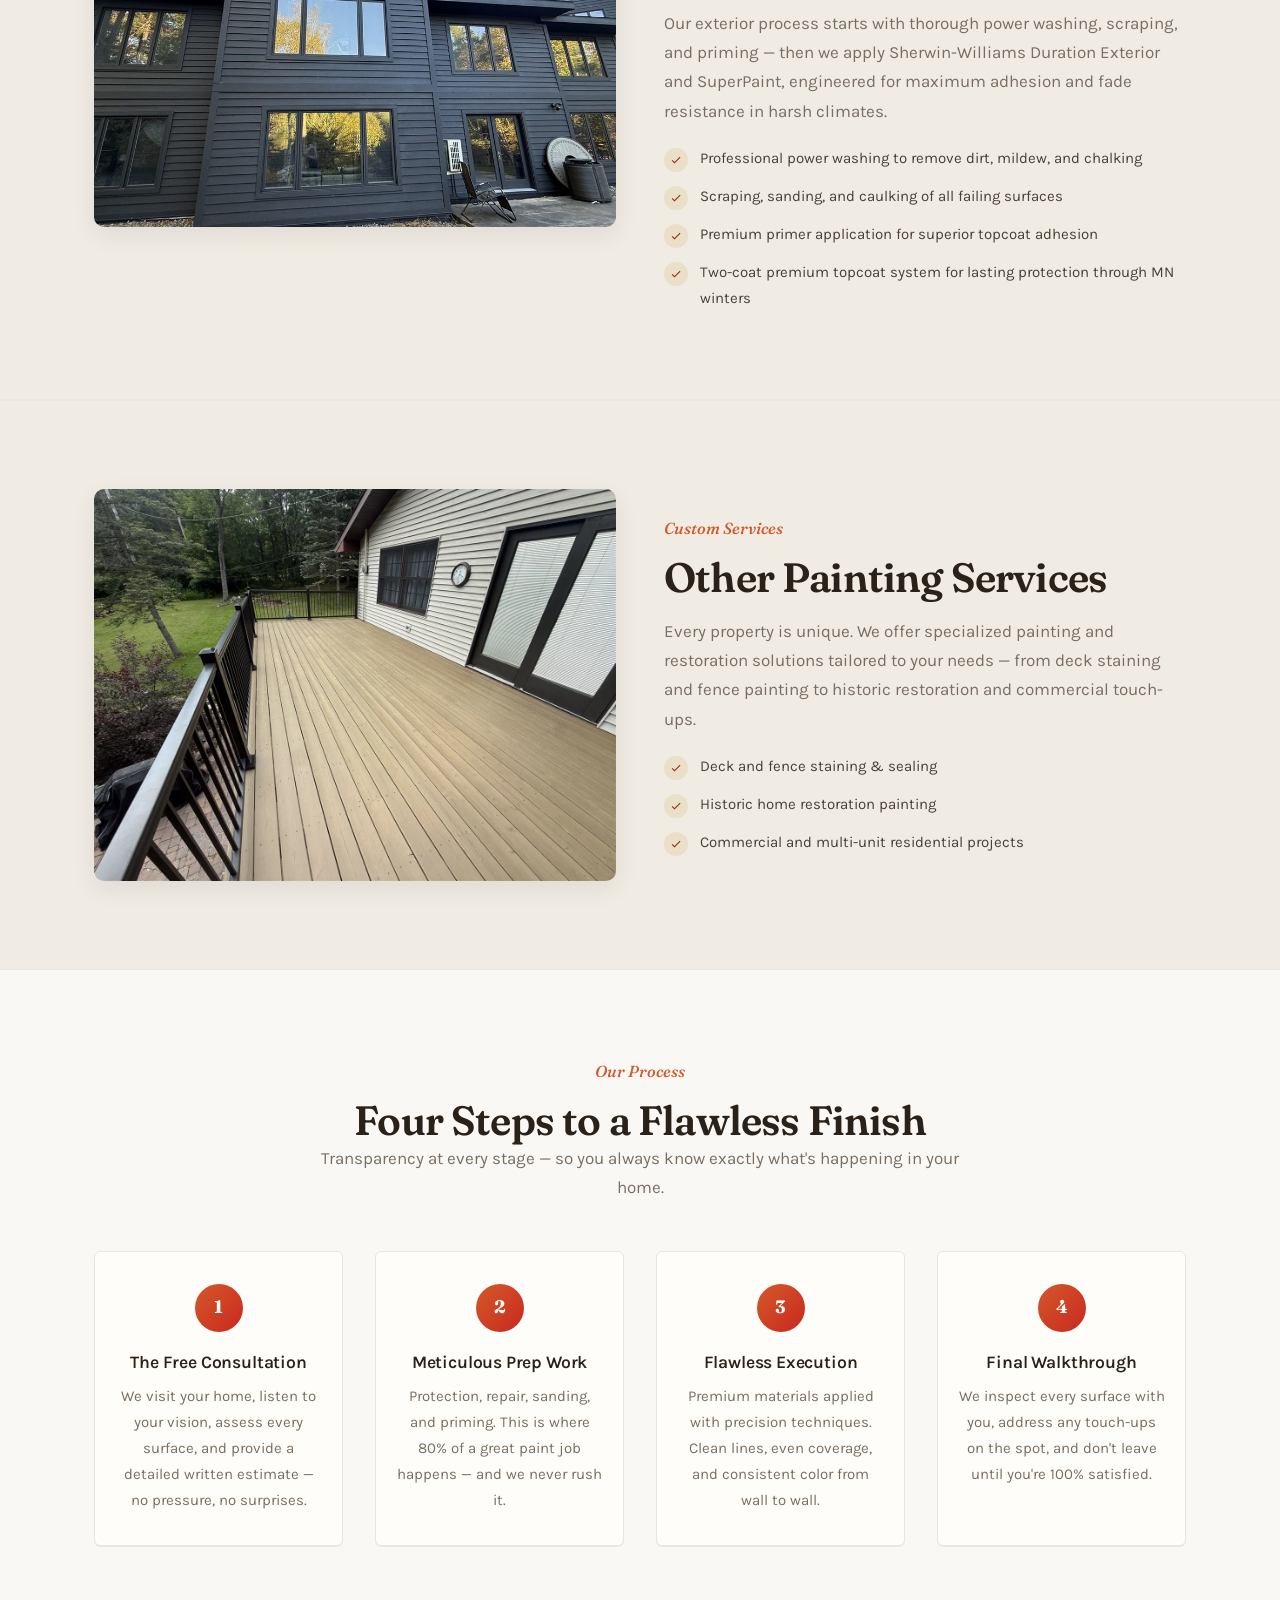
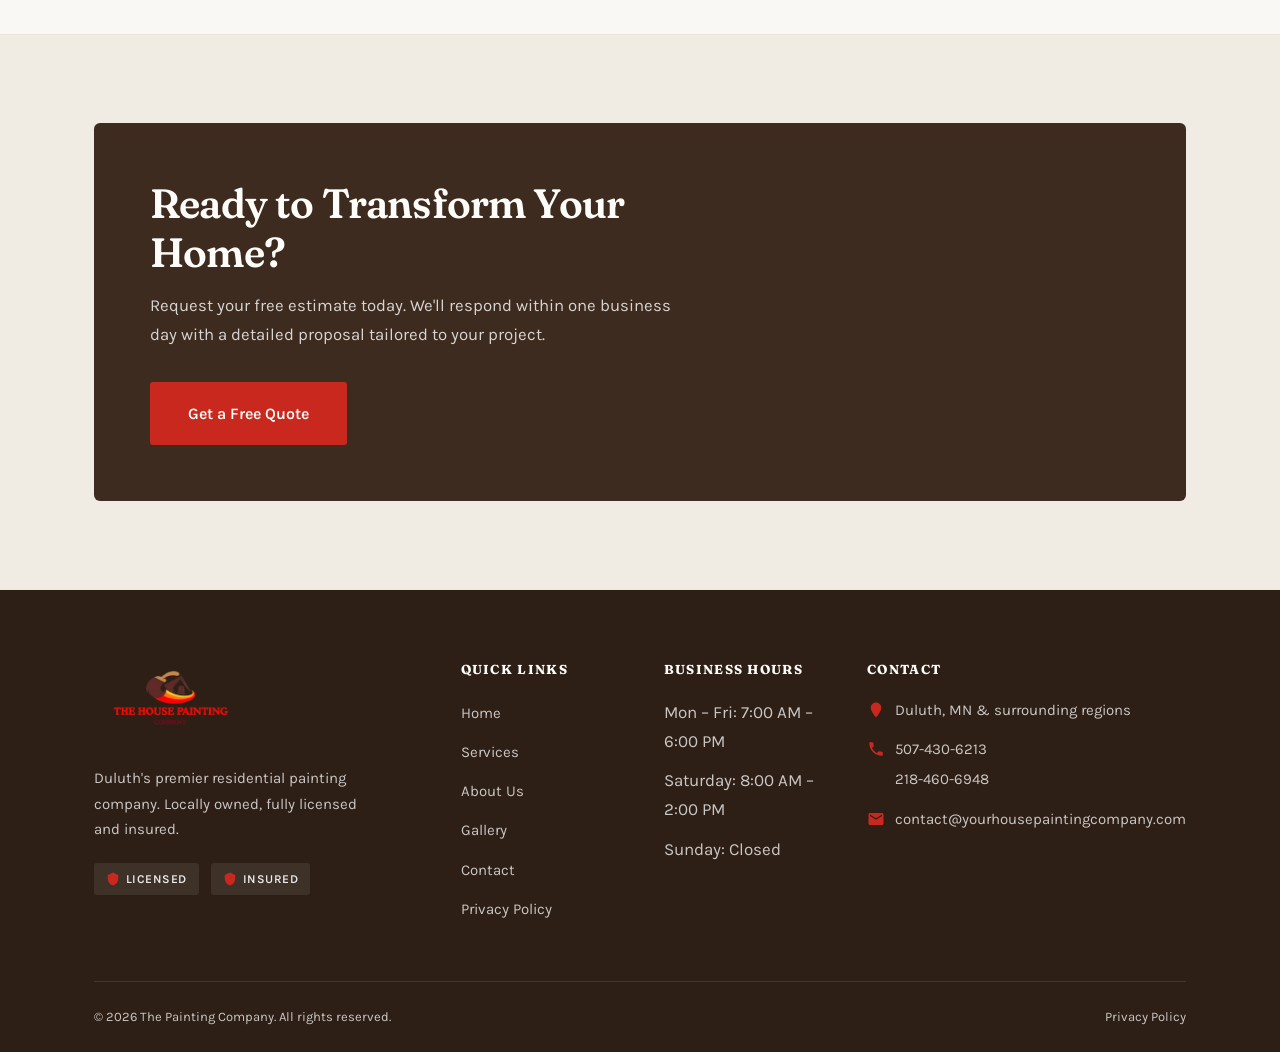
<file: services.html>
<!DOCTYPE html>
<html lang="en">
<head>
  <meta charset="UTF-8">
  <meta name="viewport" content="width=device-width, initial-scale=1.0">
  <link rel="icon" href="assets/logo.png" type="image/png">
  <meta name="description" content="Premium interior and exterior painting services in Duluth, MN. Sherwin-Williams premium paints. Meticulous prep, flawless execution, final walkthrough.">
  <title>Services | The Painting Company | Duluth, MN</title>
  <link rel="preconnect" href="https://fonts.googleapis.com">
  <link rel="preconnect" href="https://fonts.gstatic.com" crossorigin>
  <link href="https://fonts.googleapis.com/css2?family=Fraunces:opsz,wght@9..144,500;9..144,600;9..144,650&family=Karla:wght@400;500;600&display=swap" rel="stylesheet">
  <link rel="icon" href="assets/logo.png" type="image/png">
  <link rel="stylesheet" href="css/style.css">
</head>
<body>

  <div class="site-header" role="banner">
    <div class="top-bar">
      <div class="top-bar__inner">
        <a href="sms:+12184606948" class="top-bar__link"><svg viewBox="0 0 24 24" aria-hidden="true"><path d="M20 2H4c-1.1 0-2 .9-2 2v18l4-4h14c1.1 0 2-.9 2-2V4c0-1.1-.9-2-2-2zm-2 12H6v-2h12v2zm0-3H6V9h12v2zm0-3H6V6h12v2z"/></svg>Send us a Text</a>
        <span class="top-bar__divider" aria-hidden="true"></span>
        <div class="top-bar__phones">
          <a href="tel:+15074306213" class="top-bar__link">
            <svg viewBox="0 0 24 24" aria-hidden="true"><path d="M6.62 10.79c1.44 2.83 3.76 5.14 6.59 6.59l2.2-2.2c.27-.27.67-.36 1.02-.24 1.12.37 2.33.57 3.57.57.55 0 1 .45 1 1V20c0 .55-.45 1-1 1-9.39 0-17-7.61-17-17 0-.55.45-1 1-1h3.5c.55 0 1 .45 1 1 0 1.25.2 2.45.57 3.57.11.35.03.74-.25 1.02l-2.2 2.2z"/></svg>
            507-430-6213
          </a>
          <a href="tel:+12184606948" class="top-bar__link top-bar__link--secondary">218-460-6948</a>
        </div>
      </div>
    </div>
    <header class="header">
      <div class="header__inner">
        <a href="index.html" class="header__logo" aria-label="The House Painting Company — Home"><img src="assets/logo.png" alt="The House Painting Company" class="header__logo-img" width="200" height="72"></a>
        <nav class="header__nav" aria-label="Main navigation">
          <ul class="header__nav-list">
            <li><a href="index.html" class="header__nav-link">Home</a></li>
            <li class="nav-item--dropdown"><a href="services.html" class="header__nav-link header__nav-link--active">Services<svg viewBox="0 0 24 24" aria-hidden="true"><path d="M7 10l5 5 5-5z"/></svg></a><div class="nav-dropdown" role="menu"><a href="services.html#interior" class="nav-dropdown__link">Interior</a><a href="services.html#exterior" class="nav-dropdown__link">Exterior</a><a href="services.html#custom" class="nav-dropdown__link">Custom Services</a></div></li>
            <li><a href="gallery.html" class="header__nav-link">Galleries</a></li>
            <li><a href="reviews.html" class="header__nav-link">Reviews</a></li>
            <li><a href="blog.html" class="header__nav-link">Blog</a></li>
          </ul>
        </nav>
        <div class="header__actions"><div class="header__cta"><a href="contact.html" class="btn btn--primary">Get a Free Quote</a></div><button class="header__toggle" aria-label="Open menu" aria-expanded="false" aria-controls="mobile-nav"><span class="header__toggle-bar"></span><span class="header__toggle-bar"></span><span class="header__toggle-bar"></span></button></div>
      </div>
    </header>
  </div>

  <nav class="mobile-nav" id="mobile-nav" aria-label="Mobile navigation">
    <ul class="mobile-nav__list">
      <li><a href="index.html" class="mobile-nav__link">Home</a></li>
      <li><a href="services.html" class="mobile-nav__link">Services</a><div class="mobile-nav__sub"><a href="services.html#interior" class="mobile-nav__sub-link">Interior</a><a href="services.html#exterior" class="mobile-nav__sub-link">Exterior</a><a href="services.html#custom" class="mobile-nav__sub-link">Custom Services</a></div></li>
      <li><a href="gallery.html" class="mobile-nav__link">Galleries</a></li>
      <li><a href="reviews.html" class="mobile-nav__link">Reviews</a></li>
      <li><a href="blog.html" class="mobile-nav__link">Blog</a></li>
    </ul>
    <a href="tel:+15074306213" class="mobile-nav__phone">507-430-6213</a>
    <a href="tel:+12184606948" class="mobile-nav__phone">218-460-6948</a>
    <div class="mobile-nav__cta"><a href="contact.html" class="btn btn--primary btn--lg">Get a Free Quote</a></div>
  </nav>

  <main class="page-offset">

    <section class="page-hero">
      <div class="container fade-in">
        <h1>Services Built for Perfection</h1>
        <p>We don't cut corners — because the finish you see is only as good as the prep work you don't. Every project uses premium Sherwin-Williams products for longevity and a flawless result.</p>
      </div>
    </section>

    <!-- INTERIOR -->
    <section class="section" id="interior" aria-labelledby="interior-heading">
      <div class="container">
        <div class="service-detail fade-in">
          <div class="service-detail__content">
            <span class="section-label">Interior Painting</span>
            <h2 id="interior-heading">Premium Interior Painting</h2>
            <p>Your home's interior is your sanctuary. We treat every room with the same level of care — protecting your furniture, repairing imperfections, and delivering a finish so smooth you'll want to touch every wall.</p>
            <p>We exclusively use Sherwin-Williams Duration Home and Emerald Interior — premium lines known for rich color, exceptional coverage, and washability that stands up to real life.</p>
            <ul class="feature-list">
              <li class="feature-list__item">
                <span class="feature-list__icon"><svg viewBox="0 0 24 24"><path d="M9 16.17L4.83 12l-1.42 1.41L9 19 21 7l-1.41-1.41z"/></svg></span>
                Complete furniture and flooring protection with premium drop cloths and plastic sheeting
              </li>
              <li class="feature-list__item">
                <span class="feature-list__icon"><svg viewBox="0 0 24 24"><path d="M9 16.17L4.83 12l-1.42 1.41L9 19 21 7l-1.41-1.41z"/></svg></span>
                Drywall repair, crack filling, and surface sanding for a perfectly smooth canvas
              </li>
              <li class="feature-list__item">
                <span class="feature-list__icon"><svg viewBox="0 0 24 24"><path d="M9 16.17L4.83 12l-1.42 1.41L9 19 21 7l-1.41-1.41z"/></svg></span>
                Precision cutting-in on trim, ceilings, and architectural details
              </li>
              <li class="feature-list__item">
                <span class="feature-list__icon"><svg viewBox="0 0 24 24"><path d="M9 16.17L4.83 12l-1.42 1.41L9 19 21 7l-1.41-1.41z"/></svg></span>
                Thorough daily cleanup — your home stays livable throughout the project
              </li>
            </ul>
          </div>
          <div class="service-detail__image">
            <img src="assets/work/interior-living-room.png" alt="Interior painting with navy walls and crisp white trim in a modern living room" width="800" height="600" loading="lazy">
          </div>
        </div>
      </div>
    </section>

    <!-- EXTERIOR -->
    <section class="section section--gray" id="exterior" aria-labelledby="exterior-heading">
      <div class="container">
        <div class="service-detail service-detail--reverse fade-in">
          <div class="service-detail__content">
            <span class="section-label">Exterior Painting</span>
            <h2 id="exterior-heading">Weather-Defying Exterior Painting</h2>
            <p>Duluth weather is no joke. Lake-effect snow, freeze-thaw cycles, and relentless UV exposure demand a painting system built to last — not just look good on day one.</p>
            <p>Our exterior process starts with thorough power washing, scraping, and priming — then we apply Sherwin-Williams Duration Exterior and SuperPaint, engineered for maximum adhesion and fade resistance in harsh climates.</p>
            <ul class="feature-list">
              <li class="feature-list__item">
                <span class="feature-list__icon"><svg viewBox="0 0 24 24"><path d="M9 16.17L4.83 12l-1.42 1.41L9 19 21 7l-1.41-1.41z"/></svg></span>
                Professional power washing to remove dirt, mildew, and chalking
              </li>
              <li class="feature-list__item">
                <span class="feature-list__icon"><svg viewBox="0 0 24 24"><path d="M9 16.17L4.83 12l-1.42 1.41L9 19 21 7l-1.41-1.41z"/></svg></span>
                Scraping, sanding, and caulking of all failing surfaces
              </li>
              <li class="feature-list__item">
                <span class="feature-list__icon"><svg viewBox="0 0 24 24"><path d="M9 16.17L4.83 12l-1.42 1.41L9 19 21 7l-1.41-1.41z"/></svg></span>
                Premium primer application for superior topcoat adhesion
              </li>
              <li class="feature-list__item">
                <span class="feature-list__icon"><svg viewBox="0 0 24 24"><path d="M9 16.17L4.83 12l-1.42 1.41L9 19 21 7l-1.41-1.41z"/></svg></span>
                Two-coat premium topcoat system for lasting protection through MN winters
              </li>
            </ul>
          </div>
          <div class="service-detail__image">
            <img src="assets/work/exterior-matte-black.jpg" alt="Exterior painting on a premium multi-level home with matte black finish" width="800" height="600" loading="lazy">
          </div>
        </div>
      </div>
    </section>
    <!-- CUSTOM -->
    <section class="section section--gray" id="custom" aria-labelledby="custom-heading">
      <div class="container">
        <div class="service-detail service-detail--reverse fade-in">
          <div class="service-detail__content">
            <span class="section-label">Custom Services</span>
            <h2 id="custom-heading">Other Painting Services</h2>
            <p>Every property is unique. We offer specialized painting and restoration solutions tailored to your needs — from deck staining and fence painting to historic restoration and commercial touch-ups.</p>
            <ul class="feature-list">
              <li class="feature-list__item"><span class="feature-list__icon"><svg viewBox="0 0 24 24"><path d="M9 16.17L4.83 12l-1.42 1.41L9 19 21 7l-1.41-1.41z"/></svg></span>Deck and fence staining &amp; sealing</li>
              <li class="feature-list__item"><span class="feature-list__icon"><svg viewBox="0 0 24 24"><path d="M9 16.17L4.83 12l-1.42 1.41L9 19 21 7l-1.41-1.41z"/></svg></span>Historic home restoration painting</li>
              <li class="feature-list__item"><span class="feature-list__icon"><svg viewBox="0 0 24 24"><path d="M9 16.17L4.83 12l-1.42 1.41L9 19 21 7l-1.41-1.41z"/></svg></span>Commercial and multi-unit residential projects</li>
            </ul>
          </div>
          <div class="service-detail__image">
            <img src="assets/work/deck-staining-complete.jpeg" alt="Professional deck staining and sealing on a large backyard deck" width="1200" height="900" loading="lazy">
          </div>
        </div>
      </div>
    </section>

    <!-- PROCESS -->
    <section class="section" aria-labelledby="process-heading">
      <div class="container">
        <div class="text-center fade-in" style="max-width: 640px; margin: 0 auto 3rem;">
          <span class="section-label">Our Process</span>
          <h2 id="process-heading">Four Steps to a Flawless Finish</h2>
          <p class="text-muted">Transparency at every stage — so you always know exactly what's happening in your home.</p>
        </div>

        <div class="process-steps fade-in">
          <div class="process-step">
            <div class="process-step__number">1</div>
            <h3>The Free Consultation</h3>
            <p>We visit your home, listen to your vision, assess every surface, and provide a detailed written estimate — no pressure, no surprises.</p>
          </div>
          <div class="process-step">
            <div class="process-step__number">2</div>
            <h3>Meticulous Prep Work</h3>
            <p>Protection, repair, sanding, and priming. This is where 80% of a great paint job happens — and we never rush it.</p>
          </div>
          <div class="process-step">
            <div class="process-step__number">3</div>
            <h3>Flawless Execution</h3>
            <p>Premium materials applied with precision techniques. Clean lines, even coverage, and consistent color from wall to wall.</p>
          </div>
          <div class="process-step">
            <div class="process-step__number">4</div>
            <h3>Final Walkthrough</h3>
            <p>We inspect every surface with you, address any touch-ups on the spot, and don't leave until you're 100% satisfied.</p>
          </div>
        </div>
      </div>
    </section>

    <!-- CTA -->
    <section class="section section--gray">
      <div class="container">
        <div class="cta-banner fade-in">
          <h2>Ready to Transform Your Home?</h2>
          <p>Request your free estimate today. We'll respond within one business day with a detailed proposal tailored to your project.</p>
          <a href="contact.html" class="btn btn--primary btn--lg">Get a Free Quote</a>
        </div>
      </div>
    </section>

  </main>

  <footer class="footer" role="contentinfo">
    <div class="container">
      <div class="footer__grid">
        <div class="footer__brand">
          <a href="index.html" class="header__logo" aria-label="The House Painting Company — Home">
            <img src="assets/logo.png" alt="The House Painting Company" class="header__logo-img header__logo-img--footer" width="220" height="80">
          </a>
          <p>Duluth's premier residential painting company. Locally owned, fully licensed and insured.</p>
          <div class="footer__badges">
            <span class="footer__badge"><svg viewBox="0 0 24 24"><path d="M12 1L3 5v6c0 5.55 3.84 10.74 9 12 5.16-1.26 9-6.45 9-12V5l-9-4z"/></svg>Licensed</span>
            <span class="footer__badge"><svg viewBox="0 0 24 24"><path d="M12 1L3 5v6c0 5.55 3.84 10.74 9 12 5.16-1.26 9-6.45 9-12V5l-9-4z"/></svg>Insured</span>
          </div>
        </div>
        <div>
          <h3 class="footer__heading">Quick Links</h3>
          <ul class="footer__links">
            <li><a href="index.html">Home</a></li><li><a href="services.html">Services</a></li><li><a href="about.html">About Us</a></li><li><a href="gallery.html">Gallery</a></li><li><a href="contact.html">Contact</a></li><li><a href="privacy.html">Privacy Policy</a></li>
          </ul>
        </div>
        <div>
          <h3 class="footer__heading">Business Hours</h3>
          <ul class="footer__links"><li>Mon – Fri: 7:00 AM – 6:00 PM</li><li>Saturday: 8:00 AM – 2:00 PM</li><li>Sunday: Closed</li></ul>
        </div>
        <div>
          <h3 class="footer__heading">Contact</h3>
          <div class="footer__contact-item"><svg viewBox="0 0 24 24"><path d="M12 2C8.13 2 5 5.13 5 9c0 5.25 7 13 7 13s7-7.75 7-13c0-3.87-3.13-7-7-7z"/></svg><span>Duluth, MN &amp; surrounding regions</span></div>
          <div class="footer__contact-item"><svg viewBox="0 0 24 24"><path d="M6.62 10.79c1.44 2.83 3.76 5.14 6.59 6.59l2.2-2.2c.27-.27.67-.36 1.02-.24 1.12.37 2.33.57 3.57.57.55 0 1 .45 1 1V20c0 .55-.45 1-1 1-9.39 0-17-7.61-17-17 0-.55.45-1 1-1h3.5c.55 0 1 .45 1 1 0 1.25.2 2.45.57 3.57.11.35.03.74-.25 1.02l-2.2 2.2z"/></svg><span class="phone-stack"><a href="tel:+15074306213">507-430-6213</a><a href="tel:+12184606948">218-460-6948</a></span></div>
          <div class="footer__contact-item"><svg viewBox="0 0 24 24"><path d="M20 4H4c-1.1 0-1.99.9-1.99 2L2 18c0 1.1.9 2 2 2h16c1.1 0 2-.9 2-2V6c0-1.1-.9-2-2-2zm0 4l-8 5-8-5V6l8 5 8-5v2z"/></svg><a href="mailto:contact@yourhousepaintingcompany.com">contact@yourhousepaintingcompany.com</a></div>
        </div>
      </div>
      <div class="footer__bottom"><span>&copy; 2026 The Painting Company. All rights reserved.</span><a href="privacy.html">Privacy Policy</a></div>
    </div>
  </footer>

  <script src="js/main.js" defer></script>
</body>
</html>
</file>
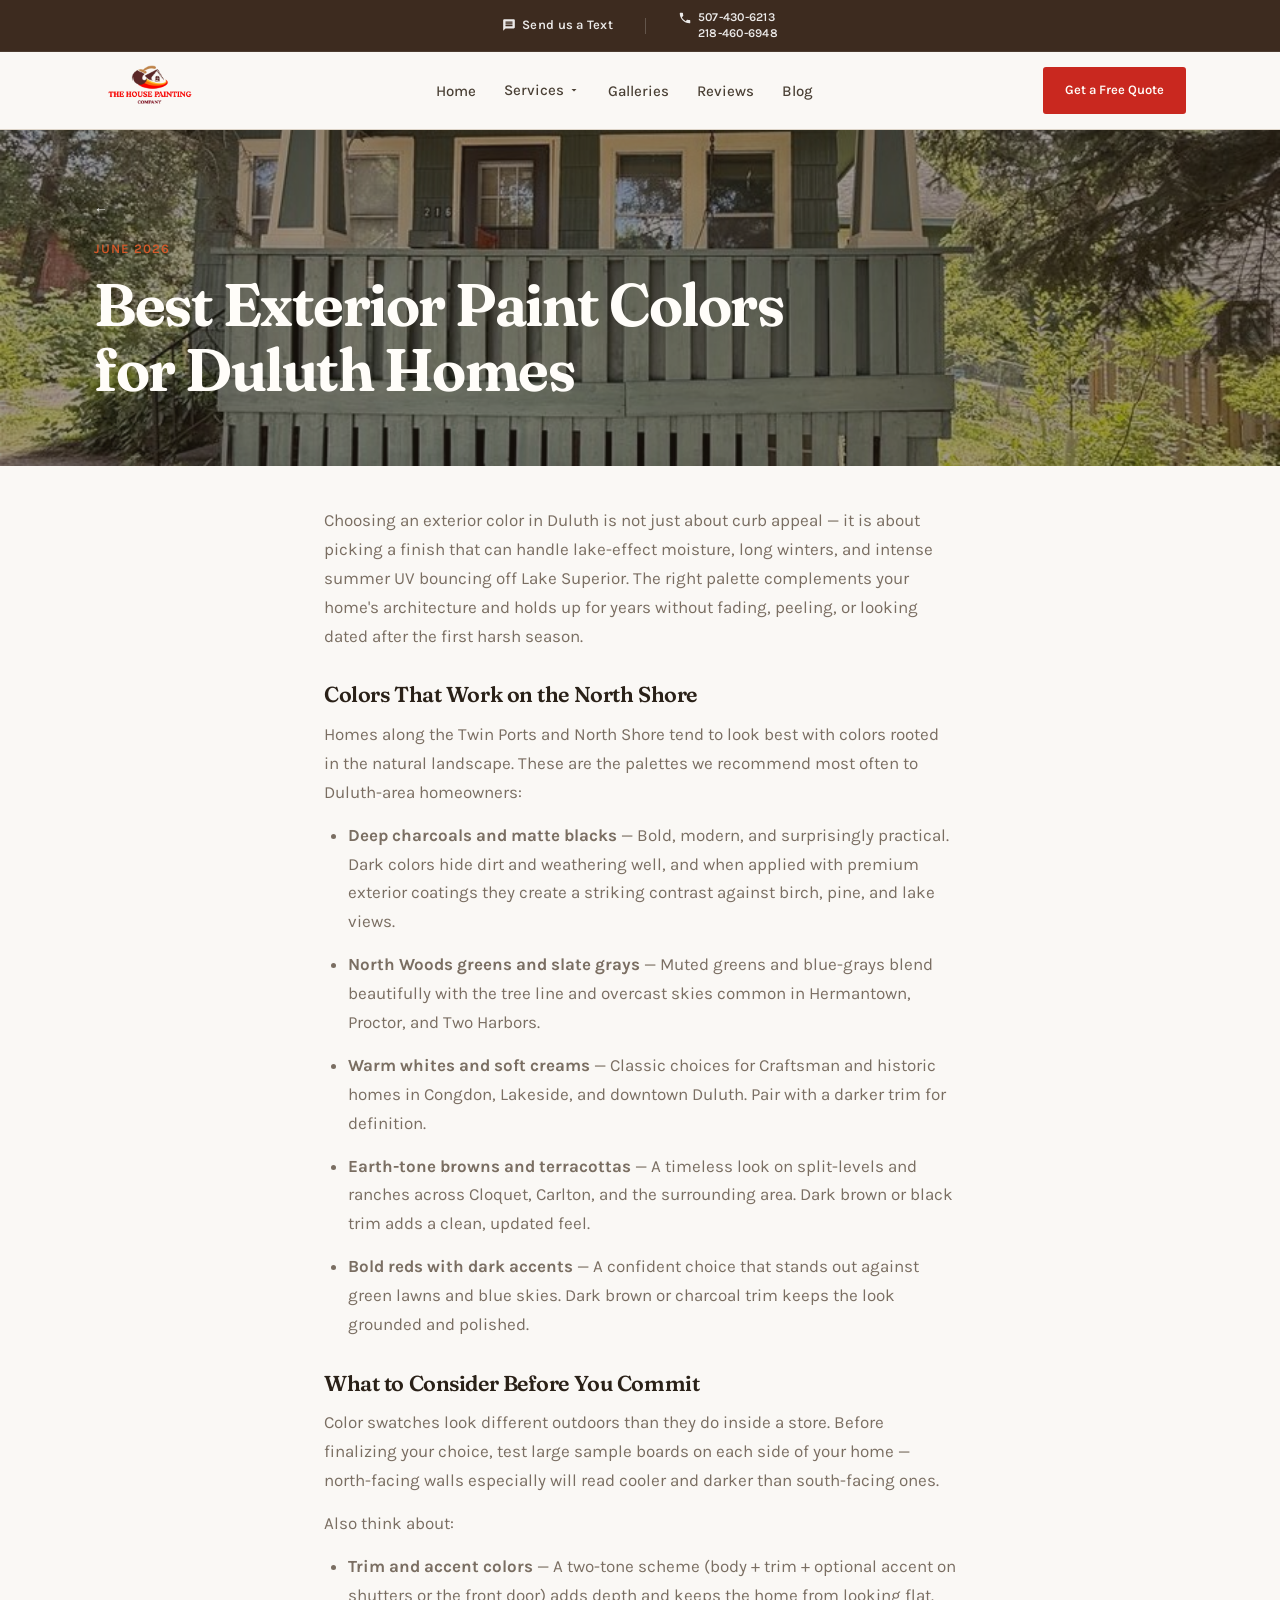
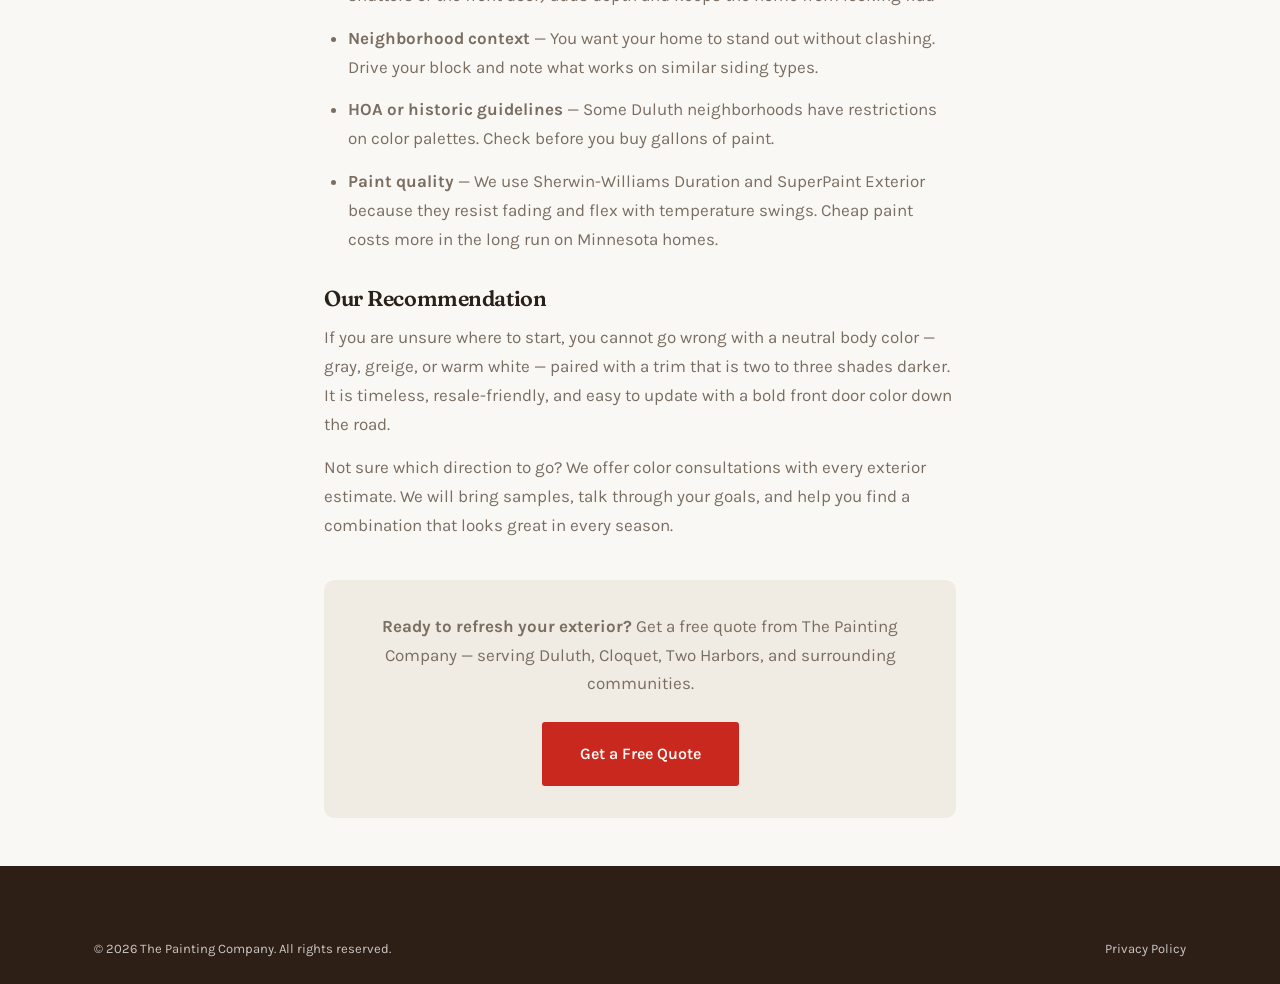
<file: blog/exterior-paint-colors-duluth.html>
<!DOCTYPE html>
<html lang="en">
<head>
  <meta charset="UTF-8">
  <meta name="viewport" content="width=device-width, initial-scale=1.0">
  <link rel="icon" href="../assets/logo.png" type="image/png">
  <meta name="description" content="The best exterior paint colors for Duluth and North Shore homes that handle lake weather, UV exposure, and Minnesota winters.">
  <title>Best Exterior Paint Colors for Duluth Homes | The Painting Company</title>
  <link rel="preconnect" href="https://fonts.googleapis.com">
  <link rel="preconnect" href="https://fonts.gstatic.com" crossorigin>
  <link href="https://fonts.googleapis.com/css2?family=Fraunces:opsz,wght@9..144,500;9..144,600;9..144,650&family=Karla:wght@400;500;600&display=swap" rel="stylesheet">
  <link rel="stylesheet" href="../css/style.css">
</head>
<body>

  <div class="site-header" role="banner">
    <div class="top-bar">
      <div class="top-bar__inner">
        <a href="sms:+12184606948" class="top-bar__link">
          <svg viewBox="0 0 24 24" aria-hidden="true"><path d="M20 2H4c-1.1 0-2 .9-2 2v18l4-4h14c1.1 0 2-.9 2-2V4c0-1.1-.9-2-2-2zm-2 12H6v-2h12v2zm0-3H6V9h12v2zm0-3H6V6h12v2z"/></svg>
          Send us a Text
        </a>
        <span class="top-bar__divider" aria-hidden="true"></span>
        <div class="top-bar__phones">
          <a href="tel:+15074306213" class="top-bar__link">
            <svg viewBox="0 0 24 24" aria-hidden="true"><path d="M6.62 10.79c1.44 2.83 3.76 5.14 6.59 6.59l2.2-2.2c.27-.27.67-.36 1.02-.24 1.12.37 2.33.57 3.57.57.55 0 1 .45 1 1V20c0 .55-.45 1-1 1-9.39 0-17-7.61-17-17 0-.55.45-1 1-1h3.5c.55 0 1 .45 1 1 0 1.25.2 2.45.57 3.57.11.35.03.74-.25 1.02l-2.2 2.2z"/></svg>
            507-430-6213
          </a>
          <a href="tel:+12184606948" class="top-bar__link top-bar__link--secondary">218-460-6948</a>
        </div>
      </div>
    </div>

    <header class="header">
      <div class="header__inner">
        <a href="../index.html" class="header__logo" aria-label="The House Painting Company — Home">
          <img src="../assets/logo.png" alt="The House Painting Company" class="header__logo-img" width="200" height="72">
        </a>

        <nav class="header__nav" aria-label="Main navigation">
          <ul class="header__nav-list">
            <li><a href="../index.html" class="header__nav-link">Home</a></li>
            <li class="nav-item--dropdown">
              <a href="../services.html" class="header__nav-link">
                Services
                <svg viewBox="0 0 24 24" aria-hidden="true"><path d="M7 10l5 5 5-5z"/></svg>
              </a>
              <div class="nav-dropdown" role="menu">
                <a href="../services.html#interior" class="nav-dropdown__link" role="menuitem">Interior</a>
                <a href="../services.html#exterior" class="nav-dropdown__link" role="menuitem">Exterior</a>
                <a href="../services.html#custom" class="nav-dropdown__link" role="menuitem">Custom Services</a>
              </div>
            </li>
            <li><a href="../gallery.html" class="header__nav-link">Galleries</a></li>
            <li><a href="../reviews.html" class="header__nav-link">Reviews</a></li>
            <li><a href="../blog.html" class="header__nav-link">Blog</a></li>
          </ul>
        </nav>

        <div class="header__actions">
          <div class="header__cta">
            <a href="../contact.html" class="btn btn--primary">Get a Free Quote</a>
          </div>
          <button class="header__toggle" aria-label="Open menu" aria-expanded="false" aria-controls="mobile-nav">
            <span class="header__toggle-bar"></span>
            <span class="header__toggle-bar"></span>
            <span class="header__toggle-bar"></span>
          </button>
        </div>
      </div>
    </header>
  </div>

  <nav class="mobile-nav" id="mobile-nav" aria-label="Mobile navigation">
    <ul class="mobile-nav__list">
      <li><a href="../index.html" class="mobile-nav__link">Home</a></li>
      <li>
        <a href="../services.html" class="mobile-nav__link">Services</a>
        <div class="mobile-nav__sub">
          <a href="../services.html#interior" class="mobile-nav__sub-link">Interior</a>
          <a href="../services.html#exterior" class="mobile-nav__sub-link">Exterior</a>
          <a href="../services.html#custom" class="mobile-nav__sub-link">Custom Services</a>
        </div>
      </li>
      <li><a href="../gallery.html" class="mobile-nav__link">Galleries</a></li>
      <li><a href="../reviews.html" class="mobile-nav__link">Reviews</a></li>
      <li><a href="../blog.html" class="mobile-nav__link">Blog</a></li>
    </ul>
    <a href="tel:+15074306213" class="mobile-nav__phone">507-430-6213</a>
    <a href="tel:+12184606948" class="mobile-nav__phone">218-460-6948</a>
    <div class="mobile-nav__cta">
      <a href="../contact.html" class="btn btn--primary btn--lg">Get a Free Quote</a>
    </div>
  </nav>

  <main class="page-offset">
    <article>
      <header class="blog-post-hero">
        <div class="blog-post-hero__image">
          <img src="../assets/work/exterior-sage-bungalow.jpeg" alt="Sage green exterior paint on a bungalow with cream trim and front porch" width="1200" height="1600">
        </div>
        <div class="blog-post-hero__content">
          <div class="container">
            <a href="../blog.html" class="blog-post__back">←</a>
            <p class="blog-post__date">June 2026</p>
            <h1>Best Exterior Paint Colors for Duluth Homes</h1>
          </div>
        </div>
      </header>

      <div class="container article-content fade-in">
        <p>Choosing an exterior color in Duluth is not just about curb appeal — it is about picking a finish that can handle lake-effect moisture, long winters, and intense summer UV bouncing off Lake Superior. The right palette complements your home's architecture and holds up for years without fading, peeling, or looking dated after the first harsh season.</p>

        <h2>Colors That Work on the North Shore</h2>
        <p>Homes along the Twin Ports and North Shore tend to look best with colors rooted in the natural landscape. These are the palettes we recommend most often to Duluth-area homeowners:</p>
        <ul>
          <li><strong>Deep charcoals and matte blacks</strong> — Bold, modern, and surprisingly practical. Dark colors hide dirt and weathering well, and when applied with premium exterior coatings they create a striking contrast against birch, pine, and lake views.</li>
          <li><strong>North Woods greens and slate grays</strong> — Muted greens and blue-grays blend beautifully with the tree line and overcast skies common in Hermantown, Proctor, and Two Harbors.</li>
          <li><strong>Warm whites and soft creams</strong> — Classic choices for Craftsman and historic homes in Congdon, Lakeside, and downtown Duluth. Pair with a darker trim for definition.</li>
          <li><strong>Earth-tone browns and terracottas</strong> — A timeless look on split-levels and ranches across Cloquet, Carlton, and the surrounding area. Dark brown or black trim adds a clean, updated feel.</li>
          <li><strong>Bold reds with dark accents</strong> — A confident choice that stands out against green lawns and blue skies. Dark brown or charcoal trim keeps the look grounded and polished.</li>
        </ul>

        <h2>What to Consider Before You Commit</h2>
        <p>Color swatches look different outdoors than they do inside a store. Before finalizing your choice, test large sample boards on each side of your home — north-facing walls especially will read cooler and darker than south-facing ones.</p>
        <p>Also think about:</p>
        <ul>
          <li><strong>Trim and accent colors</strong> — A two-tone scheme (body + trim + optional accent on shutters or the front door) adds depth and keeps the home from looking flat.</li>
          <li><strong>Neighborhood context</strong> — You want your home to stand out without clashing. Drive your block and note what works on similar siding types.</li>
          <li><strong>HOA or historic guidelines</strong> — Some Duluth neighborhoods have restrictions on color palettes. Check before you buy gallons of paint.</li>
          <li><strong>Paint quality</strong> — We use Sherwin-Williams Duration and SuperPaint Exterior because they resist fading and flex with temperature swings. Cheap paint costs more in the long run on Minnesota homes.</li>
        </ul>

        <h2>Our Recommendation</h2>
        <p>If you are unsure where to start, you cannot go wrong with a neutral body color — gray, greige, or warm white — paired with a trim that is two to three shades darker. It is timeless, resale-friendly, and easy to update with a bold front door color down the road.</p>
        <p>Not sure which direction to go? We offer color consultations with every exterior estimate. We will bring samples, talk through your goals, and help you find a combination that looks great in every season.</p>

        <div class="blog-post-cta">
          <p><strong>Ready to refresh your exterior?</strong> Get a free quote from The Painting Company — serving Duluth, Cloquet, Two Harbors, and surrounding communities.</p>
          <a href="../contact.html" class="btn btn--primary btn--lg">Get a Free Quote</a>
        </div>
      </div>
    </article>
  </main>

  <footer class="footer" role="contentinfo">
    <div class="container">
      <div class="footer__bottom" style="border-top: none; padding-top: 0;">
        <span>&copy; 2026 The Painting Company. All rights reserved.</span>
        <a href="../privacy.html">Privacy Policy</a>
      </div>
    </div>
  </footer>

  <script src="../js/main.js" defer></script>
</body>
</html>
</file>
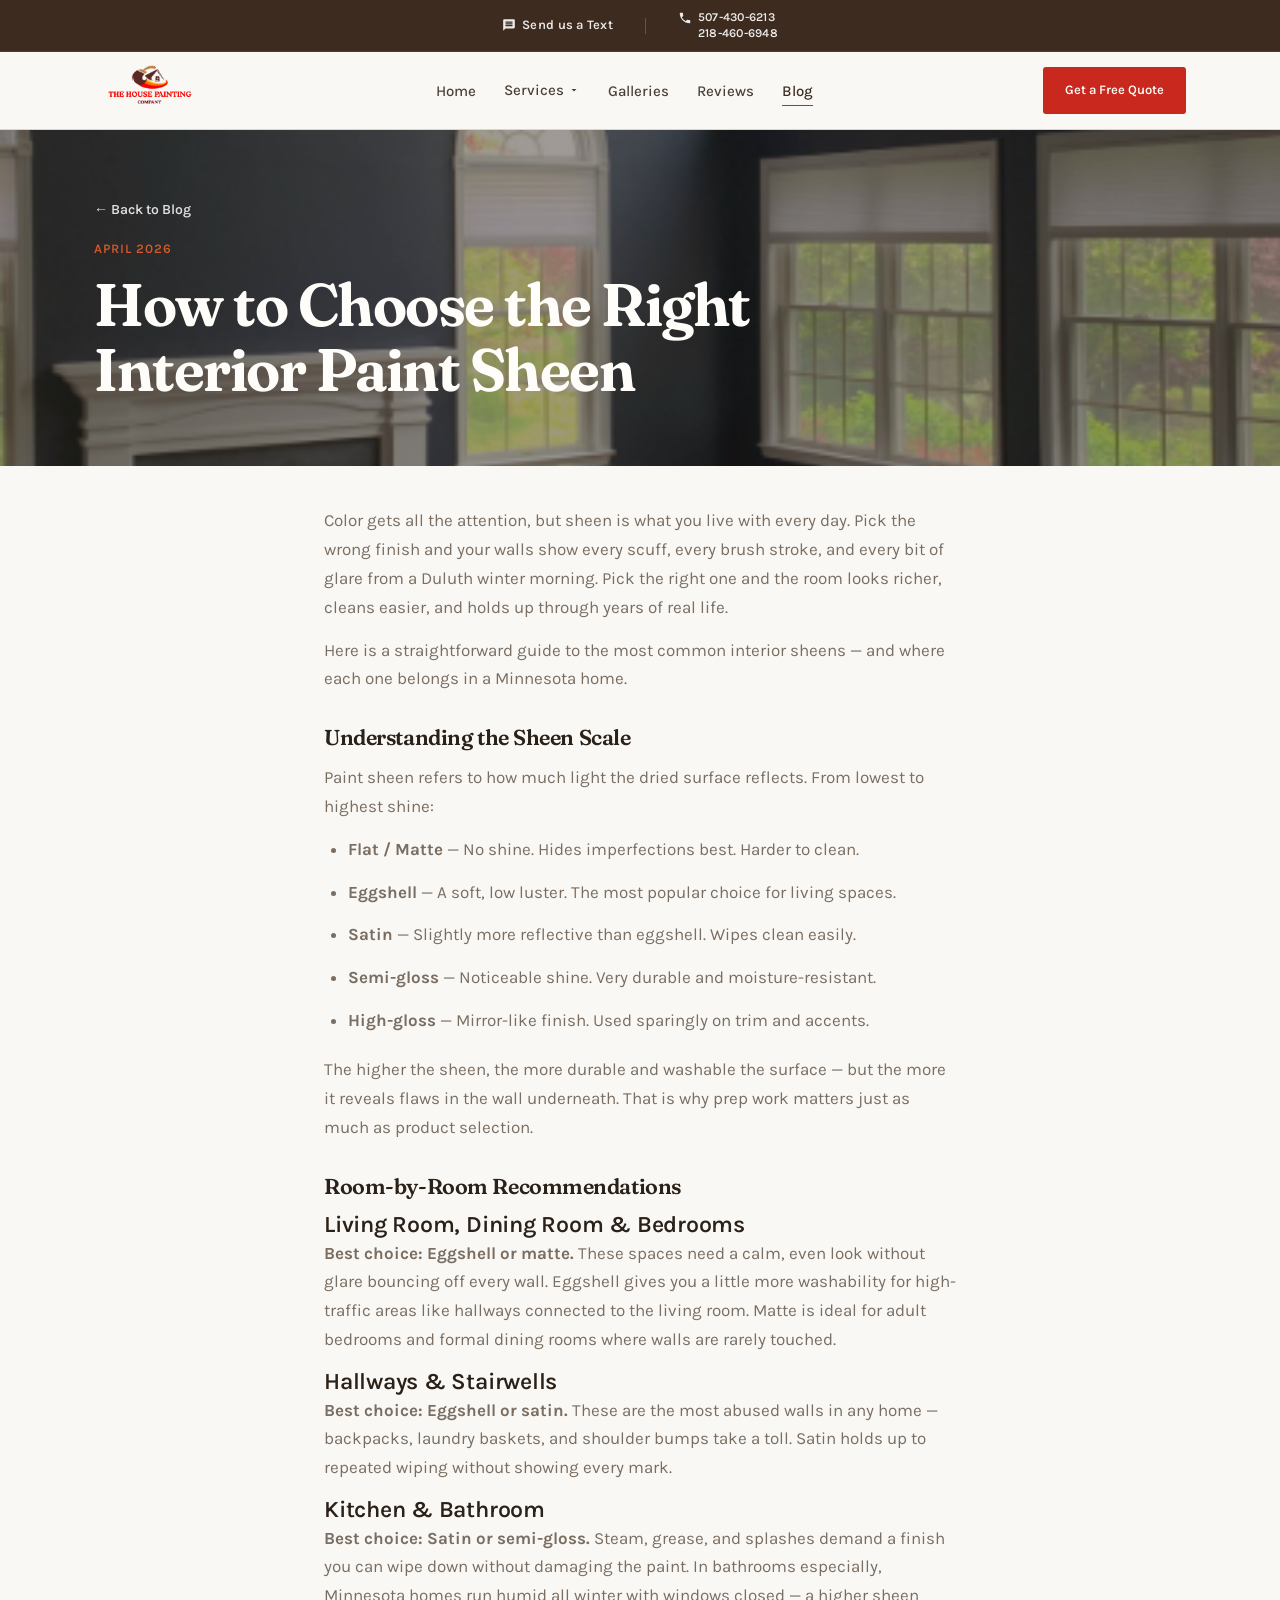
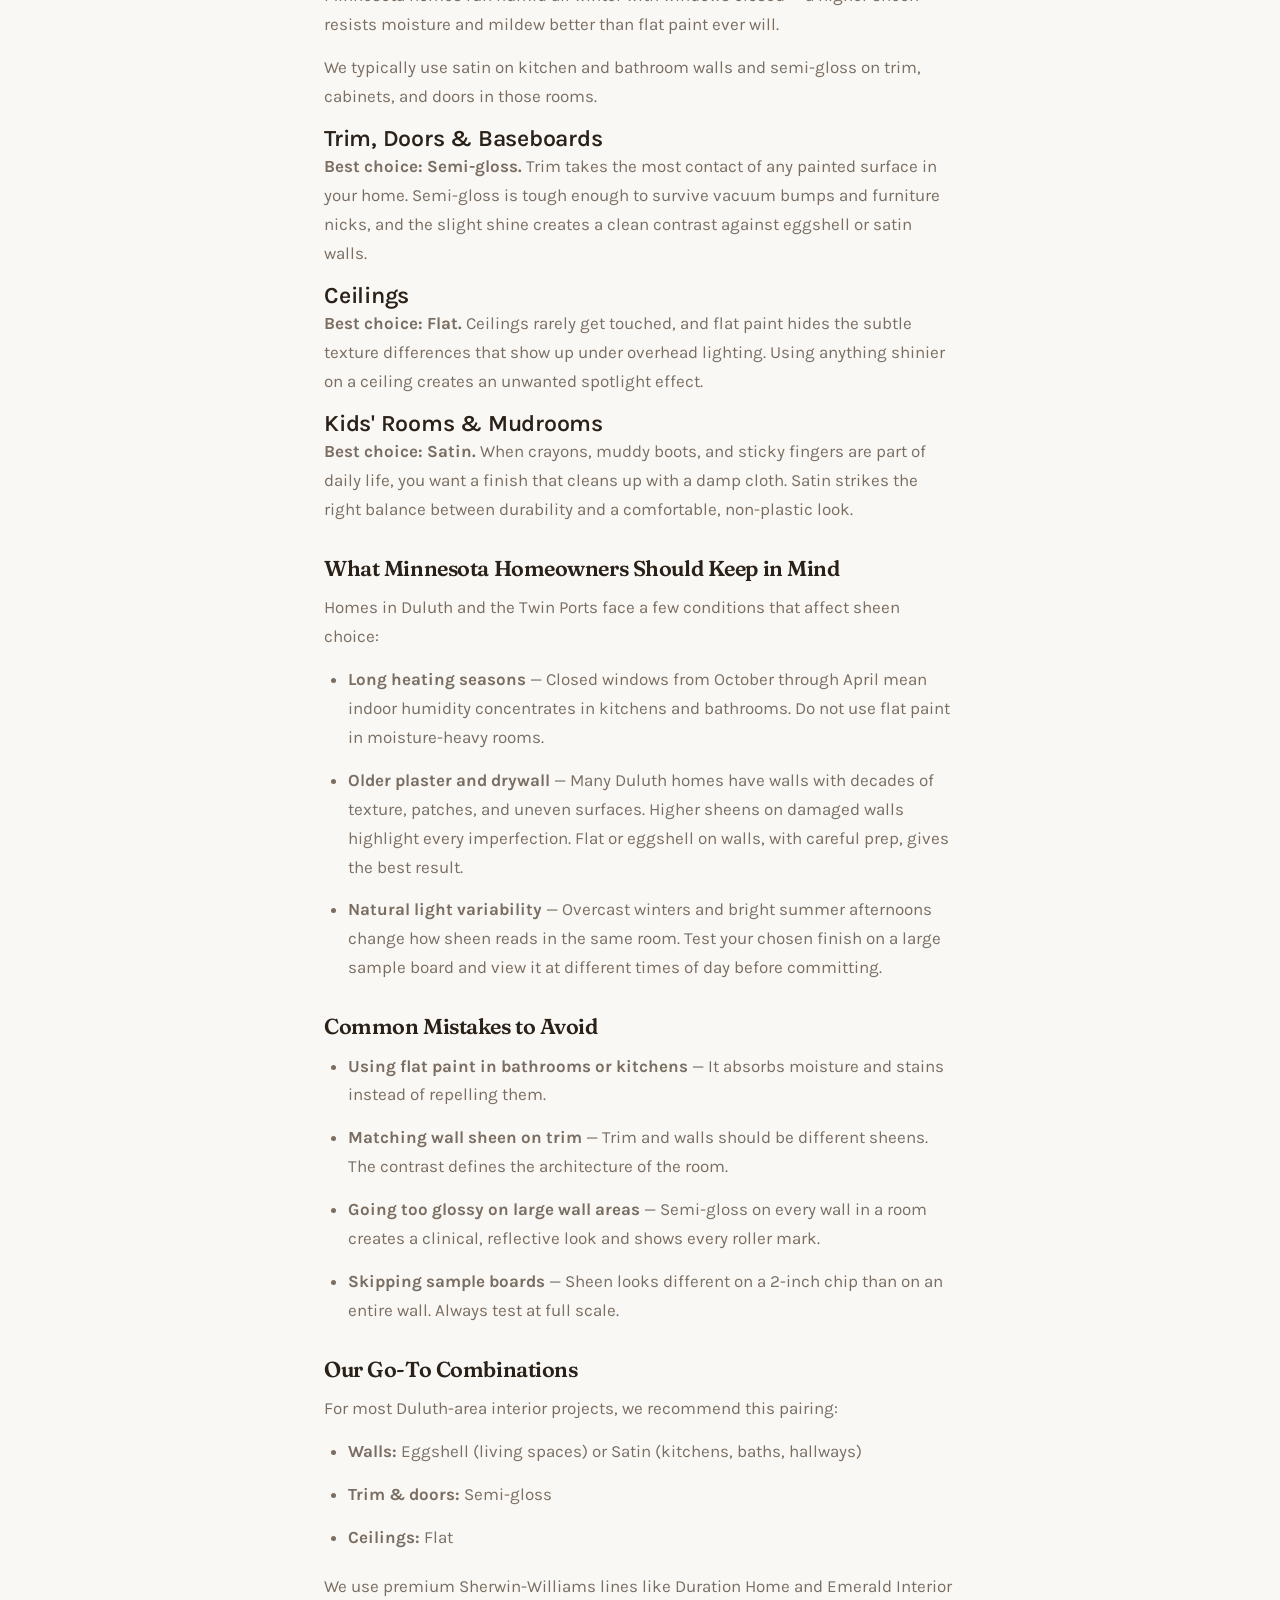
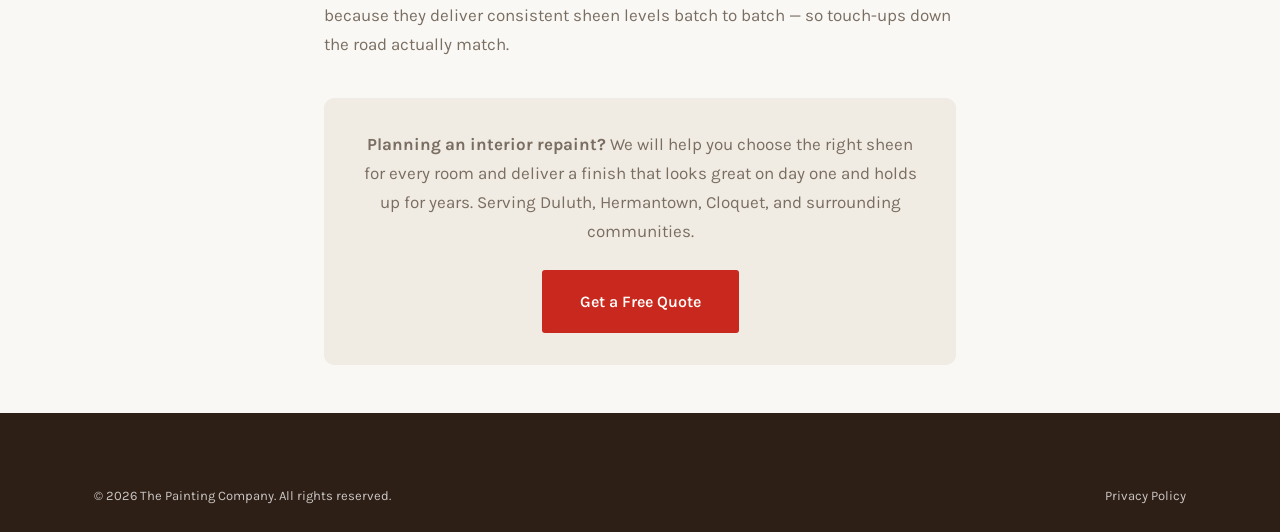
<file: blog/interior-paint-sheen-guide.html>
<!DOCTYPE html>
<html lang="en">
<head>
  <meta charset="UTF-8">
  <meta name="viewport" content="width=device-width, initial-scale=1.0">
  <link rel="icon" href="../assets/logo.png" type="image/png">
  <meta name="description" content="How to choose the right interior paint sheen — flat, eggshell, satin, or semi-gloss? A room-by-room guide for Minnesota homeowners.">
  <title>How to Choose the Right Interior Paint Sheen | The Painting Company</title>
  <link rel="preconnect" href="https://fonts.googleapis.com">
  <link rel="preconnect" href="https://fonts.gstatic.com" crossorigin>
  <link href="https://fonts.googleapis.com/css2?family=Fraunces:opsz,wght@9..144,500;9..144,600;9..144,650&family=Karla:wght@400;500;600&display=swap" rel="stylesheet">
  <link rel="stylesheet" href="../css/style.css">
</head>
<body>

  <div class="site-header" role="banner">
    <div class="top-bar">
      <div class="top-bar__inner">
        <a href="sms:+12184606948" class="top-bar__link">
          <svg viewBox="0 0 24 24" aria-hidden="true"><path d="M20 2H4c-1.1 0-2 .9-2 2v18l4-4h14c1.1 0 2-.9 2-2V4c0-1.1-.9-2-2-2zm-2 12H6v-2h12v2zm0-3H6V9h12v2zm0-3H6V6h12v2z"/></svg>
          Send us a Text
        </a>
        <span class="top-bar__divider" aria-hidden="true"></span>
        <div class="top-bar__phones">
          <a href="tel:+15074306213" class="top-bar__link">
            <svg viewBox="0 0 24 24" aria-hidden="true"><path d="M6.62 10.79c1.44 2.83 3.76 5.14 6.59 6.59l2.2-2.2c.27-.27.67-.36 1.02-.24 1.12.37 2.33.57 3.57.57.55 0 1 .45 1 1V20c0 .55-.45 1-1 1-9.39 0-17-7.61-17-17 0-.55.45-1 1-1h3.5c.55 0 1 .45 1 1 0 1.25.2 2.45.57 3.57.11.35.03.74-.25 1.02l-2.2 2.2z"/></svg>
            507-430-6213
          </a>
          <a href="tel:+12184606948" class="top-bar__link top-bar__link--secondary">218-460-6948</a>
        </div>
      </div>
    </div>

    <header class="header">
      <div class="header__inner">
        <a href="../index.html" class="header__logo" aria-label="The House Painting Company — Home">
          <img src="../assets/logo.png" alt="The House Painting Company" class="header__logo-img" width="200" height="72">
        </a>

        <nav class="header__nav" aria-label="Main navigation">
          <ul class="header__nav-list">
            <li><a href="../index.html" class="header__nav-link">Home</a></li>
            <li class="nav-item--dropdown">
              <a href="../services.html" class="header__nav-link">
                Services
                <svg viewBox="0 0 24 24" aria-hidden="true"><path d="M7 10l5 5 5-5z"/></svg>
              </a>
              <div class="nav-dropdown" role="menu">
                <a href="../services.html#interior" class="nav-dropdown__link" role="menuitem">Interior</a>
                <a href="../services.html#exterior" class="nav-dropdown__link" role="menuitem">Exterior</a>
                <a href="../services.html#custom" class="nav-dropdown__link" role="menuitem">Custom Services</a>
              </div>
            </li>
            <li><a href="../gallery.html" class="header__nav-link">Galleries</a></li>
            <li><a href="../reviews.html" class="header__nav-link">Reviews</a></li>
            <li><a href="../blog.html" class="header__nav-link header__nav-link--active">Blog</a></li>
          </ul>
        </nav>

        <div class="header__actions">
          <div class="header__cta">
            <a href="../contact.html" class="btn btn--primary">Get a Free Quote</a>
          </div>
          <button class="header__toggle" aria-label="Open menu" aria-expanded="false" aria-controls="mobile-nav">
            <span class="header__toggle-bar"></span>
            <span class="header__toggle-bar"></span>
            <span class="header__toggle-bar"></span>
          </button>
        </div>
      </div>
    </header>
  </div>

  <nav class="mobile-nav" id="mobile-nav" aria-label="Mobile navigation">
    <ul class="mobile-nav__list">
      <li><a href="../index.html" class="mobile-nav__link">Home</a></li>
      <li>
        <a href="../services.html" class="mobile-nav__link">Services</a>
        <div class="mobile-nav__sub">
          <a href="../services.html#interior" class="mobile-nav__sub-link">Interior</a>
          <a href="../services.html#exterior" class="mobile-nav__sub-link">Exterior</a>
          <a href="../services.html#custom" class="mobile-nav__sub-link">Custom Services</a>
        </div>
      </li>
      <li><a href="../gallery.html" class="mobile-nav__link">Galleries</a></li>
      <li><a href="../reviews.html" class="mobile-nav__link">Reviews</a></li>
      <li><a href="../blog.html" class="mobile-nav__link">Blog</a></li>
    </ul>
    <a href="tel:+15074306213" class="mobile-nav__phone">507-430-6213</a>
    <a href="tel:+12184606948" class="mobile-nav__phone">218-460-6948</a>
    <div class="mobile-nav__cta">
      <a href="../contact.html" class="btn btn--primary btn--lg">Get a Free Quote</a>
    </div>
  </nav>

  <main class="page-offset">
    <article>
      <header class="blog-post-hero">
        <div class="blog-post-hero__image">
          <img src="../assets/work/interior-living-room.png" alt="Interior painting with navy walls and crisp white trim in a modern living room" width="1200" height="675">
        </div>
        <div class="blog-post-hero__content">
          <div class="container">
            <a href="../blog.html" class="blog-post__back">&larr; Back to Blog</a>
            <p class="blog-post__date">April 2026</p>
            <h1>How to Choose the Right Interior Paint Sheen</h1>
          </div>
        </div>
      </header>

      <div class="container article-content fade-in">
        <p>Color gets all the attention, but sheen is what you live with every day. Pick the wrong finish and your walls show every scuff, every brush stroke, and every bit of glare from a Duluth winter morning. Pick the right one and the room looks richer, cleans easier, and holds up through years of real life.</p>
        <p>Here is a straightforward guide to the most common interior sheens — and where each one belongs in a Minnesota home.</p>

        <h2>Understanding the Sheen Scale</h2>
        <p>Paint sheen refers to how much light the dried surface reflects. From lowest to highest shine:</p>
        <ul>
          <li><strong>Flat / Matte</strong> — No shine. Hides imperfections best. Harder to clean.</li>
          <li><strong>Eggshell</strong> — A soft, low luster. The most popular choice for living spaces.</li>
          <li><strong>Satin</strong> — Slightly more reflective than eggshell. Wipes clean easily.</li>
          <li><strong>Semi-gloss</strong> — Noticeable shine. Very durable and moisture-resistant.</li>
          <li><strong>High-gloss</strong> — Mirror-like finish. Used sparingly on trim and accents.</li>
        </ul>
        <p>The higher the sheen, the more durable and washable the surface — but the more it reveals flaws in the wall underneath. That is why prep work matters just as much as product selection.</p>

        <h2>Room-by-Room Recommendations</h2>

        <h3>Living Room, Dining Room &amp; Bedrooms</h3>
        <p><strong>Best choice: Eggshell or matte.</strong> These spaces need a calm, even look without glare bouncing off every wall. Eggshell gives you a little more washability for high-traffic areas like hallways connected to the living room. Matte is ideal for adult bedrooms and formal dining rooms where walls are rarely touched.</p>

        <h3>Hallways &amp; Stairwells</h3>
        <p><strong>Best choice: Eggshell or satin.</strong> These are the most abused walls in any home — backpacks, laundry baskets, and shoulder bumps take a toll. Satin holds up to repeated wiping without showing every mark.</p>

        <h3>Kitchen &amp; Bathroom</h3>
        <p><strong>Best choice: Satin or semi-gloss.</strong> Steam, grease, and splashes demand a finish you can wipe down without damaging the paint. In bathrooms especially, Minnesota homes run humid all winter with windows closed — a higher sheen resists moisture and mildew better than flat paint ever will.</p>
        <p>We typically use satin on kitchen and bathroom walls and semi-gloss on trim, cabinets, and doors in those rooms.</p>

        <h3>Trim, Doors &amp; Baseboards</h3>
        <p><strong>Best choice: Semi-gloss.</strong> Trim takes the most contact of any painted surface in your home. Semi-gloss is tough enough to survive vacuum bumps and furniture nicks, and the slight shine creates a clean contrast against eggshell or satin walls.</p>

        <h3>Ceilings</h3>
        <p><strong>Best choice: Flat.</strong> Ceilings rarely get touched, and flat paint hides the subtle texture differences that show up under overhead lighting. Using anything shinier on a ceiling creates an unwanted spotlight effect.</p>

        <h3>Kids' Rooms &amp; Mudrooms</h3>
        <p><strong>Best choice: Satin.</strong> When crayons, muddy boots, and sticky fingers are part of daily life, you want a finish that cleans up with a damp cloth. Satin strikes the right balance between durability and a comfortable, non-plastic look.</p>

        <h2>What Minnesota Homeowners Should Keep in Mind</h2>
        <p>Homes in Duluth and the Twin Ports face a few conditions that affect sheen choice:</p>
        <ul>
          <li><strong>Long heating seasons</strong> — Closed windows from October through April mean indoor humidity concentrates in kitchens and bathrooms. Do not use flat paint in moisture-heavy rooms.</li>
          <li><strong>Older plaster and drywall</strong> — Many Duluth homes have walls with decades of texture, patches, and uneven surfaces. Higher sheens on damaged walls highlight every imperfection. Flat or eggshell on walls, with careful prep, gives the best result.</li>
          <li><strong>Natural light variability</strong> — Overcast winters and bright summer afternoons change how sheen reads in the same room. Test your chosen finish on a large sample board and view it at different times of day before committing.</li>
        </ul>

        <h2>Common Mistakes to Avoid</h2>
        <ul>
          <li><strong>Using flat paint in bathrooms or kitchens</strong> — It absorbs moisture and stains instead of repelling them.</li>
          <li><strong>Matching wall sheen on trim</strong> — Trim and walls should be different sheens. The contrast defines the architecture of the room.</li>
          <li><strong>Going too glossy on large wall areas</strong> — Semi-gloss on every wall in a room creates a clinical, reflective look and shows every roller mark.</li>
          <li><strong>Skipping sample boards</strong> — Sheen looks different on a 2-inch chip than on an entire wall. Always test at full scale.</li>
        </ul>

        <h2>Our Go-To Combinations</h2>
        <p>For most Duluth-area interior projects, we recommend this pairing:</p>
        <ul>
          <li><strong>Walls:</strong> Eggshell (living spaces) or Satin (kitchens, baths, hallways)</li>
          <li><strong>Trim &amp; doors:</strong> Semi-gloss</li>
          <li><strong>Ceilings:</strong> Flat</li>
        </ul>
        <p>We use premium Sherwin-Williams lines like Duration Home and Emerald Interior because they deliver consistent sheen levels batch to batch — so touch-ups down the road actually match.</p>

        <div class="blog-post-cta">
          <p><strong>Planning an interior repaint?</strong> We will help you choose the right sheen for every room and deliver a finish that looks great on day one and holds up for years. Serving Duluth, Hermantown, Cloquet, and surrounding communities.</p>
          <a href="../contact.html" class="btn btn--primary btn--lg">Get a Free Quote</a>
        </div>
      </div>
    </article>
  </main>

  <footer class="footer" role="contentinfo">
    <div class="container">
      <div class="footer__bottom" style="border-top: none; padding-top: 0;">
        <span>&copy; 2026 The Painting Company. All rights reserved.</span>
        <a href="../privacy.html">Privacy Policy</a>
      </div>
    </div>
  </footer>

  <script src="../js/main.js" defer></script>
</body>
</html>
</file>
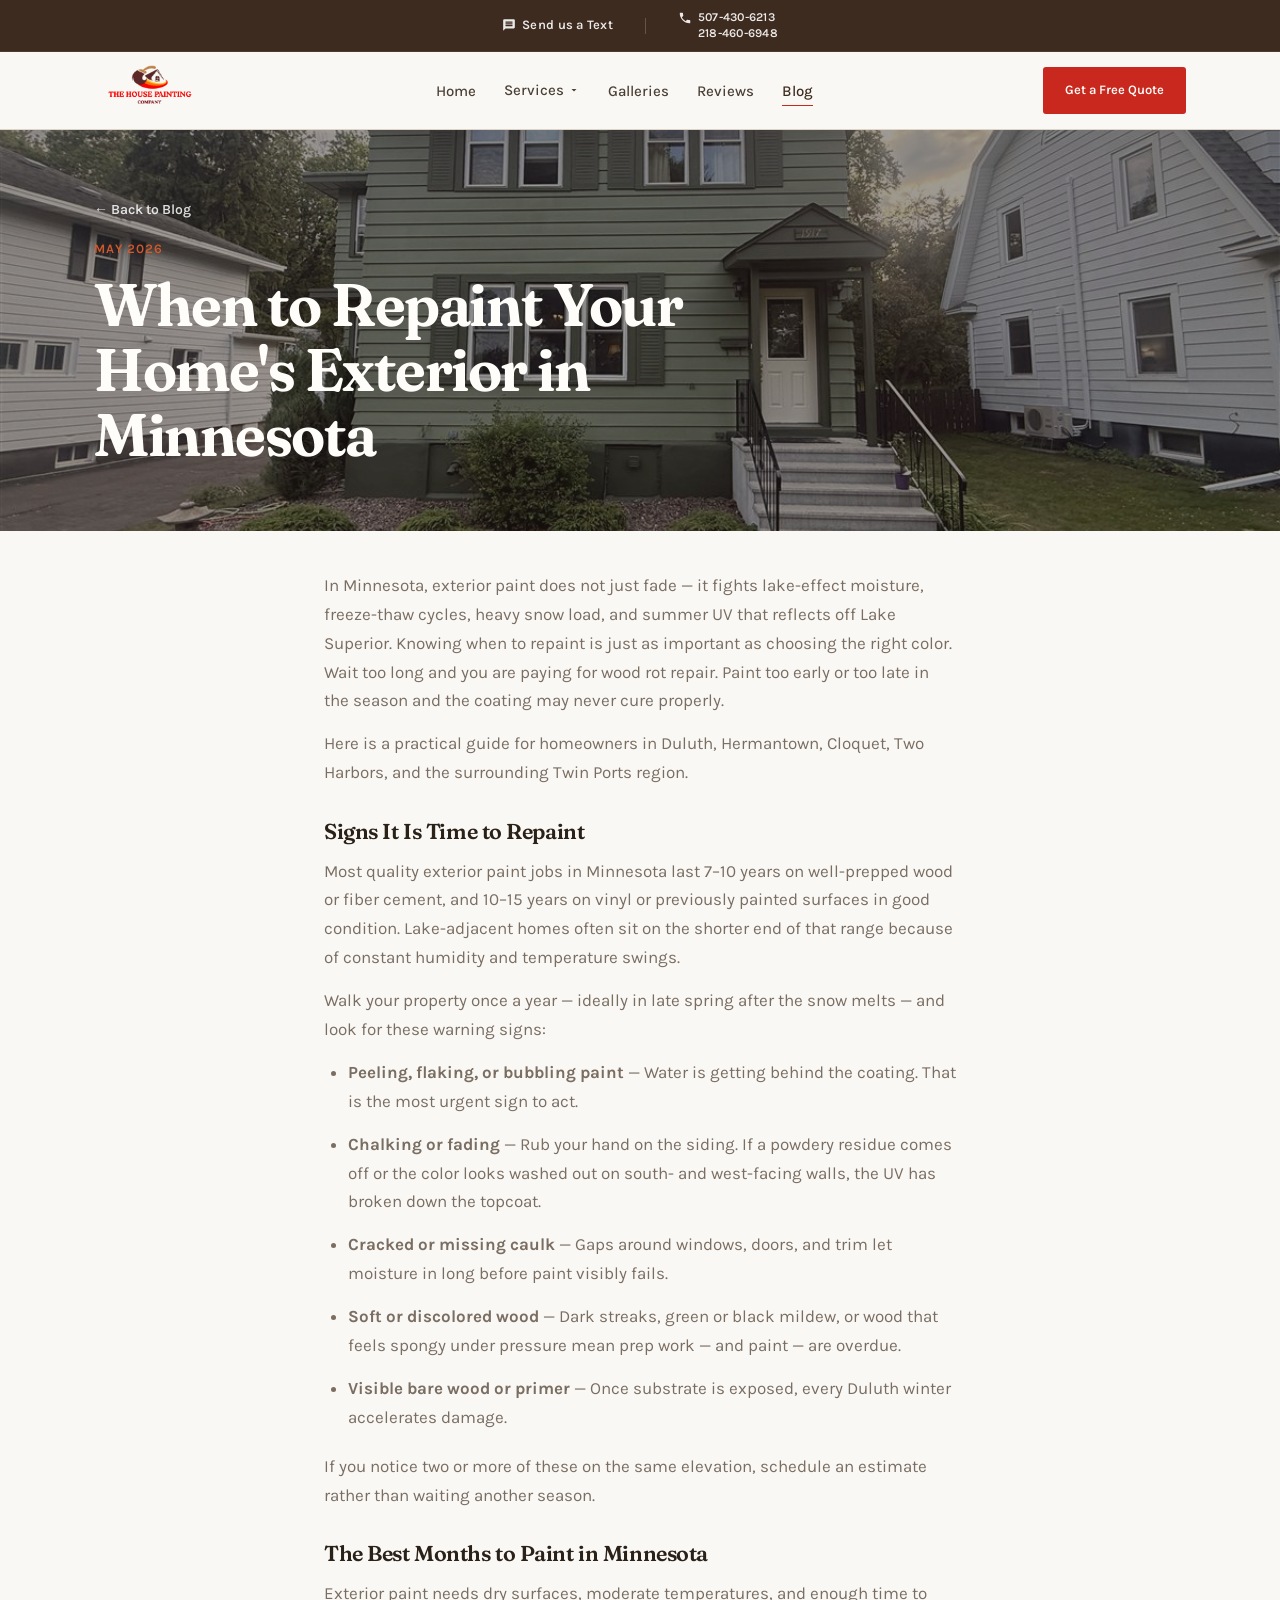
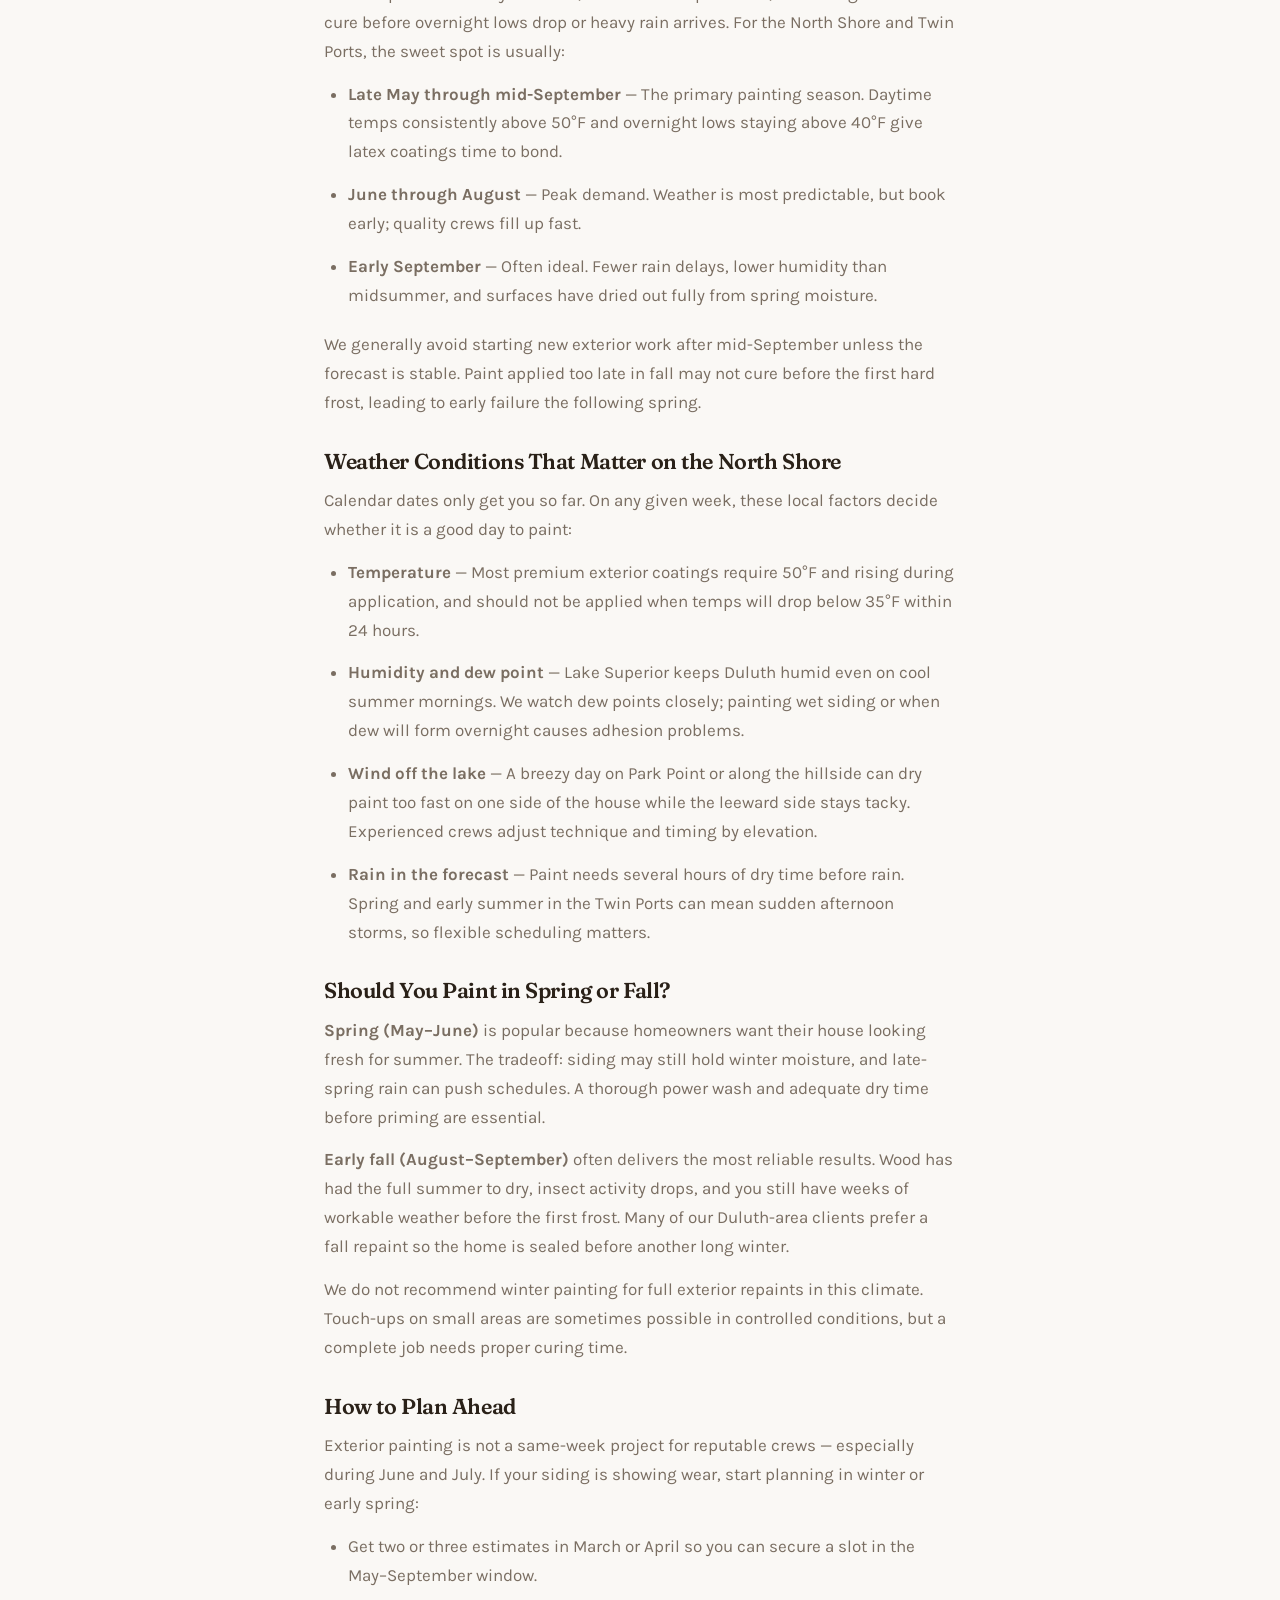
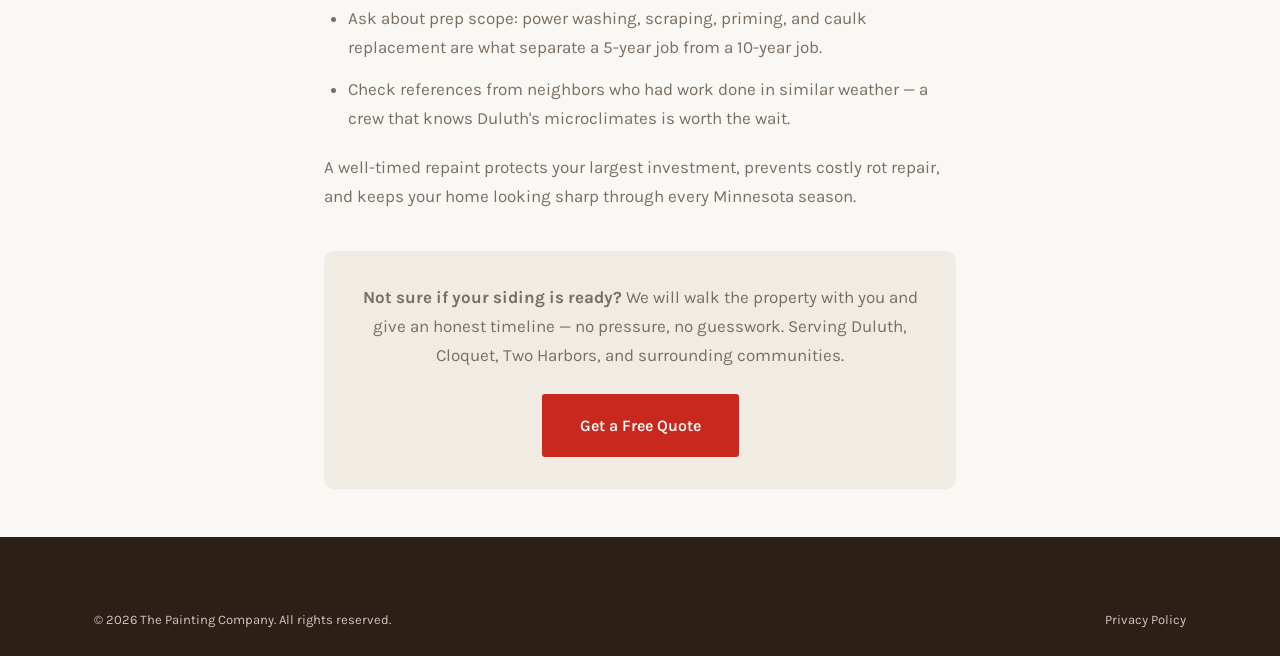
<file: blog/when-to-repaint-exterior-minnesota.html>
<!DOCTYPE html>
<html lang="en">
<head>
  <meta charset="UTF-8">
  <meta name="viewport" content="width=device-width, initial-scale=1.0">
  <link rel="icon" href="../assets/logo.png" type="image/png">
  <meta name="description" content="When to repaint your home's exterior in Minnesota — signs it's time, the best months for Duluth and Twin Ports weather, and how to plan around lake-effect moisture.">
  <title>When to Repaint Your Home's Exterior in Minnesota | The Painting Company</title>
  <link rel="preconnect" href="https://fonts.googleapis.com">
  <link rel="preconnect" href="https://fonts.gstatic.com" crossorigin>
  <link href="https://fonts.googleapis.com/css2?family=Fraunces:opsz,wght@9..144,500;9..144,600;9..144,650&family=Karla:wght@400;500;600&display=swap" rel="stylesheet">
  <link rel="stylesheet" href="../css/style.css">
</head>
<body>

  <div class="site-header" role="banner">
    <div class="top-bar">
      <div class="top-bar__inner">
        <a href="sms:+12184606948" class="top-bar__link">
          <svg viewBox="0 0 24 24" aria-hidden="true"><path d="M20 2H4c-1.1 0-2 .9-2 2v18l4-4h14c1.1 0 2-.9 2-2V4c0-1.1-.9-2-2-2zm-2 12H6v-2h12v2zm0-3H6V9h12v2zm0-3H6V6h12v2z"/></svg>
          Send us a Text
        </a>
        <span class="top-bar__divider" aria-hidden="true"></span>
        <div class="top-bar__phones">
          <a href="tel:+15074306213" class="top-bar__link">
            <svg viewBox="0 0 24 24" aria-hidden="true"><path d="M6.62 10.79c1.44 2.83 3.76 5.14 6.59 6.59l2.2-2.2c.27-.27.67-.36 1.02-.24 1.12.37 2.33.57 3.57.57.55 0 1 .45 1 1V20c0 .55-.45 1-1 1-9.39 0-17-7.61-17-17 0-.55.45-1 1-1h3.5c.55 0 1 .45 1 1 0 1.25.2 2.45.57 3.57.11.35.03.74-.25 1.02l-2.2 2.2z"/></svg>
            507-430-6213
          </a>
          <a href="tel:+12184606948" class="top-bar__link top-bar__link--secondary">218-460-6948</a>
        </div>
      </div>
    </div>

    <header class="header">
      <div class="header__inner">
        <a href="../index.html" class="header__logo" aria-label="The House Painting Company — Home">
          <img src="../assets/logo.png" alt="The House Painting Company" class="header__logo-img" width="200" height="72">
        </a>

        <nav class="header__nav" aria-label="Main navigation">
          <ul class="header__nav-list">
            <li><a href="../index.html" class="header__nav-link">Home</a></li>
            <li class="nav-item--dropdown">
              <a href="../services.html" class="header__nav-link">
                Services
                <svg viewBox="0 0 24 24" aria-hidden="true"><path d="M7 10l5 5 5-5z"/></svg>
              </a>
              <div class="nav-dropdown" role="menu">
                <a href="../services.html#interior" class="nav-dropdown__link" role="menuitem">Interior</a>
                <a href="../services.html#exterior" class="nav-dropdown__link" role="menuitem">Exterior</a>
                <a href="../services.html#custom" class="nav-dropdown__link" role="menuitem">Custom Services</a>
              </div>
            </li>
            <li><a href="../gallery.html" class="header__nav-link">Galleries</a></li>
            <li><a href="../reviews.html" class="header__nav-link">Reviews</a></li>
            <li><a href="../blog.html" class="header__nav-link header__nav-link--active">Blog</a></li>
          </ul>
        </nav>

        <div class="header__actions">
          <div class="header__cta">
            <a href="../contact.html" class="btn btn--primary">Get a Free Quote</a>
          </div>
          <button class="header__toggle" aria-label="Open menu" aria-expanded="false" aria-controls="mobile-nav">
            <span class="header__toggle-bar"></span>
            <span class="header__toggle-bar"></span>
            <span class="header__toggle-bar"></span>
          </button>
        </div>
      </div>
    </header>
  </div>

  <nav class="mobile-nav" id="mobile-nav" aria-label="Mobile navigation">
    <ul class="mobile-nav__list">
      <li><a href="../index.html" class="mobile-nav__link">Home</a></li>
      <li>
        <a href="../services.html" class="mobile-nav__link">Services</a>
        <div class="mobile-nav__sub">
          <a href="../services.html#interior" class="mobile-nav__sub-link">Interior</a>
          <a href="../services.html#exterior" class="mobile-nav__sub-link">Exterior</a>
          <a href="../services.html#custom" class="mobile-nav__sub-link">Custom Services</a>
        </div>
      </li>
      <li><a href="../gallery.html" class="mobile-nav__link">Galleries</a></li>
      <li><a href="../reviews.html" class="mobile-nav__link">Reviews</a></li>
      <li><a href="../blog.html" class="mobile-nav__link">Blog</a></li>
    </ul>
    <a href="tel:+15074306213" class="mobile-nav__phone">507-430-6213</a>
    <a href="tel:+12184606948" class="mobile-nav__phone">218-460-6948</a>
    <div class="mobile-nav__cta">
      <a href="../contact.html" class="btn btn--primary btn--lg">Get a Free Quote</a>
    </div>
  </nav>

  <main class="page-offset">
    <article>
      <header class="blog-post-hero">
        <div class="blog-post-hero__image">
          <img src="../assets/work/exterior-sage-two-story.jpeg" alt="Freshly painted sage green two-story home in Minnesota" width="1200" height="675">
        </div>
        <div class="blog-post-hero__content">
          <div class="container">
            <a href="../blog.html" class="blog-post__back">← Back to Blog</a>
            <p class="blog-post__date">May 2026</p>
            <h1>When to Repaint Your Home's Exterior in Minnesota</h1>
          </div>
        </div>
      </header>

      <div class="container article-content fade-in">
        <p>In Minnesota, exterior paint does not just fade — it fights lake-effect moisture, freeze-thaw cycles, heavy snow load, and summer UV that reflects off Lake Superior. Knowing when to repaint is just as important as choosing the right color. Wait too long and you are paying for wood rot repair. Paint too early or too late in the season and the coating may never cure properly.</p>
        <p>Here is a practical guide for homeowners in Duluth, Hermantown, Cloquet, Two Harbors, and the surrounding Twin Ports region.</p>

        <h2>Signs It Is Time to Repaint</h2>
        <p>Most quality exterior paint jobs in Minnesota last 7–10 years on well-prepped wood or fiber cement, and 10–15 years on vinyl or previously painted surfaces in good condition. Lake-adjacent homes often sit on the shorter end of that range because of constant humidity and temperature swings.</p>
        <p>Walk your property once a year — ideally in late spring after the snow melts — and look for these warning signs:</p>
        <ul>
          <li><strong>Peeling, flaking, or bubbling paint</strong> — Water is getting behind the coating. That is the most urgent sign to act.</li>
          <li><strong>Chalking or fading</strong> — Rub your hand on the siding. If a powdery residue comes off or the color looks washed out on south- and west-facing walls, the UV has broken down the topcoat.</li>
          <li><strong>Cracked or missing caulk</strong> — Gaps around windows, doors, and trim let moisture in long before paint visibly fails.</li>
          <li><strong>Soft or discolored wood</strong> — Dark streaks, green or black mildew, or wood that feels spongy under pressure mean prep work — and paint — are overdue.</li>
          <li><strong>Visible bare wood or primer</strong> — Once substrate is exposed, every Duluth winter accelerates damage.</li>
        </ul>
        <p>If you notice two or more of these on the same elevation, schedule an estimate rather than waiting another season.</p>

        <h2>The Best Months to Paint in Minnesota</h2>
        <p>Exterior paint needs dry surfaces, moderate temperatures, and enough time to cure before overnight lows drop or heavy rain arrives. For the North Shore and Twin Ports, the sweet spot is usually:</p>
        <ul>
          <li><strong>Late May through mid-September</strong> — The primary painting season. Daytime temps consistently above 50°F and overnight lows staying above 40°F give latex coatings time to bond.</li>
          <li><strong>June through August</strong> — Peak demand. Weather is most predictable, but book early; quality crews fill up fast.</li>
          <li><strong>Early September</strong> — Often ideal. Fewer rain delays, lower humidity than midsummer, and surfaces have dried out fully from spring moisture.</li>
        </ul>
        <p>We generally avoid starting new exterior work after mid-September unless the forecast is stable. Paint applied too late in fall may not cure before the first hard frost, leading to early failure the following spring.</p>

        <h2>Weather Conditions That Matter on the North Shore</h2>
        <p>Calendar dates only get you so far. On any given week, these local factors decide whether it is a good day to paint:</p>
        <ul>
          <li><strong>Temperature</strong> — Most premium exterior coatings require 50°F and rising during application, and should not be applied when temps will drop below 35°F within 24 hours.</li>
          <li><strong>Humidity and dew point</strong> — Lake Superior keeps Duluth humid even on cool summer mornings. We watch dew points closely; painting wet siding or when dew will form overnight causes adhesion problems.</li>
          <li><strong>Wind off the lake</strong> — A breezy day on Park Point or along the hillside can dry paint too fast on one side of the house while the leeward side stays tacky. Experienced crews adjust technique and timing by elevation.</li>
          <li><strong>Rain in the forecast</strong> — Paint needs several hours of dry time before rain. Spring and early summer in the Twin Ports can mean sudden afternoon storms, so flexible scheduling matters.</li>
        </ul>

        <h2>Should You Paint in Spring or Fall?</h2>
        <p><strong>Spring (May–June)</strong> is popular because homeowners want their house looking fresh for summer. The tradeoff: siding may still hold winter moisture, and late-spring rain can push schedules. A thorough power wash and adequate dry time before priming are essential.</p>
        <p><strong>Early fall (August–September)</strong> often delivers the most reliable results. Wood has had the full summer to dry, insect activity drops, and you still have weeks of workable weather before the first frost. Many of our Duluth-area clients prefer a fall repaint so the home is sealed before another long winter.</p>
        <p>We do not recommend winter painting for full exterior repaints in this climate. Touch-ups on small areas are sometimes possible in controlled conditions, but a complete job needs proper curing time.</p>

        <h2>How to Plan Ahead</h2>
        <p>Exterior painting is not a same-week project for reputable crews — especially during June and July. If your siding is showing wear, start planning in winter or early spring:</p>
        <ul>
          <li>Get two or three estimates in March or April so you can secure a slot in the May–September window.</li>
          <li>Ask about prep scope: power washing, scraping, priming, and caulk replacement are what separate a 5-year job from a 10-year job.</li>
          <li>Check references from neighbors who had work done in similar weather — a crew that knows Duluth's microclimates is worth the wait.</li>
        </ul>
        <p>A well-timed repaint protects your largest investment, prevents costly rot repair, and keeps your home looking sharp through every Minnesota season.</p>

        <div class="blog-post-cta">
          <p><strong>Not sure if your siding is ready?</strong> We will walk the property with you and give an honest timeline — no pressure, no guesswork. Serving Duluth, Cloquet, Two Harbors, and surrounding communities.</p>
          <a href="../contact.html" class="btn btn--primary btn--lg">Get a Free Quote</a>
        </div>
      </div>
    </article>
  </main>

  <footer class="footer" role="contentinfo">
    <div class="container">
      <div class="footer__bottom" style="border-top: none; padding-top: 0;">
        <span>&copy; 2026 The Painting Company. All rights reserved.</span>
        <a href="../privacy.html">Privacy Policy</a>
      </div>
    </div>
  </footer>

  <script src="../js/main.js" defer></script>
</body>
</html>
</file>
<file: css/style.css>
﻿/* ==========================================================================
   The Painting Company
   Warm, editorial, locally-made — not a template.
   ========================================================================== */

:root {
  --color-paper: #FAF8F5;
  --color-cream: #F0EBE3;
  --color-white: #FFFDF9;
  --color-line: #DDD4C8;
  --color-line-light: #EBE5DC;
  --color-ink: #2A2118;
  --color-ink-soft: #4A4035;
  --color-ink-muted: #7A6E62;
  --color-brand-red: #C9281F;
  --color-brand-rust: #D4592A;
  --color-brand-brown: #3D2B1F;
  --color-brand-brown-deep: #2E1F16;

  /* legacy aliases used across stylesheet */
  --color-off-white: var(--color-cream);
  --color-slate-100: var(--color-line-light);
  --color-slate-200: var(--color-line);
  --color-slate-400: #A89888;
  --color-slate-600: var(--color-ink-muted);
  --color-slate-800: var(--color-ink-soft);
  --color-navy: var(--color-brand-brown);
  --color-charcoal: var(--color-ink);
  --color-gold: var(--color-brand-red);
  --color-gold-light: var(--color-brand-rust);
  --color-gold-dark: #A32219;
  --color-brand-orange: var(--color-brand-rust);

  --font-serif: 'Fraunces', 'Georgia', 'Times New Roman', serif;
  --font-sans: 'Karla', 'Segoe UI', sans-serif;
  --font-primary: var(--font-sans);
  --font-display: var(--font-serif);

  --top-bar-height: 52px;
  --header-height: 78px;
  --header-height-scrolled: 66px;
  --site-header-height: calc(var(--top-bar-height) + var(--header-height));
  --site-header-height-scrolled: var(--header-height-scrolled);
  --container-max: 1140px;
  --container-narrow: 680px;
  --radius-sm: 3px;
  --radius-md: 6px;
  --radius-lg: 10px;
  --shadow-sm: 0 1px 0 rgba(42, 33, 24, 0.06);
  --shadow-md: 0 8px 24px rgba(42, 33, 24, 0.08);
  --shadow-lg: 0 16px 40px rgba(42, 33, 24, 0.1);
  --transition: 0.2s ease;
}

/* Reset & Base */
*, *::before, *::after {
  box-sizing: border-box;
  margin: 0;
  padding: 0;
}

html {
  scroll-behavior: smooth;
  -webkit-text-size-adjust: 100%;
}

body {
  font-family: var(--font-sans);
  font-size: 1.0625rem;
  line-height: 1.72;
  color: var(--color-ink-soft);
  background: var(--color-paper);
  overflow-x: hidden;
  -webkit-font-smoothing: antialiased;
}

img {
  max-width: 100%;
  height: auto;
  display: block;
}

a {
  color: inherit;
  text-decoration: none;
  transition: color var(--transition);
}

ul {
  list-style: none;
}

button {
  font-family: inherit;
  cursor: pointer;
  border: none;
  background: none;
}

/* Typography — editorial, not startup-landing-page */
h1, h2, h3, h4, h5, h6 {
  font-family: var(--font-serif);
  font-weight: 600;
  line-height: 1.18;
  color: var(--color-ink);
  font-variation-settings: 'SOFT' 50, 'WONK' 1;
}

h1 {
  font-size: clamp(2.35rem, 5.5vw, 3.75rem);
  font-weight: 650;
  letter-spacing: -0.025em;
  line-height: 1.08;
}

h2 {
  font-size: clamp(1.85rem, 3.2vw, 2.65rem);
  letter-spacing: -0.02em;
}

h3 {
  font-size: clamp(1.2rem, 2vw, 1.45rem);
  font-family: var(--font-sans);
  font-weight: 600;
  letter-spacing: -0.01em;
}

p { margin-bottom: 1.1rem; }
p:last-child { margin-bottom: 0; }

.text-gold { color: var(--color-brand-red); }
.text-muted { color: var(--color-ink-muted); }
.text-center { text-align: center; }

.section-label,
.eyebrow {
  display: block;
  font-family: var(--font-serif);
  font-size: 1rem;
  font-style: italic;
  font-weight: 500;
  letter-spacing: 0;
  text-transform: none;
  color: var(--color-brand-rust);
  margin-bottom: 0.65rem;
}

/* Layout */
.container {
  width: 100%;
  max-width: var(--container-max);
  margin: 0 auto;
  padding: 0 1.5rem;
}

.container--narrow {
  max-width: var(--container-narrow);
}

.section {
  padding: clamp(3.5rem, 7vw, 5.5rem) 0;
}

.section--gray {
  background: var(--color-cream);
  border-top: 1px solid var(--color-line-light);
  border-bottom: 1px solid var(--color-line-light);
}

.section--navy {
  background: var(--color-navy);
  color: var(--color-white);
}

.section--navy h2,
.section--navy h3 {
  color: var(--color-white);
}

/* Buttons — solid, honest, no gradient gimmicks */
.btn {
  display: inline-flex;
  align-items: center;
  justify-content: center;
  gap: 0.5rem;
  padding: 0.8rem 1.6rem;
  font-family: var(--font-sans);
  font-size: 0.9375rem;
  font-weight: 600;
  letter-spacing: 0;
  border-radius: var(--radius-sm);
  transition: background var(--transition), color var(--transition), border-color var(--transition);
  min-height: 46px;
  white-space: nowrap;
}

.btn--primary {
  background: var(--color-brand-red);
  color: var(--color-white);
  box-shadow: none;
  border: 2px solid var(--color-brand-red);
}

.btn--primary:hover {
  background: var(--color-brand-brown);
  border-color: var(--color-brand-brown);
  transform: none;
  box-shadow: none;
}

.btn--outline-dark {
  border: 2px solid var(--color-ink);
  color: var(--color-ink);
  background: transparent;
}

.btn--outline-dark:hover {
  background: var(--color-ink);
  color: var(--color-paper);
}

.btn--outline {
  border: 2px solid rgba(255, 253, 249, 0.85);
  color: var(--color-white);
  background: transparent;
}

.btn--outline:hover {
  background: var(--color-white);
  color: var(--color-brand-brown);
}

.btn--lg {
  padding: 1rem 2.25rem;
  font-size: 1rem;
  min-height: 52px;
}

/* ==========================================================================
   Site Header (Top Bar + Main Nav)
   ========================================================================== */
.site-header {
  position: fixed;
  top: 0;
  left: 0;
  right: 0;
  z-index: 1000;
  transition: transform var(--transition);
}

.site-header--scrolled .top-bar {
  max-height: 0;
  opacity: 0;
  overflow: hidden;
  border: none;
}

.header {
  height: var(--header-height);
  background: var(--color-paper);
  border-bottom: 1px solid var(--color-line);
  transition: height var(--transition), border-color var(--transition);
}

.site-header--scrolled .header {
  height: var(--header-height-scrolled);
  box-shadow: none;
  border-bottom-color: var(--color-line);
}

.top-bar {
  height: var(--top-bar-height);
  max-height: var(--top-bar-height);
  background: var(--color-navy);
  color: rgba(255, 255, 255, 0.9);
  transition: max-height var(--transition), opacity var(--transition);
  overflow: hidden;
  border-bottom: 1px solid rgba(255, 255, 255, 0.08);
}

.top-bar__inner {
  display: flex;
  align-items: center;
  justify-content: center;
  gap: 2rem;
  height: 100%;
  max-width: var(--container-max);
  margin: 0 auto;
  padding: 0 1.5rem;
}

.top-bar__link {
  display: inline-flex;
  align-items: center;
  gap: 0.375rem;
  font-size: 0.8125rem;
  font-weight: 600;
  letter-spacing: 0.02em;
  color: rgba(255, 255, 255, 0.9);
  transition: color var(--transition);
}

.top-bar__link:hover {
  color: var(--color-gold-light);
}

.top-bar__link svg {
  width: 14px;
  height: 14px;
  fill: currentColor;
}

.top-bar__divider {
  width: 1px;
  height: 16px;
  background: rgba(255, 255, 255, 0.2);
}

.top-bar__phones {
  display: flex;
  flex-direction: column;
  align-items: flex-start;
  gap: 0.125rem;
  line-height: 1.1;
}

.top-bar__phones .top-bar__link {
  font-size: 0.75rem;
}

.top-bar__phones .top-bar__link--secondary {
  padding-left: calc(14px + 0.375rem);
}

.phone-stack {
  display: flex;
  flex-direction: column;
  gap: 0.25rem;
}

.phone-stack a {
  display: block;
}

.header {
  height: var(--header-height);
  background: var(--color-paper);
  border-bottom: 1px solid var(--color-line);
  transition: height var(--transition), border-color var(--transition);
}

.header__inner {
  display: flex;
  align-items: center;
  justify-content: space-between;
  height: 100%;
  max-width: var(--container-max);
  margin: 0 auto;
  padding: 0 1.5rem;
  gap: 1rem;
}

.header__logo {
  display: flex;
  align-items: center;
  flex-shrink: 0;
  line-height: 0;
}

.header__logo-img {
  height: 64px;
  width: auto;
  object-fit: contain;
  transition: opacity var(--transition);
}

.site-header--scrolled .header__logo-img {
  height: 52px;
}

.header__logo-img--footer {
  height: 88px;
  filter: brightness(1.05);
}

.header__logo:hover .header__logo-img {
  opacity: 0.92;
}

/* Legacy icon/text logo — kept for fallback if needed */
.header__logo-icon {
  width: 40px;
  height: 40px;
  background: var(--color-navy);
  border-radius: var(--radius-sm);
  display: flex;
  align-items: center;
  justify-content: center;
}

.header__logo-icon svg {
  width: 22px;
  height: 22px;
  fill: var(--color-gold);
}

.header__logo-text {
  font-family: var(--font-display);
  font-weight: 700;
  font-size: 1.05rem;
  color: var(--color-charcoal);
  line-height: 1.2;
}

.header__logo-text span {
  display: block;
  font-size: 0.65rem;
  font-weight: 500;
  letter-spacing: 0.12em;
  text-transform: uppercase;
  color: var(--color-slate-600);
}

.header__phone {
  display: none;
  align-items: center;
  gap: 0.375rem;
  font-weight: 600;
  font-size: 0.9375rem;
  color: var(--color-navy);
}

.header__phone:hover {
  color: var(--color-gold-dark);
}

.header__phone svg {
  width: 18px;
  height: 18px;
  fill: currentColor;
}

.header__nav {
  display: none;
}

.header__nav-list {
  display: flex;
  align-items: center;
  gap: 1.75rem;
}

/* Dropdown */
.nav-item--dropdown {
  position: relative;
}

.nav-item--dropdown > .header__nav-link {
  display: inline-flex;
  align-items: center;
  gap: 0.25rem;
}

.nav-item--dropdown > .header__nav-link svg {
  width: 12px;
  height: 12px;
  fill: currentColor;
  transition: transform var(--transition);
}

.nav-item--dropdown:hover > .header__nav-link svg {
  transform: rotate(180deg);
}

.nav-dropdown {
  position: absolute;
  top: calc(100% + 0.75rem);
  left: 50%;
  transform: translateX(-50%) translateY(8px);
  min-width: 240px;
  background: rgba(255, 255, 255, 0.95);
  backdrop-filter: blur(16px);
  -webkit-backdrop-filter: blur(16px);
  border: 1px solid var(--color-slate-200);
  border-radius: var(--radius-md);
  box-shadow: var(--shadow-lg);
  padding: 0.5rem;
  opacity: 0;
  visibility: hidden;
  transition: opacity var(--transition), transform var(--transition), visibility var(--transition);
  z-index: 100;
}

.nav-item--dropdown:hover .nav-dropdown {
  opacity: 1;
  visibility: visible;
  transform: translateX(-50%) translateY(0);
}

.nav-dropdown__link {
  display: block;
  padding: 0.625rem 1rem;
  font-family: var(--font-display);
  font-size: 0.8125rem;
  font-weight: 500;
  color: var(--color-slate-800);
  border-radius: var(--radius-sm);
  transition: background var(--transition), color var(--transition);
}

.nav-dropdown__link:hover {
  background: var(--color-off-white);
  color: var(--color-navy);
}

.header__nav-link {
  font-family: var(--font-sans);
  font-size: 0.9375rem;
  font-weight: 500;
  color: var(--color-ink-soft);
  position: relative;
  padding: 0.25rem 0;
}

.header__nav-link::after {
  content: '';
  position: absolute;
  bottom: -2px;
  left: 0;
  width: 0;
  height: 1px;
  background: var(--color-brand-red);
  transition: width var(--transition);
}

.header__nav-link:hover,
.header__nav-link--active {
  color: var(--color-navy);
}

.header__nav-link:hover::after,
.header__nav-link--active::after {
  width: 100%;
}

.header__actions {
  display: flex;
  align-items: center;
  gap: 1rem;
}

.header__cta {
  display: none;
}

.header__cta .btn {
  padding: 0.625rem 1.25rem;
  font-size: 0.8125rem;
  min-height: 42px;
}

/* Mobile menu toggle */
.header__toggle {
  display: flex;
  flex-direction: column;
  justify-content: center;
  gap: 5px;
  width: 44px;
  height: 44px;
  padding: 10px;
}

.header__toggle-bar {
  display: block;
  width: 100%;
  height: 2px;
  background: var(--color-charcoal);
  border-radius: 2px;
  transition: all var(--transition);
}

.header__toggle--open .header__toggle-bar:nth-child(1) {
  transform: translateY(7px) rotate(45deg);
}

.header__toggle--open .header__toggle-bar:nth-child(2) {
  opacity: 0;
}

.header__toggle--open .header__toggle-bar:nth-child(3) {
  transform: translateY(-7px) rotate(-45deg);
}

.mobile-nav__sub {
  padding-left: 1rem;
  margin-top: 0.25rem;
}

.mobile-nav__sub-link {
  display: block;
  padding: 0.625rem 0;
  font-size: 0.9375rem;
  font-weight: 500;
  color: var(--color-slate-600);
}

/* Mobile nav overlay */
.mobile-nav {
  position: fixed;
  inset: var(--site-header-height) 0 0 0;
  background: var(--color-white);
  z-index: 999;
  padding: 2rem 1.5rem;
  transform: translateX(100%);
  transition: transform var(--transition);
  overflow-y: auto;
}

.mobile-nav--open {
  transform: translateX(0);
}

.mobile-nav__list {
  display: flex;
  flex-direction: column;
  gap: 0;
}

.mobile-nav__link {
  display: block;
  padding: 1rem 0;
  font-family: var(--font-display);
  font-size: 1.125rem;
  font-weight: 600;
  color: var(--color-charcoal);
  border-bottom: 1px solid var(--color-slate-100);
}

.mobile-nav__phone {
  display: flex;
  align-items: center;
  gap: 0.5rem;
  margin-top: 1.5rem;
  font-size: 1.125rem;
  font-weight: 700;
  color: var(--color-navy);
}

.mobile-nav__cta {
  margin-top: 1.5rem;
}

.mobile-nav__cta .btn {
  width: 100%;
}

@media (min-width: 768px) {
  .header__phone {
    display: flex;
  }
}

@media (min-width: 1024px) {
  .header__nav {
    display: block;
  }

  .header__cta {
    display: block;
  }

  .header__toggle {
    display: none;
  }

  .mobile-nav {
    display: none;
  }
}

/* Page offset for fixed header */
.page-offset {
  padding-top: var(--site-header-height);
  transition: padding-top var(--transition);
}

body.header-scrolled .page-offset {
  padding-top: var(--site-header-height-scrolled);
}

/* ==========================================================================
   Hero
   ========================================================================== */
.hero {
  position: relative;
  min-height: calc(100vh - var(--site-header-height));
  min-height: calc(100dvh - var(--site-header-height));
  display: flex;
  align-items: center;
  overflow: hidden;
}

.hero__media {
  position: absolute;
  inset: 0;
  z-index: 0;
}

.hero__media img,
.hero__media video {
  width: 100%;
  height: 100%;
  object-fit: cover;
}

.hero__overlay {
  position: absolute;
  inset: 0;
  background:
    linear-gradient(112deg, rgba(42, 33, 24, 0.82) 0%, rgba(42, 33, 24, 0.45) 55%, rgba(61, 43, 31, 0.72) 100%);
  z-index: 1;
}

.hero__content {
  position: relative;
  z-index: 2;
  max-width: 640px;
  padding: 3rem 0;
}

.hero__content h1 {
  color: var(--color-paper);
  max-width: 14ch;
}

.hero__content p {
  font-size: clamp(1.05rem, 2vw, 1.2rem);
  color: rgba(250, 248, 245, 0.88);
  margin-bottom: 2rem;
  max-width: 38ch;
  line-height: 1.65;
}

.hero__actions {
  display: flex;
  flex-wrap: wrap;
  gap: 1rem;
}

.hero__phone-link {
  display: inline-flex;
  align-items: center;
  gap: 0.5rem;
  color: var(--color-white);
  font-weight: 600;
  font-size: 1rem;
  padding: 0.875rem 0;
}

.hero__phone-link:hover {
  color: var(--color-gold-light);
}

/* ==========================================================================
   Trust Bar
   ========================================================================== */
.trust-bar {
  background: var(--color-white);
  border-bottom: 1px solid var(--color-slate-100);
  padding: 1.75rem 0;
}

.trust-bar__inner {
  display: flex;
  flex-wrap: wrap;
  align-items: center;
  justify-content: center;
  gap: 2rem 3rem;
}

.trust-bar__item {
  display: flex;
  align-items: center;
  gap: 0.75rem;
  font-family: var(--font-display);
  font-size: 0.8125rem;
  font-weight: 600;
  letter-spacing: 0.05em;
  text-transform: uppercase;
  color: var(--color-slate-600);
}

.trust-bar__badge {
  display: flex;
  align-items: center;
  gap: 0.5rem;
  padding: 0.5rem 1rem;
  background: var(--color-off-white);
  border-radius: var(--radius-sm);
  border: 1px solid var(--color-slate-200);
}

.trust-bar__badge svg {
  width: 20px;
  height: 20px;
  fill: var(--color-gold);
}

.trust-bar__brand {
  font-weight: 700;
  color: var(--color-navy);
  font-size: 0.875rem;
  letter-spacing: 0.02em;
  text-transform: none;
}

/* ==========================================================================
   Service Cards
   ========================================================================== */
.service-cards {
  display: grid;
  grid-template-columns: 1fr;
  gap: 2rem;
}

@media (min-width: 768px) {
  .service-cards {
    grid-template-columns: 1fr 1fr;
  }
}

.service-card {
  position: relative;
  border-radius: var(--radius-lg);
  overflow: hidden;
  background: var(--color-white);
  box-shadow: var(--shadow-md);
  transition: transform var(--transition), box-shadow var(--transition);
}

.service-card:hover {
  transform: translateY(-4px);
  box-shadow: var(--shadow-lg);
}

.service-card__image {
  aspect-ratio: 16 / 10;
  overflow: hidden;
}

.service-card__image img {
  width: 100%;
  height: 100%;
  object-fit: cover;
  transition: transform 0.6s ease;
}

.service-card:hover .service-card__image img {
  transform: scale(1.05);
}

.service-card__body {
  padding: 2rem;
}

.service-card__body h3 {
  margin-bottom: 0.75rem;
}

.service-card__body p {
  color: var(--color-slate-600);
  margin-bottom: 1.25rem;
}

.service-card__link {
  display: inline-flex;
  align-items: center;
  gap: 0.375rem;
  font-family: var(--font-display);
  font-weight: 600;
  font-size: 0.875rem;
  color: var(--color-gold-dark);
}

.service-card__link:hover {
  color: var(--color-gold);
  gap: 0.625rem;
}

/* ==========================================================================
   Testimonials Carousel
   ========================================================================== */
.testimonials {
  position: relative;
  overflow: hidden;
}

.testimonials__track {
  display: flex;
  transition: transform 0.5s cubic-bezier(0.4, 0, 0.2, 1);
}

.testimonial {
  flex: 0 0 100%;
  padding: 0 0.5rem;
}

.testimonial__inner {
  background: var(--color-white);
  border-radius: var(--radius-lg);
  padding: clamp(2rem, 4vw, 3rem);
  box-shadow: var(--shadow-md);
  text-align: center;
  max-width: 700px;
  margin: 0 auto;
}

.testimonial__stars {
  display: flex;
  justify-content: center;
  gap: 0.25rem;
  margin-bottom: 1.25rem;
}

.testimonial__stars svg {
  width: 22px;
  height: 22px;
  fill: var(--color-gold);
}

.testimonial__quote {
  font-size: clamp(1.05rem, 2vw, 1.2rem);
  font-style: italic;
  color: var(--color-slate-800);
  line-height: 1.7;
  margin-bottom: 1.5rem;
}

.testimonial__author {
  font-family: var(--font-display);
  font-weight: 700;
  color: var(--color-charcoal);
}

.testimonial__location {
  font-size: 0.875rem;
  color: var(--color-slate-600);
}

.testimonials__controls {
  display: flex;
  align-items: center;
  justify-content: center;
  gap: 1rem;
  margin-top: 2rem;
}

.testimonials__btn {
  width: 44px;
  height: 44px;
  border-radius: 50%;
  border: 2px solid var(--color-slate-200);
  display: flex;
  align-items: center;
  justify-content: center;
  transition: all var(--transition);
}

.testimonials__btn:hover {
  border-color: var(--color-gold);
  background: var(--color-gold);
}

.testimonials__btn svg {
  width: 18px;
  height: 18px;
  fill: var(--color-charcoal);
}

.testimonials__dots {
  display: flex;
  gap: 0.5rem;
}

.testimonials__dot {
  width: 10px;
  height: 10px;
  border-radius: 50%;
  background: var(--color-slate-200);
  transition: all var(--transition);
  padding: 0;
}

.testimonials__dot--active {
  background: var(--color-gold);
  width: 28px;
  border-radius: 5px;
}

/* ==========================================================================
   CTA Banner
   ========================================================================== */
.cta-banner {
  text-align: center;
  padding: clamp(3rem, 6vw, 5rem) 2rem;
  background: linear-gradient(135deg, var(--color-navy) 0%, var(--color-charcoal) 100%);
  border-radius: var(--radius-lg);
  color: var(--color-white);
}

.cta-banner h2 {
  color: var(--color-white);
  margin-bottom: 1rem;
}

.cta-banner p {
  color: rgba(255, 255, 255, 0.8);
  max-width: 540px;
  margin: 0 auto 2rem;
  font-size: 1.05rem;
}

/* ==========================================================================
   Page Hero (inner pages)
   ========================================================================== */
.page-hero {
  background: linear-gradient(135deg, var(--color-navy) 0%, var(--color-charcoal) 100%);
  padding: clamp(3rem, 6vw, 5rem) 0;
  text-align: center;
}

.page-hero h1 {
  color: var(--color-white);
  margin-bottom: 1rem;
}

.page-hero p {
  color: rgba(255, 255, 255, 0.8);
  font-size: 1.125rem;
  max-width: 600px;
  margin: 0 auto;
}

/* ==========================================================================
   Services Detail
   ========================================================================== */
.service-detail {
  display: grid;
  grid-template-columns: 1fr;
  gap: 3rem;
  align-items: center;
  margin-bottom: 4rem;
}

.service-detail:last-child {
  margin-bottom: 0;
}

@media (min-width: 768px) {
  .service-detail {
    grid-template-columns: 1fr 1fr;
  }

  .service-detail--reverse .service-detail__content {
    order: 2;
  }

  .service-detail--reverse .service-detail__image {
    order: 1;
  }
}

.service-detail__image {
  border-radius: var(--radius-lg);
  overflow: hidden;
  box-shadow: var(--shadow-md);
}

.service-detail__image img {
  width: 100%;
  aspect-ratio: 4 / 3;
  object-fit: cover;
}

.service-detail__content h2 {
  margin-bottom: 1rem;
}

.service-detail__content p {
  color: var(--color-slate-600);
  margin-bottom: 1.25rem;
}

.feature-list {
  display: flex;
  flex-direction: column;
  gap: 0.75rem;
}

.feature-list__item {
  display: flex;
  align-items: flex-start;
  gap: 0.75rem;
  font-size: 0.9375rem;
  color: var(--color-slate-800);
}

.feature-list__icon {
  flex-shrink: 0;
  width: 24px;
  height: 24px;
  background: rgba(201, 162, 39, 0.15);
  border-radius: 50%;
  display: flex;
  align-items: center;
  justify-content: center;
  margin-top: 2px;
}

.feature-list__icon svg {
  width: 12px;
  height: 12px;
  fill: var(--color-gold-dark);
}

/* Process Steps */
.process-steps {
  display: grid;
  grid-template-columns: 1fr;
  gap: 2rem;
}

@media (min-width: 768px) {
  .process-steps {
    grid-template-columns: repeat(4, 1fr);
  }
}

.process-step {
  text-align: center;
  padding: 2rem 1.25rem;
  background: var(--color-white);
  border-radius: var(--radius-md);
  box-shadow: var(--shadow-sm);
  border: 1px solid var(--color-slate-100);
  position: relative;
}

.process-step__number {
  width: 48px;
  height: 48px;
  margin: 0 auto 1.25rem;
  background: linear-gradient(135deg, var(--color-brand-orange) 0%, var(--color-brand-red) 100%);
  border-radius: 50%;
  display: flex;
  align-items: center;
  justify-content: center;
  font-family: var(--font-display);
  font-weight: 700;
  font-size: 1.125rem;
  color: var(--color-white);
}

.process-step h3 {
  margin-bottom: 0.75rem;
  font-size: 1.1rem;
}

.process-step p {
  font-size: 0.9375rem;
  color: var(--color-slate-600);
}

/* ==========================================================================
   About Page
   ========================================================================== */
.values-grid {
  display: grid;
  grid-template-columns: 1fr;
  gap: 2rem;
}

@media (min-width: 768px) {
  .values-grid {
    grid-template-columns: repeat(3, 1fr);
  }
}

.value-card {
  padding: 2.5rem 2rem;
  background: var(--color-white);
  border-radius: var(--radius-lg);
  box-shadow: var(--shadow-sm);
  border: 1px solid var(--color-slate-100);
  text-align: center;
  transition: transform var(--transition), box-shadow var(--transition);
}

.value-card:hover {
  transform: translateY(-4px);
  box-shadow: var(--shadow-md);
}

.value-card__icon {
  width: 56px;
  height: 56px;
  margin: 0 auto 1.25rem;
  background: rgba(201, 162, 39, 0.12);
  border-radius: var(--radius-md);
  display: flex;
  align-items: center;
  justify-content: center;
}

.value-card__icon svg {
  width: 28px;
  height: 28px;
  fill: var(--color-gold-dark);
}

.value-card h3 {
  margin-bottom: 0.75rem;
}

.value-card p {
  font-size: 0.9375rem;
  color: var(--color-slate-600);
}

.team-section {
  display: grid;
  grid-template-columns: 1fr;
  gap: 3rem;
  align-items: center;
}

@media (min-width: 768px) {
  .team-section {
    grid-template-columns: 1fr 1fr;
  }
}

.team-section__photo {
  border-radius: var(--radius-lg);
  overflow: hidden;
  box-shadow: var(--shadow-md);
}

.team-section__photo img {
  width: 100%;
  aspect-ratio: 3 / 4;
  object-fit: cover;
}

.team-section__bio h3 {
  margin-bottom: 0.25rem;
}

.team-section__bio .team-role {
  font-family: var(--font-display);
  font-size: 0.875rem;
  font-weight: 600;
  color: var(--color-gold-dark);
  text-transform: uppercase;
  letter-spacing: 0.08em;
  margin-bottom: 1.25rem;
}

.team-section__bio p {
  color: var(--color-slate-600);
  margin-bottom: 1rem;
}

/* ==========================================================================
   Gallery
   ========================================================================== */
.gallery-filters {
  display: flex;
  flex-wrap: wrap;
  justify-content: center;
  gap: 0.75rem;
  margin-bottom: 2.5rem;
}

.gallery-filter {
  padding: 0.625rem 1.5rem;
  font-family: var(--font-display);
  font-size: 0.875rem;
  font-weight: 600;
  border-radius: 100px;
  border: 2px solid var(--color-slate-200);
  color: var(--color-slate-600);
  transition: all var(--transition);
  min-height: 44px;
}

.gallery-filter:hover,
.gallery-filter--active {
  border-color: var(--color-brand-red);
  background: var(--color-brand-red);
  color: var(--color-white);
}

.gallery-grid {
  columns: 1;
  column-gap: 1.25rem;
}

@media (min-width: 640px) {
  .gallery-grid {
    columns: 2;
  }
}

@media (min-width: 1024px) {
  .gallery-grid {
    columns: 3;
  }
}

.gallery-item {
  break-inside: avoid;
  margin-bottom: 1.25rem;
  border-radius: var(--radius-md);
  overflow: hidden;
  position: relative;
  cursor: pointer;
  opacity: 1;
  transform: scale(1);
  transition: opacity 0.4s ease, transform 0.4s ease;
}

.gallery-item--hidden {
  display: none;
}

.gallery-item img {
  width: 100%;
  height: auto;
  display: block;
  object-fit: cover;
  object-position: center center;
}

.gallery-item:hover img {
  transform: scale(1.03);
}

.gallery-item__overlay {
  position: absolute;
  inset: 0;
  background: linear-gradient(to top, rgba(15, 20, 25, 0.7) 0%, transparent 50%);
  opacity: 0;
  transition: opacity var(--transition);
  display: flex;
  align-items: flex-end;
  padding: 1.25rem;
}

.gallery-item:hover .gallery-item__overlay {
  opacity: 1;
}

.gallery-item__label {
  color: var(--color-white);
  font-family: var(--font-display);
  font-weight: 600;
  font-size: 0.875rem;
}

/* Before & After Slider */
.before-after-section {
  margin-top: 4rem;
  padding-top: 4rem;
  border-top: 1px solid var(--color-slate-200);
}

.before-after {
  position: relative;
  max-width: 900px;
  margin: 2rem auto 0;
  border-radius: var(--radius-lg);
  overflow: hidden;
  box-shadow: var(--shadow-lg);
  user-select: none;
  touch-action: none;
}

.before-after__container {
  position: relative;
  aspect-ratio: 16 / 10;
  overflow: hidden;
  background: var(--color-ink);
}

.before-after__after,
.before-after__before {
  position: absolute;
  inset: 0;
}

.before-after__after {
  z-index: 1;
}

.before-after__after img,
.before-after__before img {
  position: absolute;
  inset: 0;
  width: 100%;
  height: 100%;
  object-fit: cover;
  object-position: center center;
  display: block;
  pointer-events: none;
  -webkit-user-drag: none;
  user-select: none;
}

.before-after__before {
  z-index: 2;
  clip-path: inset(0 50% 0 0);
}

/* Two-story pair uses 4:3 — matches the before photo and avoids over-zooming the portrait after */
.before-after--two-story .before-after__container {
  aspect-ratio: 4 / 3;
}

.before-after__handle {
  position: absolute;
  top: 0;
  bottom: 0;
  left: 50%;
  width: 4px;
  background: var(--color-white);
  z-index: 3;
  transform: translateX(-50%);
  cursor: ew-resize;
  box-shadow: 0 0 12px rgba(0, 0, 0, 0.3);
}

.before-after__handle-btn {
  position: absolute;
  top: 50%;
  left: 50%;
  transform: translate(-50%, -50%);
  width: 48px;
  height: 48px;
  background: var(--color-white);
  border-radius: 50%;
  display: flex;
  align-items: center;
  justify-content: center;
  box-shadow: var(--shadow-md);
}

.before-after__handle-btn svg {
  width: 24px;
  height: 24px;
  fill: var(--color-charcoal);
}

.before-after__label {
  position: absolute;
  top: 1rem;
  padding: 0.375rem 0.875rem;
  background: rgba(15, 20, 25, 0.75);
  color: var(--color-white);
  font-family: var(--font-display);
  font-size: 0.75rem;
  font-weight: 600;
  letter-spacing: 0.08em;
  text-transform: uppercase;
  border-radius: var(--radius-sm);
  z-index: 4;
}

.before-after__label--before {
  left: 1rem;
}

.before-after__label--after {
  right: 1rem;
}

/* ==========================================================================
   Contact Page
   ========================================================================== */
.contact-grid {
  display: grid;
  grid-template-columns: 1fr;
  gap: 3rem;
}

@media (min-width: 992px) {
  .contact-grid {
    grid-template-columns: 1fr 1.2fr;
  }
}

.contact-info__block {
  margin-bottom: 2rem;
}

.contact-info__block h3 {
  font-size: 0.8125rem;
  font-weight: 600;
  letter-spacing: 0.1em;
  text-transform: uppercase;
  color: var(--color-gold-dark);
  margin-bottom: 0.5rem;
}

.contact-info__block a,
.contact-info__block p {
  font-size: 1.05rem;
  color: var(--color-charcoal);
  font-weight: 500;
}

.contact-info__block a:hover {
  color: var(--color-gold-dark);
}

.contact-map {
  border-radius: var(--radius-lg);
  overflow: hidden;
  box-shadow: var(--shadow-md);
  margin-top: 1rem;
  aspect-ratio: 16 / 10;
  min-height: 280px;
  background: var(--color-slate-100);
}

.contact-map iframe {
  width: 100%;
  height: 100%;
  min-height: 280px;
  border: 0;
}

.service-area-towns {
  font-size: 0.9375rem;
  color: var(--color-slate-600);
  margin-top: 1rem;
  line-height: 1.65;
  list-style: none;
  padding: 0;
}

.service-area-towns li {
  padding: 0.375rem 0;
  border-bottom: 1px solid var(--color-slate-100);
}

.service-area-towns li:last-child {
  border-bottom: none;
}

.service-area-towns strong {
  color: var(--color-brand-brown);
}

.contact-form {
  background: var(--color-off-white);
  padding: clamp(2rem, 4vw, 3rem);
  border-radius: var(--radius-lg);
  border: 1px solid var(--color-slate-100);
}

.contact-form h2 {
  margin-bottom: 0.5rem;
}

.contact-form > p {
  color: var(--color-slate-600);
  margin-bottom: 2rem;
}

.form-group {
  margin-bottom: 1.25rem;
}

.form-group label {
  display: block;
  font-family: var(--font-display);
  font-size: 0.8125rem;
  font-weight: 600;
  color: var(--color-charcoal);
  margin-bottom: 0.5rem;
}

.form-group input,
.form-group select,
.form-group textarea {
  width: 100%;
  padding: 0.875rem 1rem;
  font-family: var(--font-primary);
  font-size: 1rem;
  color: var(--color-charcoal);
  background: var(--color-white);
  border: 2px solid var(--color-slate-200);
  border-radius: var(--radius-sm);
  transition: border-color var(--transition), box-shadow var(--transition);
  min-height: 48px;
}

.form-group input:focus,
.form-group select:focus,
.form-group textarea:focus {
  outline: none;
  border-color: var(--color-gold);
  box-shadow: 0 0 0 3px rgba(201, 162, 39, 0.15);
}

.form-group textarea {
  min-height: 140px;
  resize: vertical;
}

.contact-form .btn {
  width: 100%;
  margin-top: 0.5rem;
}

.form-success {
  display: none;
  text-align: center;
  padding: 3rem 2rem;
}

.form-success--visible {
  display: block;
}

.form-success svg {
  width: 64px;
  height: 64px;
  fill: var(--color-gold);
  margin: 0 auto 1.25rem;
}

.form-success h3 {
  margin-bottom: 0.75rem;
}

.form-success p {
  color: var(--color-slate-600);
}

.contact-form--hidden {
  display: none;
}

/* ==========================================================================
   Footer
   ========================================================================== */
.footer {
  background: var(--color-charcoal);
  color: rgba(255, 255, 255, 0.75);
  padding: clamp(3rem, 6vw, 4.5rem) 0 0;
}

.footer__grid {
  display: grid;
  grid-template-columns: 1fr;
  gap: 2.5rem;
  margin-bottom: 3rem;
}

@media (min-width: 640px) {
  .footer__grid {
    grid-template-columns: repeat(2, 1fr);
  }
}

@media (min-width: 992px) {
  .footer__grid {
    grid-template-columns: 2fr 1fr 1fr 1.5fr;
  }
}

.footer__brand p {
  font-size: 0.9375rem;
  line-height: 1.7;
  margin-top: 1rem;
  max-width: 280px;
}

.footer__badges {
  display: flex;
  flex-wrap: wrap;
  gap: 0.75rem;
  margin-top: 1.25rem;
}

.footer__badge {
  display: inline-flex;
  align-items: center;
  gap: 0.375rem;
  padding: 0.375rem 0.75rem;
  background: rgba(255, 255, 255, 0.08);
  border-radius: var(--radius-sm);
  font-size: 0.75rem;
  font-weight: 600;
  letter-spacing: 0.04em;
  text-transform: uppercase;
  color: rgba(255, 255, 255, 0.9);
}

.footer__badge svg {
  width: 14px;
  height: 14px;
  fill: var(--color-gold);
}

.footer__heading {
  font-family: var(--font-display);
  font-size: 0.8125rem;
  font-weight: 700;
  letter-spacing: 0.1em;
  text-transform: uppercase;
  color: var(--color-white);
  margin-bottom: 1.25rem;
}

.footer__links li {
  margin-bottom: 0.625rem;
}

.footer__links a {
  font-size: 0.9375rem;
  transition: color var(--transition);
}

.footer__links a:hover {
  color: var(--color-gold-light);
}

.footer__contact-item {
  display: flex;
  align-items: flex-start;
  gap: 0.625rem;
  margin-bottom: 0.875rem;
  font-size: 0.9375rem;
}

.footer__contact-item svg {
  width: 18px;
  height: 18px;
  fill: var(--color-gold);
  flex-shrink: 0;
  margin-top: 3px;
}

.footer__contact-item a:hover {
  color: var(--color-gold-light);
}

.footer__bottom {
  border-top: 1px solid rgba(255, 255, 255, 0.1);
  padding: 1.5rem 0;
  display: flex;
  flex-wrap: wrap;
  align-items: center;
  justify-content: space-between;
  gap: 1rem;
  font-size: 0.8125rem;
}

.footer__bottom a:hover {
  color: var(--color-gold-light);
}

/* ==========================================================================
   Privacy Page
   ========================================================================== */
.legal-content {
  max-width: var(--container-narrow);
  margin: 0 auto;
}

.legal-content h2 {
  font-size: 1.35rem;
  margin: 2rem 0 0.75rem;
}

.legal-content p,
.legal-content li {
  color: var(--color-slate-600);
  margin-bottom: 0.75rem;
}

.legal-content ul {
  list-style: disc;
  padding-left: 1.5rem;
  margin-bottom: 1rem;
}

/* ==========================================================================
   Blog
   ========================================================================== */
.blog-grid {
  display: grid;
  grid-template-columns: 1fr;
  gap: 2rem;
}

@media (min-width: 768px) {
  .blog-grid {
    grid-template-columns: repeat(2, 1fr);
  }
}

@media (min-width: 1024px) {
  .blog-grid {
    grid-template-columns: repeat(3, 1fr);
  }
}

.blog-card {
  display: block;
  background: var(--color-white);
  border-radius: var(--radius-lg);
  overflow: hidden;
  box-shadow: var(--shadow-sm);
  border: 1px solid var(--color-slate-100);
  transition: transform var(--transition), box-shadow var(--transition);
  text-decoration: none;
  color: inherit;
}

.blog-card:hover {
  transform: translateY(-4px);
  box-shadow: var(--shadow-md);
}

.blog-card__image {
  aspect-ratio: 16 / 10;
  overflow: hidden;
}

.blog-card__image img {
  width: 100%;
  height: 100%;
  object-fit: cover;
  transition: transform 0.5s ease;
}

.blog-card:hover .blog-card__image img {
  transform: scale(1.05);
}

.blog-card__body {
  padding: 1.5rem;
}

.blog-card__date {
  font-size: 0.75rem;
  font-weight: 600;
  color: var(--color-gold-dark);
  text-transform: uppercase;
  letter-spacing: 0.08em;
  margin-bottom: 0.5rem;
}

.blog-card h3 {
  font-size: 1.1rem;
  margin-bottom: 0.5rem;
  color: var(--color-charcoal);
}

.blog-card p {
  font-size: 0.9375rem;
  color: var(--color-slate-600);
  margin-bottom: 1rem;
}

.blog-card__link {
  font-family: var(--font-display);
  font-weight: 600;
  font-size: 0.875rem;
  color: var(--color-gold-dark);
}

.blog-post-hero {
  position: relative;
  min-height: 320px;
  display: flex;
  align-items: flex-end;
  background: var(--color-charcoal);
}

.blog-post-hero__image {
  position: absolute;
  inset: 0;
}

.blog-post-hero__image img {
  width: 100%;
  height: 100%;
  object-fit: cover;
  opacity: 0.55;
}

.blog-post-hero__content {
  position: relative;
  z-index: 1;
  width: 100%;
  padding: clamp(2.5rem, 5vw, 4rem) 0;
  color: var(--color-white);
}

.blog-post-hero__content h1 {
  color: var(--color-white);
  max-width: 720px;
  margin-bottom: 0;
}

.blog-post__back {
  display: inline-block;
  color: rgba(255, 255, 255, 0.85);
  font-size: 0.875rem;
  font-weight: 600;
  margin-bottom: 1rem;
  text-decoration: none;
}

.blog-post__back:hover {
  color: var(--color-white);
}

.blog-post__date {
  font-size: 0.8125rem;
  font-weight: 600;
  text-transform: uppercase;
  letter-spacing: 0.08em;
  color: var(--color-gold-light);
  margin-bottom: 0.75rem;
}

.article-content {
  max-width: var(--container-narrow);
  margin: 0 auto;
  padding-top: 2.5rem;
  padding-bottom: 3rem;
}

.article-content h2 {
  font-size: 1.35rem;
  margin: 2rem 0 0.75rem;
}

.article-content p,
.article-content li {
  color: var(--color-slate-600);
  margin-bottom: 0.875rem;
  line-height: 1.7;
}

.article-content ul,
.article-content ol {
  padding-left: 1.5rem;
  margin-bottom: 1.25rem;
}

.article-content ul {
  list-style: disc;
}

.article-content ol {
  list-style: decimal;
}

.article-content img {
  width: 100%;
  border-radius: var(--radius-lg);
  margin: 1.5rem 0;
}

.blog-post-cta {
  margin-top: 2.5rem;
  padding: 2rem;
  background: var(--color-cream);
  border-radius: var(--radius-lg);
  text-align: center;
}

.blog-post-cta p {
  margin-bottom: 1.25rem;
}

.blog-post-cta .btn {
  margin-top: 0.25rem;
}

/* ==========================================================================
   Homepage — Hero Trust Badges
   ========================================================================== */
.hero-trust {
  display: flex;
  flex-wrap: wrap;
  gap: 0.5rem 1.25rem;
  margin-top: 2.25rem;
  padding-top: 1.75rem;
  border-top: 1px solid rgba(250, 248, 245, 0.2);
  font-family: var(--font-sans);
  font-size: 0.875rem;
  font-weight: 500;
  color: rgba(250, 248, 245, 0.75);
  line-height: 1.5;
}

.hero-trust__item {
  display: inline;
}

.hero-trust__item:not(:last-child)::after {
  content: ' · ';
  opacity: 0.5;
}

.hero-trust__icon {
  display: none;
}

/* ==========================================================================
   Homepage — Founder / About Split
   ========================================================================== */
.founder-section {
  display: grid;
  grid-template-columns: 1fr;
  gap: 3rem;
  align-items: center;
}

@media (min-width: 992px) {
  .founder-section {
    grid-template-columns: 1.05fr 0.95fr;
    gap: 3.5rem 4rem;
    align-items: start;
  }

  .founder-section__image {
    margin-top: 2.5rem;
  }
}

.founder-section__image {
  border-radius: var(--radius-md);
  overflow: hidden;
  box-shadow: none;
  border: 1px solid var(--color-line);
}

.founder-section__image img {
  width: 100%;
  aspect-ratio: 3 / 4;
  object-fit: cover;
}

.founder-callout {
  margin-top: 2rem;
  padding: 1.35rem 0 0;
  background: none;
  border-left: none;
  border-top: 1px solid var(--color-line);
  border-radius: 0;
}

.founder-callout__name {
  font-family: var(--font-serif);
  font-weight: 600;
  font-size: 1.15rem;
  color: var(--color-ink);
  margin-bottom: 0.15rem;
}

.founder-callout__role {
  font-size: 0.9375rem;
  font-weight: 500;
  font-style: italic;
  font-family: var(--font-serif);
  color: var(--color-ink-muted);
  text-transform: none;
  letter-spacing: 0;
  margin-bottom: 0.85rem;
}

.founder-callout p {
  font-size: 0.9375rem;
  color: var(--color-slate-600);
  margin: 0;
}

/* ==========================================================================
   Homepage — Platform Recognition Bar
   ========================================================================== */
.platform-bar {
  background: var(--color-paper);
  border-top: none;
  border-bottom: 1px solid var(--color-line-light);
  padding: 1.5rem 0;
}

.platform-bar__inner {
  display: flex;
  flex-wrap: wrap;
  align-items: center;
  justify-content: flex-start;
  gap: 1rem 1.75rem;
}

.platform-bar__label {
  font-family: var(--font-serif);
  font-size: 0.9375rem;
  font-style: italic;
  font-weight: 500;
  letter-spacing: 0;
  text-transform: none;
  color: var(--color-ink-muted);
  width: auto;
  text-align: left;
}

.platform-logo {
  font-family: var(--font-sans);
  font-size: 0.9375rem;
  font-weight: 600;
  color: var(--color-ink-muted);
  opacity: 1;
  filter: none;
  letter-spacing: 0;
}

.platform-logo:hover {
  color: var(--color-brand-red);
}

.platform-logo--google,
.platform-logo--facebook,
.platform-logo--yelp,
.platform-logo--bbb {
  font-family: var(--font-sans);
  font-weight: 600;
  letter-spacing: 0;
}

/* ==========================================================================
   Homepage — Services Grid (What We Are Best At)
   ========================================================================== */
.services-grid {
  display: grid;
  grid-template-columns: 1fr;
  gap: 1.5rem;
}

@media (min-width: 640px) {
  .services-grid {
    grid-template-columns: repeat(2, 1fr);
  }
}

@media (min-width: 1024px) {
  .services-grid {
    grid-template-columns: repeat(3, 1fr);
  }
}

.service-tile {
  position: relative;
  border-radius: var(--radius-lg);
  overflow: hidden;
  min-height: 320px;
  display: flex;
  align-items: flex-end;
}

.service-tile__bg {
  position: absolute;
  inset: 0;
  z-index: 0;
}

.service-tile__bg img {
  width: 100%;
  height: 100%;
  object-fit: cover;
  transition: transform 0.7s cubic-bezier(0.4, 0, 0.2, 1);
}

.service-tile:hover .service-tile__bg img {
  transform: scale(1.08);
}

.service-tile__overlay {
  position: absolute;
  inset: 0;
  background: linear-gradient(to top, rgba(15, 20, 25, 0.92) 0%, rgba(15, 20, 25, 0.35) 55%, rgba(15, 20, 25, 0.15) 100%);
  z-index: 1;
  transition: background var(--transition);
}

.service-tile:hover .service-tile__overlay {
  background: linear-gradient(to top, rgba(15, 20, 25, 0.95) 0%, rgba(15, 20, 25, 0.5) 60%, rgba(15, 20, 25, 0.25) 100%);
}

.service-tile__content {
  position: relative;
  z-index: 2;
  padding: 1.75rem;
  color: var(--color-white);
  transform: translateY(0);
  transition: transform var(--transition);
}

.service-tile:hover .service-tile__content {
  transform: translateY(-4px);
}

.service-tile__content h3 {
  color: var(--color-white);
  font-size: 1.15rem;
  margin-bottom: 0.5rem;
}

.service-tile__content p {
  font-size: 0.875rem;
  color: rgba(255, 255, 255, 0.8);
  line-height: 1.55;
  margin: 0;
}

.service-tile__link {
  display: inline-flex;
  align-items: center;
  gap: 0.25rem;
  margin-top: 0.875rem;
  font-family: var(--font-display);
  font-size: 0.8125rem;
  font-weight: 600;
  color: var(--color-gold-light);
  opacity: 0;
  transform: translateY(8px);
  transition: opacity var(--transition), transform var(--transition);
}

.service-tile:hover .service-tile__link {
  opacity: 1;
  transform: translateY(0);
}

/* ==========================================================================
   Homepage — Parallax CTA Break
   ========================================================================== */
.parallax-cta {
  position: relative;
  min-height: 420px;
  display: flex;
  align-items: center;
  justify-content: center;
  overflow: hidden;
}

.parallax-cta__bg {
  position: absolute;
  inset: -10% 0;
  z-index: 0;
  will-change: transform;
}

.parallax-cta__bg img {
  width: 100%;
  height: 120%;
  object-fit: cover;
}

.parallax-cta__overlay {
  position: absolute;
  inset: 0;
  background: rgba(15, 20, 25, 0.72);
  z-index: 1;
}

.parallax-cta__content {
  position: relative;
  z-index: 2;
  text-align: center;
  padding: 3rem 1.5rem;
  max-width: 640px;
}

.parallax-cta__content h2 {
  color: var(--color-white);
  margin-bottom: 1.5rem;
}

/* ==========================================================================
   Homepage — 3-Step Quote Process
   ========================================================================== */
.steps-grid {
  display: grid;
  grid-template-columns: 1fr;
  gap: 2rem;
}

@media (min-width: 768px) {
  .steps-grid {
    grid-template-columns: repeat(3, 1fr);
    gap: 2.5rem;
  }
}

.step-card {
  text-align: center;
  padding: 2.5rem 1.5rem;
  background: var(--color-white);
  border-radius: var(--radius-lg);
  border: 1px solid var(--color-slate-100);
  box-shadow: var(--shadow-sm);
  transition: transform var(--transition), box-shadow var(--transition);
}

.step-card:hover {
  transform: translateY(-4px);
  box-shadow: var(--shadow-md);
}

.step-card__icon {
  width: 64px;
  height: 64px;
  margin: 0 auto 1.25rem;
  background: linear-gradient(135deg, rgba(201, 162, 39, 0.15) 0%, rgba(201, 162, 39, 0.05) 100%);
  border-radius: 50%;
  display: flex;
  align-items: center;
  justify-content: center;
}

.step-card__icon svg {
  width: 28px;
  height: 28px;
  fill: var(--color-gold-dark);
}

.step-card__number {
  font-family: var(--font-display);
  font-size: 0.6875rem;
  font-weight: 700;
  letter-spacing: 0.15em;
  text-transform: uppercase;
  color: var(--color-gold);
  margin-bottom: 0.5rem;
}

.step-card h3 {
  font-size: 1.125rem;
  margin-bottom: 0.75rem;
}

.step-card p {
  font-size: 0.9375rem;
  color: var(--color-slate-600);
  margin: 0;
}

.step-card a {
  color: var(--color-gold-dark);
  font-weight: 600;
  text-decoration: underline;
  text-underline-offset: 3px;
}

.step-card a:hover {
  color: var(--color-gold);
}

/* ==========================================================================
   Homepage — Portfolio Preview (Edge-to-Edge)
   ========================================================================== */
.portfolio-preview {
  padding: clamp(4rem, 8vw, 6rem) 0;
}

.portfolio-grid {
  display: grid;
  grid-template-columns: repeat(2, 1fr);
  gap: 4px;
}

@media (min-width: 768px) {
  .portfolio-grid {
    grid-template-columns: repeat(4, 1fr);
  }
}

.portfolio-grid__item {
  overflow: hidden;
  aspect-ratio: 1;
  position: relative;
}

.portfolio-grid__item--wide {
  grid-column: span 2;
  aspect-ratio: 2 / 1;
}

@media (min-width: 768px) {
  .portfolio-grid__item--tall {
    grid-row: span 2;
    aspect-ratio: auto;
  }
}

.portfolio-grid__item img {
  width: 100%;
  height: 100%;
  object-fit: cover;
  transition: transform 0.6s cubic-bezier(0.4, 0, 0.2, 1);
}

.portfolio-grid__item:hover img {
  transform: scale(1.06);
}

.portfolio-grid--featured {
  max-width: var(--container-max);
  margin: 0 auto;
  padding: 0 clamp(1rem, 4vw, 2rem);
}

@media (min-width: 768px) {
  .portfolio-grid--featured {
    grid-template-columns: repeat(3, 1fr);
    gap: 1rem;
  }

  .portfolio-grid--featured .portfolio-grid__item,
  .portfolio-grid--featured .portfolio-grid__item--wide,
  .portfolio-grid--featured .portfolio-grid__item--tall {
    grid-column: auto;
    grid-row: auto;
    aspect-ratio: 4 / 3;
  }
}

.portfolio-preview__cta {
  text-align: center;
  margin-top: 2.5rem;
}

/* ==========================================================================
   Homepage — Reviews Carousel (Enhanced)
   ========================================================================== */
.review-card__service {
  display: inline-block;
  margin-top: 0.5rem;
  padding: 0.25rem 0.75rem;
  background: var(--color-off-white);
  border-radius: 100px;
  font-size: 0.75rem;
  font-weight: 600;
  color: var(--color-slate-600);
  letter-spacing: 0.02em;
}

/* ==========================================================================
   Footer — Social Icons
   ========================================================================== */
.footer__social {
  display: flex;
  gap: 0.75rem;
  margin-top: 1.25rem;
}

.footer__social-link {
  width: 40px;
  height: 40px;
  border-radius: 50%;
  background: rgba(255, 255, 255, 0.08);
  display: flex;
  align-items: center;
  justify-content: center;
  transition: background var(--transition), transform var(--transition);
}

.footer__social-link:hover {
  background: var(--color-gold);
  transform: translateY(-2px);
}

.footer__social-link svg {
  width: 18px;
  height: 18px;
  fill: rgba(255, 255, 255, 0.85);
}

.footer__social-link:hover svg {
  fill: var(--color-charcoal);
}

.footer__mission {
  font-size: 0.9375rem;
  line-height: 1.7;
  margin-top: 1rem;
  max-width: 320px;
  color: rgba(255, 255, 255, 0.65);
}

/* ==========================================================================
   Utility & Animations
   ========================================================================== */
.sr-only {
  position: absolute;
  width: 1px;
  height: 1px;
  padding: 0;
  margin: -1px;
  overflow: hidden;
  clip: rect(0, 0, 0, 0);
  white-space: nowrap;
  border: 0;
}

.fade-in {
  opacity: 0;
  transform: translateY(20px);
  transition: opacity 0.6s ease, transform 0.6s ease;
}

.fade-in--visible {
  opacity: 1;
  transform: translateY(0);
}

@media (prefers-reduced-motion: reduce) {
  html {
    scroll-behavior: auto;
  }

  *, *::before, *::after {
    animation-duration: 0.01ms !important;
    transition-duration: 0.01ms !important;
  }

  .fade-in {
    opacity: 1;
    transform: none;
  }
}

/* ==========================================================================
   Human feel — overrides (anti-template)
   ========================================================================== */

.fade-in {
  opacity: 1;
  transform: none;
  transition: none;
}

.service-tile {
  border-radius: var(--radius-md);
  min-height: 300px;
  border: 1px solid var(--color-line);
}

.service-tile:hover .service-tile__bg img {
  transform: scale(1.03);
}

.service-tile__overlay {
  background: linear-gradient(to top, rgba(42, 33, 24, 0.9) 0%, rgba(42, 33, 24, 0.15) 65%);
}

.service-tile:hover .service-tile__content {
  transform: none;
}

.service-tile__content h3 {
  font-family: var(--font-serif);
}

.service-tile__link {
  opacity: 1;
  transform: none;
  color: rgba(250, 248, 245, 0.9);
  text-decoration: underline;
  text-underline-offset: 3px;
  font-family: var(--font-sans);
}

.step-card {
  text-align: left;
  padding: 0;
  background: none;
  border: none;
  box-shadow: none;
  border-top: 1px solid var(--color-line);
  padding-top: 1.75rem;
}

.step-card:hover {
  transform: none;
  box-shadow: none;
}

.step-card__icon {
  display: none;
}

.step-card__number {
  font-family: var(--font-serif);
  font-size: 2.5rem;
  font-weight: 600;
  color: var(--color-line);
  letter-spacing: 0;
  text-transform: none;
  line-height: 1;
  margin-bottom: 0.75rem;
}

.step-card h3 {
  font-family: var(--font-serif);
  font-size: 1.35rem;
}

.testimonial__inner {
  background: none;
  box-shadow: none;
  border-radius: 0;
  text-align: left;
  max-width: 620px;
  padding: 0 0 0 1.5rem;
  border-left: 3px solid var(--color-brand-red);
}

.testimonial__quote {
  font-family: var(--font-serif);
  font-size: clamp(1.15rem, 2.2vw, 1.45rem);
  font-style: normal;
  line-height: 1.55;
  color: var(--color-ink);
}

.testimonial__author {
  font-family: var(--font-sans);
  font-weight: 600;
  font-size: 0.9375rem;
}

.testimonials__btn {
  border-radius: var(--radius-sm);
  border-color: var(--color-line);
}

.testimonials__btn:hover {
  background: var(--color-brand-red);
  border-color: var(--color-brand-red);
}

.testimonials__btn:hover svg {
  fill: var(--color-white);
}

.review-card__service {
  background: none;
  padding: 0;
  font-style: italic;
  color: var(--color-ink-muted);
}

.cta-banner {
  background: var(--color-brand-brown);
  border-radius: var(--radius-md);
  text-align: left;
  padding: clamp(2.5rem, 5vw, 3.5rem);
}

.cta-banner h2 {
  max-width: 18ch;
}

.cta-banner p {
  margin-left: 0;
}

.page-hero {
  background: var(--color-brand-brown);
  text-align: left;
}

.page-hero .container {
  max-width: var(--container-narrow);
}

.page-hero p {
  margin-left: 0;
}

.parallax-cta__overlay {
  background: rgba(42, 33, 24, 0.78);
}

.parallax-cta__content {
  text-align: left;
  max-width: 520px;
  margin-right: auto;
  margin-left: 0;
  padding-left: max(1.5rem, calc((100vw - var(--container-max)) / 2 + 1.5rem));
}

.footer {
  background: var(--color-brand-brown-deep);
}

.section-intro {
  max-width: 34rem;
  margin-bottom: 2.75rem;
}

.section-intro--center {
  margin-left: auto;
  margin-right: auto;
  text-align: center;
}

.section-intro h2 {
  margin-bottom: 0.65rem;
}

.services-grid {
  gap: 1rem;
}

@media (min-width: 1024px) {
  .services-grid {
    grid-template-columns: repeat(2, 1fr);
  }
}

.portfolio-grid__item:hover img {
  transform: none;
}

.portfolio-preview__cta {
  text-align: left;
  padding-left: max(1.5rem, calc((100vw - var(--container-max)) / 2 + 1.5rem));
}
</file>
